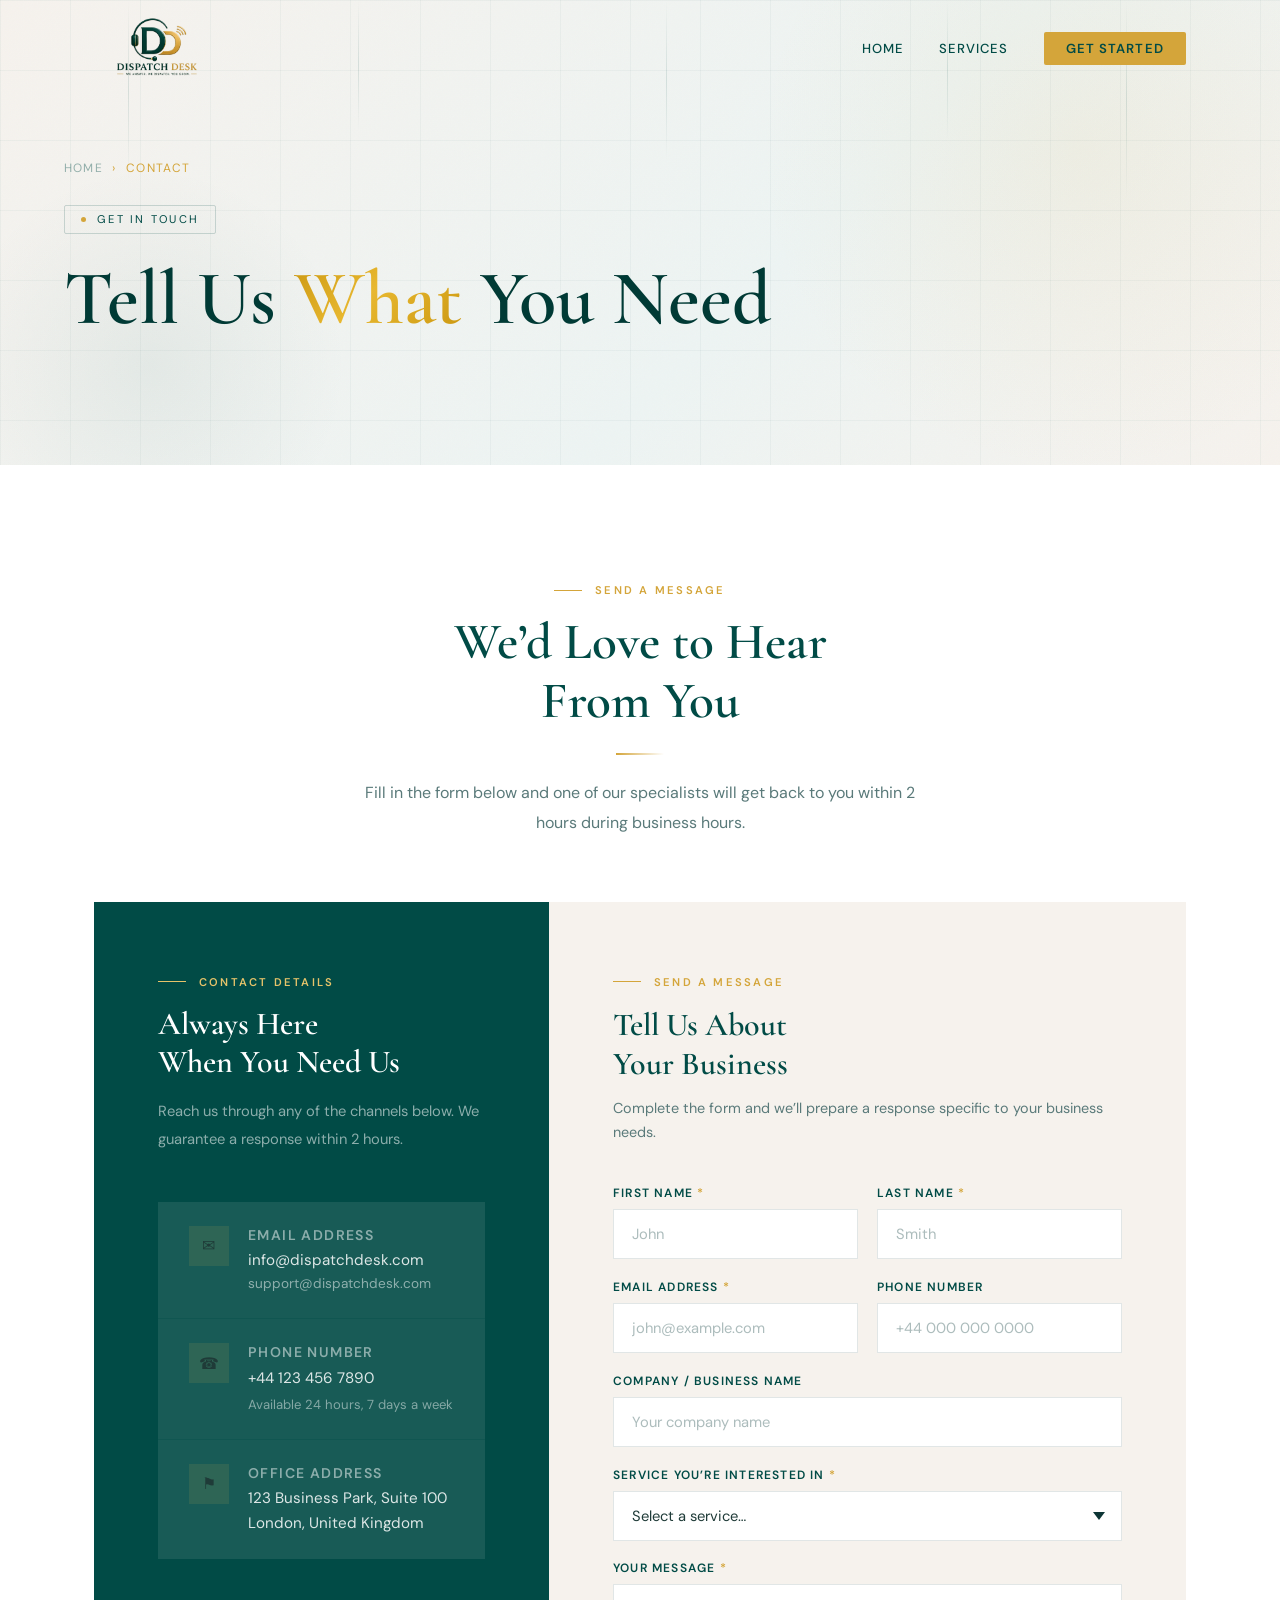
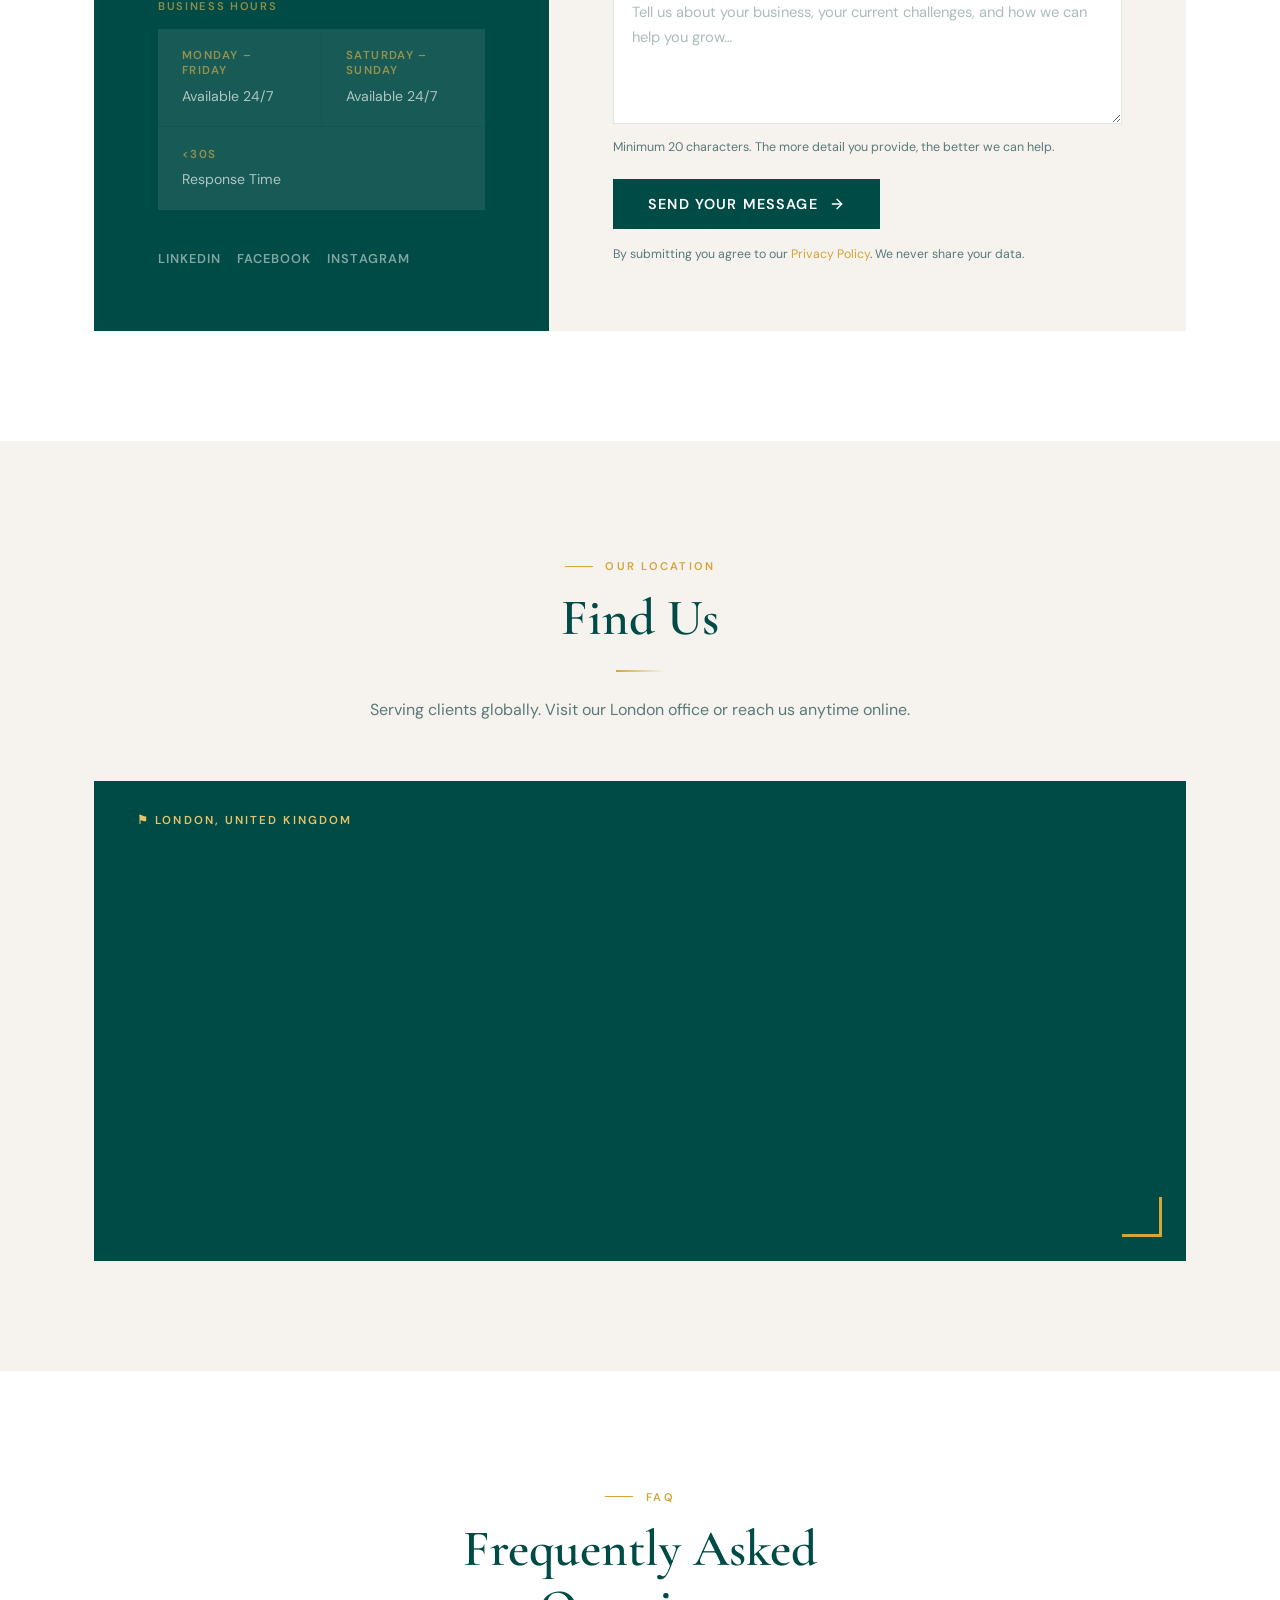
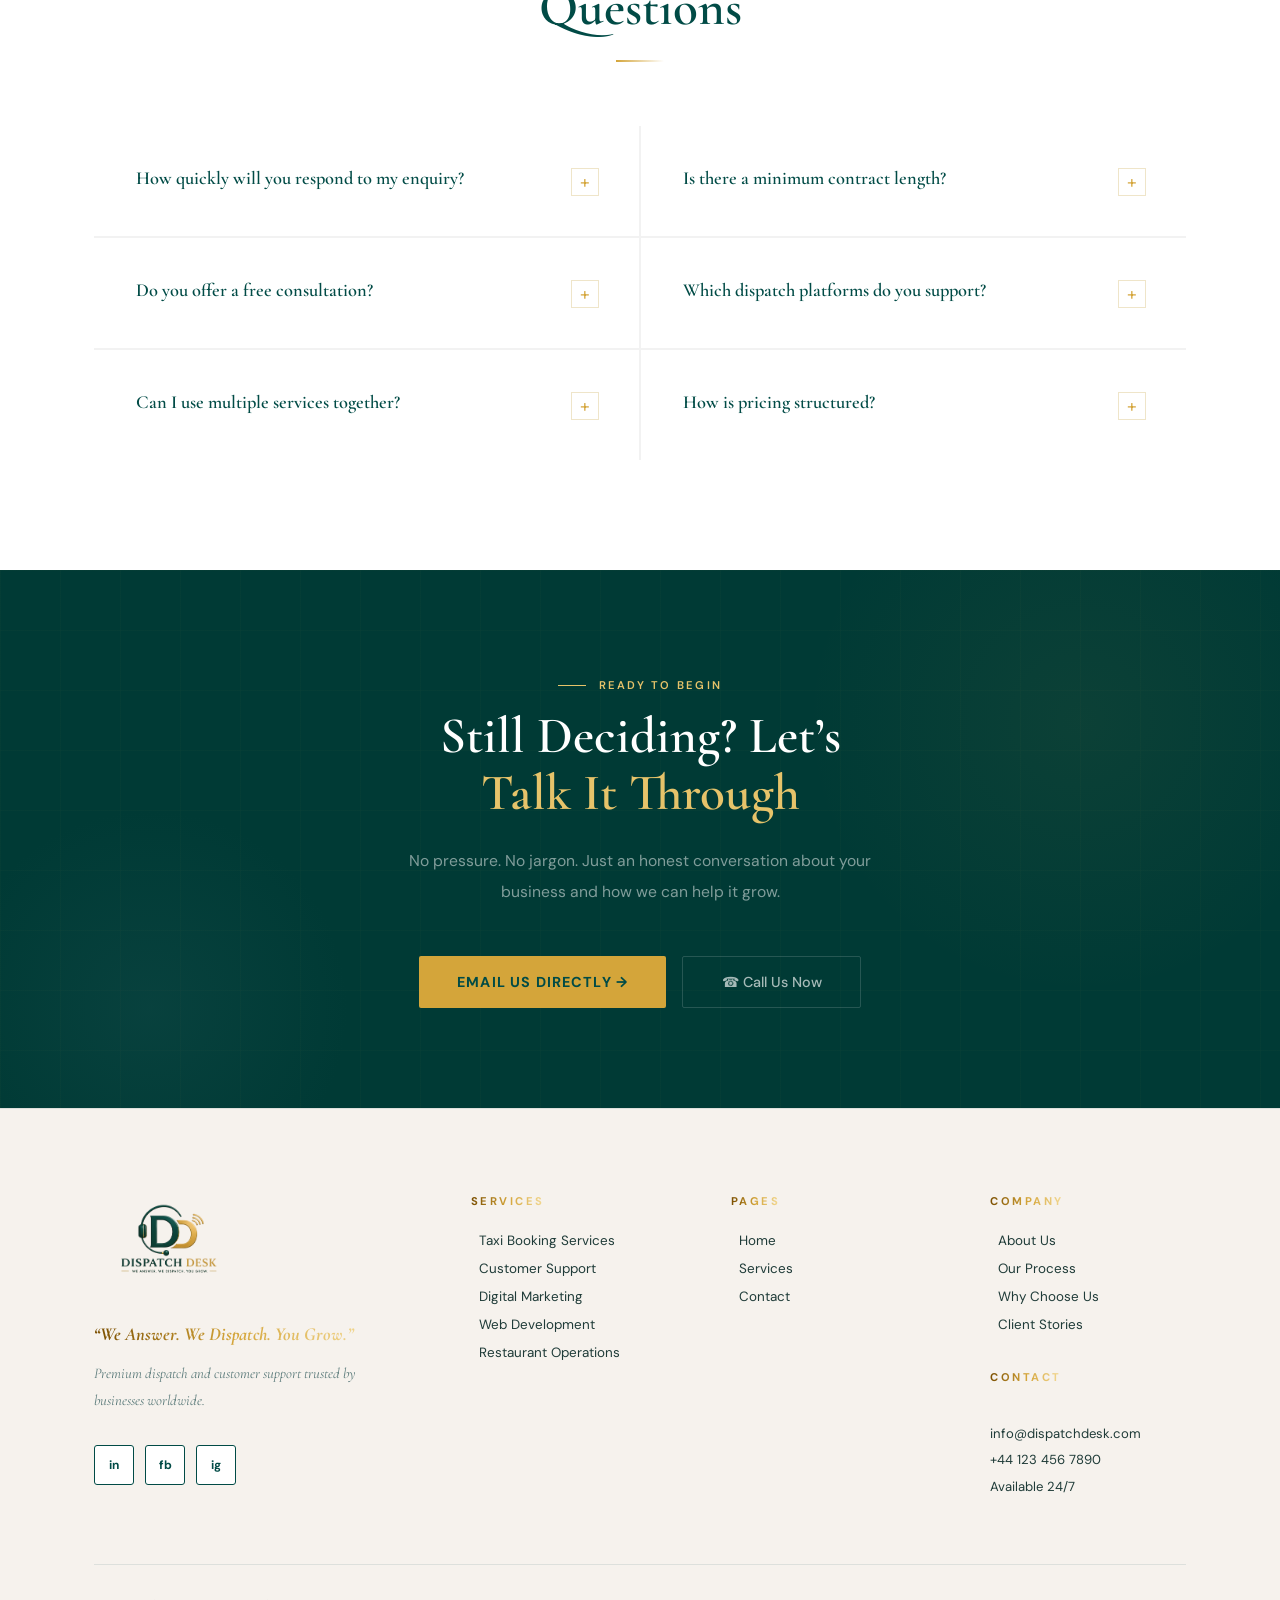
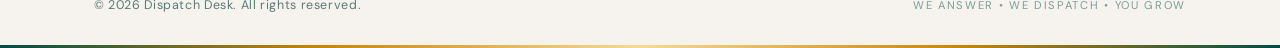
<file: contact/index.html>
<!DOCTYPE html>
<html lang="en">
<head>
<meta charset="UTF-8">
<meta name="viewport" content="width=device-width, initial-scale=1.0">
<link rel="icon" type="image/png" href="../logo.png">
<link rel="apple-touch-icon" href="../logo.png">
<title>Contact Us — Dispatch Desk</title>
<link href="https://fonts.googleapis.com/css2?family=Cormorant+Garamond:ital,wght@0,400;0,500;0,600;0,700;1,400;1,600&family=DM+Sans:wght@300;400;500;600&display=swap" rel="stylesheet">
<style>
*,*::before,*::after{margin:0;padding:0;box-sizing:border-box}
:root{
  --teal:#014B46;
  --teal-2:#065E57;
  --teal-3:#0A6B63;
  --gold:#D4A53A;
  --gold-2:#E6C36A;
  --gold-3:#F4DB97;
  --gold-pale:rgba(212,165,58,.12);
  --cream:#F6F2ED;
  --white:#ffffff;
  --dark:#003A35;
  --text:#1F3B38;
  --muted:#5a7a7a;
}
html{scroll-behavior:smooth;overflow-x:hidden}
body{font-family:'DM Sans',sans-serif;background:var(--cream);color:var(--text);overflow-x:hidden}
::-webkit-scrollbar{width:5px}
::-webkit-scrollbar-track{background:var(--dark)}
::-webkit-scrollbar-thumb{background:var(--gold);border-radius:3px}

/* ========== NAV ========== */
.nav{position:fixed;top:0;width:100%;z-index:9999;transition:all .4s ease}
.nav.scrolled{background:rgba(246,242,237,.97);backdrop-filter:blur(24px);box-shadow:0 2px 16px rgba(0,0,0,.08)}
.nav.scrolled .nav-links a{color:var(--teal)}
.nav.scrolled .nav-links a:hover{color:var(--gold)}
.nav-inner{max-width:1220px;margin:0 auto;padding:0 5%;display:flex;align-items:center;justify-content:space-between;height:94px}
.nav-logo{display:inline-flex;align-items:center}
.nav-logo img{height:84px;object-fit:contain;transition:transform .3s;filter:none}
.nav-logo:hover img{transform:scale(1.04)}
.nav-links{display:flex;align-items:center;gap:2.2rem;list-style:none}
.nav-links a{color:var(--teal);text-decoration:none;font-size:.82rem;font-weight:500;letter-spacing:.08em;text-transform:uppercase;transition:color .3s;position:relative;padding:4px 0}
.nav-links a::after{content:'';position:absolute;bottom:0;left:0;width:0;height:1px;background:var(--gold-2);transition:width .35s ease}
.nav-links a:hover{color:var(--gold-2)}
.nav-links a:hover::after,.nav-links a.active::after{width:100%}
.nav-links a.active{color:var(--gold-2)}
.nav-cta-btn{background:var(--gold)!important;color:var(--teal)!important;padding:.5rem 1.4rem!important;font-weight:600!important;border-radius:2px;transition:background .3s,transform .3s!important}
.nav-cta-btn::after{display:none!important}
.nav-cta-btn:hover{background:var(--gold-2)!important;transform:translateY(-2px)!important}
.nav-hamburger{display:none;flex-direction:column;gap:5px;cursor:pointer;padding:8px;z-index:10001}
.nav-hamburger span{display:block;width:26px;height:2px;background:var(--gold);border-radius:2px;transition:all .4s cubic-bezier(.23,1,.32,1)}
.nav-hamburger.open span:nth-child(1){transform:translateY(7px) rotate(45deg)}
.nav-hamburger.open span:nth-child(2){opacity:0;transform:scaleX(0)}
.nav-hamburger.open span:nth-child(3){transform:translateY(-7px) rotate(-45deg)}
.mobile-menu{position:fixed;inset:0;background:var(--teal);z-index:9998;display:flex;flex-direction:column;align-items:center;justify-content:center;transform:translateX(100%);transition:transform .55s cubic-bezier(.77,0,.175,1);pointer-events:none}
.mobile-menu.open{transform:translateX(0);pointer-events:all}
.mobile-menu-logo{position:absolute;top:1.5rem;left:5%;opacity:.1}
.mobile-menu-logo img{height:60px;}
.mobile-menu-links{list-style:none;text-align:center;width:100%}
.mobile-menu-links li{border-bottom:1px solid rgba(255,255,255,.06);overflow:hidden}
.mobile-menu-links a{display:block;padding:1.4rem 2rem;font-family:'Cormorant Garamond',serif;font-size:2.2rem;font-weight:600;color:rgba(255,255,255,.7);text-decoration:none;letter-spacing:.05em;transition:all .35s;position:relative}
.mobile-menu-links a::before{content:'';position:absolute;left:0;top:0;bottom:0;width:3px;background:var(--gold);transform:scaleY(0);transition:transform .3s}
.mobile-menu-links a:hover{color:var(--gold-2);padding-left:3rem}
.mobile-menu-links a:hover::before{transform:scaleY(1)}
.mobile-menu-links li{transform:translateX(60px);opacity:0;transition:transform .5s ease,opacity .5s ease}
.mobile-menu.open li:nth-child(1){transform:none;opacity:1;transition-delay:.1s}
.mobile-menu.open li:nth-child(2){transform:none;opacity:1;transition-delay:.15s}
.mobile-menu.open li:nth-child(3){transform:none;opacity:1;transition-delay:.2s}
.mobile-menu.open li:nth-child(4){transform:none;opacity:1;transition-delay:.25s}
.mobile-menu.open li:nth-child(5){transform:none;opacity:1;transition-delay:.3s}
.mobile-menu-bottom{position:absolute;bottom:3rem;text-align:center}
.mobile-menu-bottom a{display:inline-block;background:var(--gold);color:var(--teal);padding:.9rem 2.5rem;font-weight:700;font-size:.95rem;letter-spacing:.08em;text-transform:uppercase;text-decoration:none;border-radius:2px;margin-bottom:1.2rem}
.mobile-menu-tagline{font-size:.78rem;letter-spacing:.2em;text-transform:uppercase;color:rgba(255,255,255,.25)}

/* ========== HERO ========== */
.page-hero{padding:160px 5% 100px;background:linear-gradient(135deg,var(--cream) 0%,#edf4f3 60%,var(--cream) 100%);position:relative;overflow:hidden}
.hero-noise{position:absolute;inset:0;opacity:.025;background-image:url("data:image/svg+xml,%3Csvg viewBox='0 0 256 256' xmlns='http://www.w3.org/2000/svg'%3E%3Cfilter id='n'%3E%3CfeTurbulence type='fractalNoise' baseFrequency='0.9' numOctaves='4' stitchTiles='stitch'/%3E%3C/filter%3E%3Crect width='100%25' height='100%25' filter='url(%23n)'/%3E%3C/svg%3E");background-size:200px;pointer-events:none}
.hero-grid{position:absolute;inset:0;background-image:linear-gradient(rgba(1,75,70,.04) 1px,transparent 1px),linear-gradient(90deg,rgba(1,75,70,.04) 1px,transparent 1px);background-size:70px 70px;pointer-events:none}
.hero-glow{position:absolute;width:700px;height:700px;border-radius:50%;background:radial-gradient(circle,rgba(212,165,58,.08) 0%,transparent 65%);top:-200px;right:-150px;pointer-events:none;animation:glowPulse 8s ease-in-out infinite alternate}
.hero-glow-2{position:absolute;width:400px;height:400px;border-radius:50%;background:radial-gradient(circle,rgba(1,75,70,.06) 0%,transparent 70%);bottom:-100px;left:-50px;pointer-events:none}
@keyframes glowPulse{0%{transform:scale(1)}100%{transform:scale(1.15)}}
.hero-lines{position:absolute;inset:0;overflow:hidden;pointer-events:none}
.hero-lines span{position:absolute;width:1px;background:linear-gradient(to bottom,transparent,rgba(1,75,70,.12),transparent);animation:lineRise 10s linear infinite}
.hero-lines span:nth-child(1){left:10%;height:180px;animation-duration:9s}
.hero-lines span:nth-child(2){left:28%;height:130px;animation-duration:12s;animation-delay:2s}
.hero-lines span:nth-child(3){left:52%;height:160px;animation-duration:8s;animation-delay:4s}
.hero-lines span:nth-child(4){left:74%;height:140px;animation-duration:11s;animation-delay:1s}
.hero-lines span:nth-child(5){left:88%;height:200px;animation-duration:10s;animation-delay:3s}
@keyframes lineRise{0%{top:110%;opacity:0}10%{opacity:1}90%{opacity:1}100%{top:-20%;opacity:0}}
.hero-inner{max-width:1220px;margin:0 auto;position:relative;z-index:1}
.breadcrumb{display:flex;align-items:center;gap:.6rem;font-size:.75rem;letter-spacing:.1em;text-transform:uppercase;color:rgba(1,75,70,.4);margin-bottom:1.8rem;opacity:0;animation:aUp .7s ease .2s forwards}
.breadcrumb a{color:rgba(1,75,70,.4);text-decoration:none;transition:color .3s}
.breadcrumb a:hover{color:var(--gold)}
.breadcrumb span{color:var(--gold)}
.hero-tag{display:inline-flex;align-items:center;gap:.7rem;border:1px solid rgba(1,75,70,.18);padding:.4rem 1rem;border-radius:2px;font-size:.7rem;letter-spacing:.2em;text-transform:uppercase;color:var(--teal);margin-bottom:1.5rem;opacity:0;animation:aUp .7s ease .3s forwards}
.hero-tag-dot{width:5px;height:5px;border-radius:50%;background:var(--gold);animation:blink 2s ease infinite}
@keyframes blink{0%,100%{opacity:1}50%{opacity:.2}}
.page-hero h1{font-family:'Cormorant Garamond',serif;font-size:clamp(3rem,6vw,5rem);font-weight:600;color:var(--dark);line-height:1.08;margin-bottom:1.5rem;opacity:0;animation:aUp .9s ease .4s forwards}
.page-hero h1 .gold{background:linear-gradient(135deg,#C9950E 0%,#E8B830 45%,#C9950E 100%);-webkit-background-clip:text;-webkit-text-fill-color:transparent;background-clip:text}
.page-hero p{font-size:1.05rem;color:var(--text);line-height:2;max-width:580px;opacity:0;animation:aUp .9s ease .6s forwards}
.hero-contact-pills{display:flex;gap:1rem;flex-wrap:wrap;margin-top:2.5rem;opacity:0;animation:aUp .9s ease .8s forwards}
.contact-pill{display:inline-flex;align-items:center;gap:.6rem;background:rgba(1,75,70,.06);border:1px solid rgba(1,75,70,.15);padding:.55rem 1.2rem;font-size:.8rem;color:var(--teal);border-radius:2px;text-decoration:none;transition:all .3s}
.contact-pill:hover{background:var(--gold);border-color:var(--gold);color:var(--teal);font-weight:600}
.contact-pill-icon{font-size:1rem}
@keyframes aUp{from{opacity:0;transform:translateY(24px)}to{opacity:1;transform:translateY(0)}}

/* ========== REVEAL ========== */
[data-reveal]{opacity:0;transition:opacity .85s ease,transform .85s ease}
[data-reveal="up"]{transform:translateY(50px)}
[data-reveal="left"]{transform:translateX(-50px)}
[data-reveal="right"]{transform:translateX(50px)}
[data-reveal="scale"]{transform:scale(.94)}
[data-reveal].is-visible{opacity:1;transform:none}

/* ========== SECTION UTILS ========== */
.sec{padding:110px 0}
.sec-inner{max-width:1220px;margin:0 auto;padding:0 5%}
.tag{display:inline-flex;align-items:center;gap:.8rem;font-size:.7rem;letter-spacing:.2em;text-transform:uppercase;color:var(--gold);font-weight:600;margin-bottom:1rem}
.tag::before{content:'';display:inline-block;width:28px;height:1px;background:var(--gold);flex-shrink:0}
.h2{font-family:'Cormorant Garamond',serif;font-size:clamp(2.2rem,4vw,3.2rem);font-weight:600;color:var(--teal);line-height:1.15;margin-bottom:1.2rem}
.h2-white{color:var(--white)}
.lead{font-size:1rem;color:var(--muted);line-height:1.9;max-width:560px}
.divider{width:48px;height:2px;background:linear-gradient(to right,var(--gold),transparent);margin:1.4rem 0}

/* ========== CONTACT MAIN SECTION ========== */
.contact-sec{background:var(--white)}
.contact-grid{display:grid;grid-template-columns:1fr 1.4fr;gap:0;margin-top:4rem;background:rgba(0,0,0,.04)}
.contact-info{background:var(--teal);padding:4rem;display:flex;flex-direction:column;gap:0}
.contact-info-top{margin-bottom:3rem}
.contact-info-top .tag{color:var(--gold-2)}
.contact-info-top .tag::before{background:var(--gold-2)}
.contact-info-top h3{font-family:'Cormorant Garamond',serif;font-size:2rem;font-weight:600;color:var(--white);line-height:1.2;margin-bottom:1rem}
.contact-info-top p{font-size:.92rem;color:rgba(255,255,255,.55);line-height:1.9}
.contact-items{display:flex;flex-direction:column;gap:1px;background:rgba(255,255,255,.06);margin-bottom:2.5rem}
.contact-item{background:rgba(255,255,255,.03);padding:1.5rem 1.8rem;display:flex;align-items:flex-start;gap:1.2rem;transition:background .3s;border-left:2px solid transparent}
.contact-item:hover{background:rgba(255,255,255,.07);border-left-color:var(--gold)}
.contact-item-icon{width:40px;height:40px;min-width:40px;background:rgba(201,168,76,.12);display:flex;align-items:center;justify-content:center;font-size:1rem;flex-shrink:0;transition:background .3s}
.contact-item:hover .contact-item-icon{background:var(--gold)}
.contact-item-body h4{font-size:.88rem;font-weight:600;color:rgba(255,255,255,.5);text-transform:uppercase;letter-spacing:.1em;margin-bottom:.3rem}
.contact-item-body a,.contact-item-body p{font-size:.95rem;color:rgba(255,255,255,.85);text-decoration:none;display:block;line-height:1.6;transition:color .3s}
.contact-item-body a:hover{color:var(--gold-2)}
.hours-grid{display:grid;grid-template-columns:1fr 1fr;gap:1px;background:rgba(255,255,255,.06)}
.hours-cell{background:rgba(255,255,255,.03);padding:1.2rem 1.5rem}
.hours-cell h5{font-size:.72rem;letter-spacing:.12em;text-transform:uppercase;color:rgba(201,168,76,.7);font-weight:600;margin-bottom:.4rem}
.hours-cell p{font-size:.88rem;color:rgba(255,255,255,.65);line-height:1.6}
.social-row{display:flex;gap:.6rem;margin-top:2.5rem}
.social-btn{width:38px;height:38px;border:1px solid rgba(255,255,255,.12);display:flex;align-items:center;justify-content:center;color:rgba(255,255,255,.4);font-size:.72rem;font-weight:700;text-decoration:none;transition:all .3s;border-radius:2px}
.social-btn:hover{border-color:var(--gold);color:var(--gold);background:rgba(201,168,76,.08)}

/* ========== FORM ========== */
.contact-form-wrap{background:var(--cream);padding:4rem}
.form-header{margin-bottom:2.5rem}
.form-header .tag{color:var(--gold)}
.form-header h3{font-family:'Cormorant Garamond',serif;font-size:2rem;font-weight:600;color:var(--teal);margin-bottom:.8rem}
.form-header p{font-size:.9rem;color:var(--muted);line-height:1.7}
.form-grid{display:grid;grid-template-columns:1fr 1fr;gap:1.2rem}
.form-group{display:flex;flex-direction:column;gap:.5rem}
.form-group.full{grid-column:1/-1}
.form-group label{font-size:.75rem;font-weight:600;letter-spacing:.1em;text-transform:uppercase;color:var(--teal)}
.form-group input,.form-group textarea,.form-group select{width:100%;background:var(--white);border:1px solid rgba(13,53,53,.12);padding:.9rem 1.1rem;font-family:'DM Sans',sans-serif;font-size:.92rem;color:var(--text);outline:none;transition:all .35s;border-radius:0;appearance:none;-webkit-appearance:none}
.form-group select{background-image:url("data:image/svg+xml,%3Csvg xmlns='http://www.w3.org/2000/svg' width='12' height='8' viewBox='0 0 12 8'%3E%3Cpath fill='%230d3535' d='M6 8L0 0h12z'/%3E%3C/svg%3E");background-repeat:no-repeat;background-position:right 1rem center;padding-right:2.5rem;cursor:pointer}
.form-group input:focus,.form-group textarea:focus,.form-group select:focus{border-color:var(--gold);box-shadow:0 0 0 3px rgba(201,168,76,.1)}
.form-group input::placeholder,.form-group textarea::placeholder{color:rgba(90,122,122,.5)}
.form-group textarea{min-height:140px;resize:vertical;line-height:1.7}
.form-note{font-size:.78rem;color:var(--muted);margin-top:.4rem}
.form-submit-row{display:flex;align-items:center;justify-content:space-between;flex-wrap:wrap;gap:1rem;margin-top:1.5rem}
.btn-submit{display:inline-flex;align-items:center;gap:.7rem;background:var(--teal);color:var(--white);padding:1rem 2.2rem;font-weight:600;font-size:.9rem;letter-spacing:.08em;text-transform:uppercase;border:none;cursor:pointer;transition:all .35s;position:relative;overflow:hidden;font-family:'DM Sans',sans-serif}
.btn-submit::before{content:'';position:absolute;inset:0;background:var(--gold);transform:translateX(-100%);transition:transform .4s ease;z-index:0}
.btn-submit:hover{color:var(--teal)}
.btn-submit:hover::before{transform:translateX(0)}
.btn-submit span,.btn-submit svg{position:relative;z-index:1;transition:transform .35s}
.btn-submit:hover .btn-arrow{transform:translateX(5px)}
.form-privacy{font-size:.77rem;color:var(--muted);line-height:1.6}
.form-privacy a{color:var(--gold);text-decoration:none}
.form-privacy a:hover{text-decoration:underline}

/* Success state */
.form-success{display:none;text-align:center;padding:3rem 2rem}
.form-success-icon{font-size:3rem;margin-bottom:1.2rem;display:block}
.form-success h4{font-family:'Cormorant Garamond',serif;font-size:1.8rem;color:var(--teal);margin-bottom:.8rem;font-weight:600}
.form-success p{font-size:.92rem;color:var(--muted);line-height:1.8}

/* ========== MAP SECTION ========== */
.map-sec{background:var(--cream);padding:110px 0}
.map-inner{max-width:1220px;margin:0 auto;padding:0 5%}
.map-header{text-align:center;max-width:600px;margin:0 auto 3.5rem;data-reveal:up}
.map-container{position:relative;height:480px;background:var(--teal);overflow:hidden}
.map-container iframe{width:100%;height:100%;border:none;filter:grayscale(30%) contrast(1.1)}
.map-overlay-tag{position:absolute;top:1.5rem;left:1.5rem;background:var(--teal);color:var(--gold-2);padding:.5rem 1.2rem;font-size:.72rem;letter-spacing:.18em;text-transform:uppercase;font-weight:600;z-index:1;font-family:'DM Sans',sans-serif}
.map-corner{position:absolute;bottom:1.5rem;right:1.5rem;width:40px;height:40px;border-bottom:3px solid var(--gold);border-right:3px solid var(--gold);z-index:1;pointer-events:none}

/* ========== FAQ ========== */
.faq-sec{background:var(--white)}
.faq-grid{display:grid;grid-template-columns:1fr 1fr;gap:2px;background:rgba(0,0,0,.05);margin-top:4rem}
.faq-item{background:var(--white);padding:2.5rem;transition:background .3s;border-left:2px solid transparent;cursor:pointer}
.faq-item:hover,.faq-item.open{background:var(--cream);border-left-color:var(--gold)}
.faq-q{display:flex;align-items:flex-start;justify-content:space-between;gap:1rem}
.faq-q h4{font-family:'Cormorant Garamond',serif;font-size:1.15rem;font-weight:600;color:var(--teal);line-height:1.4}
.faq-toggle{width:28px;height:28px;min-width:28px;border:1px solid rgba(201,168,76,.3);display:flex;align-items:center;justify-content:center;font-size:1.1rem;color:var(--gold);transition:all .35s;flex-shrink:0;margin-top:2px}
.faq-item.open .faq-toggle{background:var(--gold);color:var(--teal);transform:rotate(45deg)}
.faq-a{max-height:0;overflow:hidden;transition:max-height .4s ease,opacity .4s ease,margin .4s ease;opacity:0;margin-top:0}
.faq-item.open .faq-a{max-height:200px;opacity:1;margin-top:1.2rem}
.faq-a p{font-size:.9rem;color:var(--muted);line-height:1.85}

/* ========== CTA STRIP ========== */
.cta-strip{background:var(--dark);padding:100px 0;position:relative;overflow:hidden}
.cta-strip-bg{position:absolute;width:600px;height:600px;border-radius:50%;background:radial-gradient(circle,rgba(201,168,76,.06) 0%,transparent 65%);top:-150px;right:-100px;pointer-events:none}
.cta-strip-bg-2{position:absolute;width:400px;height:400px;border-radius:50%;background:radial-gradient(circle,rgba(26,82,82,.3) 0%,transparent 70%);bottom:-100px;left:-50px;pointer-events:none}
.cta-strip-grid{position:absolute;inset:0;background-image:linear-gradient(rgba(201,168,76,.025) 1px,transparent 1px),linear-gradient(90deg,rgba(201,168,76,.025) 1px,transparent 1px);background-size:60px 60px;pointer-events:none}
.cta-strip-inner{max-width:1220px;margin:0 auto;padding:0 5%;text-align:center;position:relative;z-index:1}
.cta-strip-inner .tag::before{background:var(--gold-2)}
.cta-strip-inner .tag{color:var(--gold-2);justify-content:center}
.cta-strip-inner h2{font-family:'Cormorant Garamond',serif;font-size:clamp(2.4rem,4vw,3.6rem);font-weight:600;color:var(--white);line-height:1.1;margin-bottom:1.5rem}
.cta-strip-inner h2 em{font-style:normal;color:var(--gold-2)}
.cta-strip-inner p{font-size:.98rem;color:rgba(255,255,255,.5);line-height:2;max-width:520px;margin:0 auto 3rem}
.cta-actions{display:flex;gap:1rem;justify-content:center;flex-wrap:wrap}
.btn-gold{display:inline-flex;align-items:center;gap:.7rem;background:var(--gold);color:var(--teal);padding:1rem 2.4rem;font-weight:700;font-size:.9rem;letter-spacing:.08em;text-transform:uppercase;border-radius:2px;text-decoration:none;transition:all .3s}
.btn-gold:hover{background:var(--gold-2);transform:translateY(-3px);box-shadow:0 15px 40px rgba(201,168,76,.2)}
.btn-outline-w{display:inline-flex;align-items:center;gap:.7rem;background:transparent;color:rgba(255,255,255,.65);padding:1rem 2.4rem;font-weight:500;font-size:.9rem;border:1px solid rgba(255,255,255,.15);border-radius:2px;text-decoration:none;transition:all .3s}
.btn-outline-w:hover{border-color:var(--gold-2);color:var(--gold-2);transform:translateY(-3px)}

/* ========== FOOTER ========== */
@keyframes gold-slide{0%{background-position:200% center}100%{background-position:-200% center}}
.footer{background:var(--cream);border-top:1px solid rgba(1,75,70,.1);padding:80px 0 0}
.footer-inner{max-width:1220px;margin:0 auto;padding:0 5%}
.footer-top{display:grid;grid-template-columns:1.6fr 1fr 1fr 1fr;gap:4rem;padding-bottom:4rem;border-bottom:1px solid rgba(1,75,70,.1)}
.footer-logo-wrap{display:inline-block;margin-bottom:1.5rem}
.footer-logo{height:100px;object-fit:contain;opacity:.95;display:block}
.footer-tagline{font-family:'Cormorant Garamond',serif;font-size:.92rem;font-style:italic;color:var(--muted);line-height:1.8;max-width:280px;margin-bottom:2rem}
.footer-socials{display:flex;gap:.7rem}
.social-link{width:40px;height:40px;border:1.5px solid var(--teal);display:flex;align-items:center;justify-content:center;color:var(--teal);font-size:.75rem;font-weight:700;text-decoration:none;transition:all .3s;border-radius:3px;background:#fff}
.social-link:hover{border-color:var(--gold);color:#fff;background:linear-gradient(135deg,#C9850A,#E8B830);box-shadow:0 4px 16px rgba(212,165,58,.35);transform:translateY(-2px)}
.footer-top h5{font-size:.7rem;letter-spacing:.22em;text-transform:uppercase;font-weight:700;margin-bottom:1.5rem;background:linear-gradient(90deg,#7A4E00,#D4A53A,#F4DB97,#D4A53A,#7A4E00);background-size:200% 100%;-webkit-background-clip:text;-webkit-text-fill-color:transparent;background-clip:text;animation:gold-slide 4s linear infinite;display:inline-block}
.footer-links{list-style:none;display:flex;flex-direction:column;gap:.7rem}
.footer-links a{font-size:.84rem;color:var(--text);text-decoration:none;transition:all .3s;display:flex;align-items:center;gap:.5rem}
.footer-links a::before{content:'';width:0;height:1px;background:var(--gold);transition:width .3s;flex-shrink:0}
.footer-links a:hover{color:var(--teal);padding-left:.3rem}.footer-links a:hover::before{width:12px}
.footer-bottom{padding:2rem 0;display:flex;align-items:center;justify-content:space-between;flex-wrap:wrap;gap:1rem}
.footer-copy{font-size:.78rem;color:var(--muted);letter-spacing:.05em}
.footer-badge{font-size:.7rem;letter-spacing:.15em;text-transform:uppercase;color:rgba(1,75,70,.5)}
.footer-bar{height:3px;background:linear-gradient(to right,var(--teal),#C9850A,#F4DB97,#C9850A,var(--teal))}

/* ========== RESPONSIVE ========== */
@media(max-width:1024px){
  .contact-grid,.faq-grid{grid-template-columns:1fr}
  .footer-top{grid-template-columns:1fr 1fr;gap:3rem}
}
@media(max-width:768px){
  .nav-links{display:none}
  .nav-hamburger{display:flex}
  .page-hero{padding:130px 5% 70px}
  .page-hero h1{font-size:2.8rem}
  .contact-info,.contact-form-wrap{padding:2.5rem}
  .form-grid{grid-template-columns:1fr}
  .form-group.full{grid-column:1}
  .map-container{height:320px}
  .footer-top{grid-template-columns:1fr;gap:2.5rem}
  .footer-bottom{flex-direction:column;text-align:center}
  .faq-grid{grid-template-columns:1fr}
}
@media(max-width:520px){
  .page-hero h1{font-size:2.2rem}
  .cta-strip-inner h2{font-size:2.2rem}
  .cta-actions{flex-direction:column;align-items:center}
  .hours-grid{grid-template-columns:1fr}
  .hero-contact-pills{flex-direction:column;gap:.7rem}
}
</style>
</head>
<body>

<!-- MOBILE MENU -->
<div class="mobile-menu" id="mobileMenu">
  <div class="mobile-menu-logo"><img src="../logo.png" alt=""></div>
  <ul class="mobile-menu-links">
    <li><a href="../" onclick="closeMenu()">Home</a></li>
    <li><a href="../services/" onclick="closeMenu()">Services</a></li>
  </ul>
  <div class="mobile-menu-bottom">
    <a href="#contact-form" onclick="closeMenu()">Get Started &rarr;</a>
    <div class="mobile-menu-tagline">We Answer &bull; We Dispatch &bull; You Grow</div>
  </div>
</div>

<!-- NAV -->
<nav class="nav scrolled" id="mainNav">
  <div class="nav-inner">
    <a class="nav-logo" href="../"><img src="../logo.png" alt="Dispatch Desk"></a>
    <ul class="nav-links">
      <li><a href="../">Home</a></li>
      <li><a href="../services/">Services</a></li>
      <li><a href="#contact-form" class="nav-cta-btn">Get Started</a></li>
    </ul>
    <div class="nav-hamburger" id="hamburger" onclick="toggleMenu()">
      <span></span><span></span><span></span>
    </div>
  </div>
</nav>

<!-- PAGE HERO -->
<section class="page-hero">
  <div class="hero-noise"></div>
  <div class="hero-grid"></div>
  <div class="hero-glow"></div>
  <div class="hero-glow-2"></div>
  <div class="hero-lines"><span></span><span></span><span></span><span></span><span></span></div>
  <div class="hero-inner">
    <div class="breadcrumb">
      <a href="../">Home</a><span>&rsaquo;</span><span>Contact</span>
    </div>
    <div class="hero-tag"><span class="hero-tag-dot"></span>Get In Touch</div>
    <h1>Tell Us <span class="gold">What</span> You Need</h1>
  </div>
</section>

<!-- CONTACT MAIN -->
<section class="sec contact-sec" id="contact-form">
  <div class="sec-inner">
    <div style="text-align:center;max-width:620px;margin:0 auto" data-reveal="up">
      <span class="tag" style="justify-content:center">Send a Message</span>
      <h2 class="h2">We&rsquo;d Love to Hear<br>From You</h2>
      <div class="divider" style="margin:1.4rem auto"></div>
      <p class="lead" style="margin:0 auto">Fill in the form below and one of our specialists will get back to you within 2 hours during business hours.</p>
    </div>
    <div class="contact-grid" data-reveal="up">

      <!-- LEFT: INFO PANEL -->
      <div class="contact-info">
        <div class="contact-info-top">
          <span class="tag">Contact Details</span>
          <h3>Always Here<br>When You Need Us</h3>
          <p>Reach us through any of the channels below. We guarantee a response within 2 hours.</p>
        </div>
        <div class="contact-items">
          <div class="contact-item">
            <div class="contact-item-icon">&#9993;</div>
            <div class="contact-item-body">
              <h4>Email Address</h4>
              <a href="mailto:info@dispatchdesk.com">info@dispatchdesk.com</a>
              <a href="mailto:support@dispatchdesk.com" style="opacity:.6;font-size:.85rem">support@dispatchdesk.com</a>
            </div>
          </div>
          <div class="contact-item">
            <div class="contact-item-icon">&#9742;</div>
            <div class="contact-item-body">
              <h4>Phone Number</h4>
              <a href="tel:+441234567890">+44 123 456 7890</a>
              <p style="font-size:.82rem;opacity:.55;margin-top:.2rem">Available 24 hours, 7 days a week</p>
            </div>
          </div>
          <div class="contact-item">
            <div class="contact-item-icon">&#9873;</div>
            <div class="contact-item-body">
              <h4>Office Address</h4>
              <p>123 Business Park, Suite 100<br>London, United Kingdom</p>
            </div>
          </div>
        </div>
        <div>
          <h5 style="font-size:.7rem;letter-spacing:.15em;text-transform:uppercase;color:rgba(201,168,76,.7);font-weight:600;margin-bottom:1rem">Business Hours</h5>
          <div class="hours-grid">
            <div class="hours-cell"><h5>Monday – Friday</h5><p>Available 24/7</p></div>
            <div class="hours-cell"><h5>Saturday – Sunday</h5><p>Available 24/7</p></div>
            <div class="hours-cell" style="grid-column:1/-1"><h5>&lt;30s</h5><p>Response Time</p></div>
          </div>
        </div>
        <div style="display:flex;gap:1rem;margin-top:2.5rem;flex-wrap:wrap">
          <a href="https://www.linkedin.com/company/126883983" target="_blank" rel="noopener" style="font-size:.8rem;font-weight:600;letter-spacing:.08em;text-transform:uppercase;color:rgba(255,255,255,.5);text-decoration:none;transition:color .3s" onmouseover="this.style.color='#E6C36A'" onmouseout="this.style.color='rgba(255,255,255,.5)'">LinkedIn</a>
          <a href="https://www.facebook.com/profile.php?id=61590507331587" target="_blank" rel="noopener" style="font-size:.8rem;font-weight:600;letter-spacing:.08em;text-transform:uppercase;color:rgba(255,255,255,.5);text-decoration:none;transition:color .3s" onmouseover="this.style.color='#E6C36A'" onmouseout="this.style.color='rgba(255,255,255,.5)'">Facebook</a>
          <a href="https://www.instagram.com/ddesk260/" target="_blank" rel="noopener" style="font-size:.8rem;font-weight:600;letter-spacing:.08em;text-transform:uppercase;color:rgba(255,255,255,.5);text-decoration:none;transition:color .3s" onmouseover="this.style.color='#E6C36A'" onmouseout="this.style.color='rgba(255,255,255,.5)'">Instagram</a>
        </div>
      </div>

      <!-- RIGHT: FORM PANEL -->
      <div class="contact-form-wrap" id="formWrap">
        <div class="form-header">
          <span class="tag">Send a Message</span>
          <h3>Tell Us About<br>Your Business</h3>
          <p>Complete the form and we&rsquo;ll prepare a response specific to your business needs.</p>
        </div>
        <form id="contactForm" novalidate>
          <div class="form-grid">
            <div class="form-group">
              <label for="fname">First Name <span style="color:var(--gold)">*</span></label>
              <input type="text" id="fname" name="fname" placeholder="John" required>
            </div>
            <div class="form-group">
              <label for="lname">Last Name <span style="color:var(--gold)">*</span></label>
              <input type="text" id="lname" name="lname" placeholder="Smith" required>
            </div>
            <div class="form-group">
              <label for="email">Email Address <span style="color:var(--gold)">*</span></label>
              <input type="email" id="email" name="email" placeholder="john@example.com" required>
            </div>
            <div class="form-group">
              <label for="phone">Phone Number</label>
              <input type="tel" id="phone" name="phone" placeholder="+44 000 000 0000">
            </div>
            <div class="form-group full">
              <label for="company">Company / Business Name</label>
              <input type="text" id="company" name="company" placeholder="Your company name">
            </div>
            <div class="form-group full">
              <label for="service">Service You&rsquo;re Interested In <span style="color:var(--gold)">*</span></label>
              <select id="service" name="service" required>
                <option value="" disabled selected>Select a service&hellip;</option>
                <option value="taxi">Taxi Booking Services</option>
                <option value="support">Customer Support</option>
                <option value="marketing">Digital Marketing</option>
                <option value="webdev">Web Development</option>
                <option value="restaurant">Restaurant Operations</option>
                <option value="multiple">Multiple Services</option>
                <option value="other">Other / Not Sure</option>
              </select>
            </div>
            <div class="form-group full">
              <label for="message">Your Message <span style="color:var(--gold)">*</span></label>
              <textarea id="message" name="message" placeholder="Tell us about your business, your current challenges, and how we can help you grow&hellip;" required></textarea>
              <span class="form-note">Minimum 20 characters. The more detail you provide, the better we can help.</span>
            </div>
          </div>
          <div class="form-submit-row">
            <button type="submit" class="btn-submit" id="submitBtn">
              <span>Send Your Message</span>
              <svg class="btn-arrow" width="16" height="16" viewBox="0 0 24 24" fill="none" stroke="currentColor" stroke-width="2" stroke-linecap="round" stroke-linejoin="round"><line x1="5" y1="12" x2="19" y2="12"/><polyline points="12 5 19 12 12 19"/></svg>
            </button>
            <p class="form-privacy">By submitting you agree to our <a href="../privacy/">Privacy Policy</a>. We never share your data.</p>
          </div>
        </form>
        <div class="form-success" id="formSuccess">
          <span class="form-success-icon">&#9670;</span>
          <h4>Message Received!</h4>
          <p>Thank you for reaching out. A member of our team will review your message and get back to you within 2 hours. We look forward to speaking with you.</p>
        </div>
      </div>

    </div>
  </div>
</section>

<!-- MAP -->
<section class="map-sec" id="map">
  <div class="map-inner">
    <div class="map-header" data-reveal="up">
      <span class="tag" style="justify-content:center">Our Location</span>
      <h2 class="h2" style="text-align:center">Find Us</h2>
      <div class="divider" style="margin:1.4rem auto"></div>
      <p class="lead" style="text-align:center;margin:0 auto">Serving clients globally. Visit our London office or reach us anytime online.</p>
    </div>
    <div class="map-container" data-reveal="scale">
      <iframe
        src="https://www.google.com/maps/embed?pb=!1m18!1m12!1m3!1d158858.47340193!2d-0.24168!3d51.52855!2m3!1f0!2f0!3f0!3m2!1i1024!2i768!4f13.1!3m3!1m2!1s0x47d8a00baf21de75%3A0x52963a5addd52a99!2sLondon%2C%20UK!5e0!3m2!1sen!2s!4v1700000000000!5m2!1sen!2s"
        allowfullscreen="" loading="lazy" referrerpolicy="no-referrer-when-downgrade">
      </iframe>
      <div class="map-overlay-tag">&#9873; London, United Kingdom</div>
      <div class="map-corner"></div>
    </div>
  </div>
</section>

<!-- FAQ -->
<section class="sec faq-sec" id="faq">
  <div class="sec-inner">
    <div style="text-align:center;max-width:600px;margin:0 auto" data-reveal="up">
      <span class="tag" style="justify-content:center">FAQ</span>
      <h2 class="h2">Frequently Asked<br>Questions</h2>
      <div class="divider" style="margin:1.4rem auto"></div>
    </div>
    <div class="faq-grid">
      <div class="faq-item" data-reveal="up" onclick="toggleFaq(this)">
        <div class="faq-q"><h4>How quickly will you respond to my enquiry?</h4><div class="faq-toggle">+</div></div>
        <div class="faq-a"><p>We guarantee a response within 2 hours during business hours. For urgent matters, we recommend calling us directly on +44 123 456 7890 where our team is available 24/7.</p></div>
      </div>
      <div class="faq-item" data-reveal="up" onclick="toggleFaq(this)">
        <div class="faq-q"><h4>Is there a minimum contract length?</h4><div class="faq-toggle">+</div></div>
        <div class="faq-a"><p>No. We offer flexible arrangements tailored to your business. We believe our service quality speaks for itself, so we don&rsquo;t lock clients into long-term contracts.</p></div>
      </div>
      <div class="faq-item" data-reveal="up" onclick="toggleFaq(this)">
        <div class="faq-q"><h4>Do you offer a free consultation?</h4><div class="faq-toggle">+</div></div>
        <div class="faq-a"><p>Absolutely. Every new client starts with a free, no-obligation consultation where we assess your needs and recommend the services that will make the biggest difference.</p></div>
      </div>
      <div class="faq-item" data-reveal="up" onclick="toggleFaq(this)">
        <div class="faq-q"><h4>Which dispatch platforms do you support?</h4><div class="faq-toggle">+</div></div>
        <div class="faq-a"><p>We are certified across Autocab, iCabbi, Cab 9, Cordic, Cab Treasure and Data Master, the six leading platforms in the industry. If you use a different system, contact us to discuss.</p></div>
      </div>
      <div class="faq-item" data-reveal="up" onclick="toggleFaq(this)">
        <div class="faq-q"><h4>Can I use multiple services together?</h4><div class="faq-toggle">+</div></div>
        <div class="faq-a"><p>Yes, and many of our clients do. We offer bundled packages for businesses that need dispatch management alongside customer support, digital marketing or web development.</p></div>
      </div>
      <div class="faq-item" data-reveal="up" onclick="toggleFaq(this)">
        <div class="faq-q"><h4>How is pricing structured?</h4><div class="faq-toggle">+</div></div>
        <div class="faq-a"><p>Pricing is based on your volume and requirements. We don&rsquo;t believe in one-size-fits-all pricing. Contact us and we&rsquo;ll prepare a custom proposal within 24 hours.</p></div>
      </div>
    </div>
  </div>
</section>

<!-- CTA STRIP -->
<section class="cta-strip">
  <div class="cta-strip-bg"></div>
  <div class="cta-strip-bg-2"></div>
  <div class="cta-strip-grid"></div>
  <div class="cta-strip-inner">
    <div data-reveal="up">
      <span class="tag">Ready to Begin</span>
      <h2>Still Deciding? Let&rsquo;s<br><em>Talk It Through</em></h2>
      <p>No pressure. No jargon. Just an honest conversation about your business and how we can help it grow.</p>
      <div class="cta-actions">
        <a href="mailto:info@dispatchdesk.com" class="btn-gold">Email Us Directly &rarr;</a>
        <a href="tel:+441234567890" class="btn-outline-w">&#9742; Call Us Now</a>
      </div>
    </div>
  </div>
</section>

<!-- FOOTER -->
<footer class="footer">
  <div class="footer-inner">
    <div class="footer-top">
      <div data-reveal="up">
        <span class="footer-logo-wrap"><img src="../logo.png" alt="Dispatch Desk" class="footer-logo"></span>
        <p class="footer-tagline"><span style="font-family:'Cormorant Garamond',serif;font-size:1.15rem;font-style:italic;font-weight:700;background:linear-gradient(90deg,#7A4E00,#D4A53A,#F4DB97,#D4A53A,#7A4E00);background-size:200% 100%;-webkit-background-clip:text;-webkit-text-fill-color:transparent;background-clip:text;animation:gold-slide 4s linear infinite;display:block;margin-bottom:.6rem">&ldquo;We Answer. We Dispatch. You Grow.&rdquo;</span>Premium dispatch and customer support trusted by businesses worldwide.</p>
        <div class="footer-socials"><a href="https://www.linkedin.com/company/126883983" target="_blank" rel="noopener" class="social-link">in</a><a href="https://www.facebook.com/profile.php?id=61590507331587" target="_blank" rel="noopener" class="social-link">fb</a><a href="https://www.instagram.com/ddesk260/" target="_blank" rel="noopener" class="social-link">ig</a></div>
      </div>
      <div data-reveal="up">
        <h5>Services</h5>
        <ul class="footer-links">
          <li><a href="../services/#taxi-booking">Taxi Booking Services</a></li>
          <li><a href="../services/#customer-support">Customer Support</a></li>
          <li><a href="../services/#digital-marketing">Digital Marketing</a></li>
          <li><a href="../services/#web-development">Web Development</a></li>
          <li><a href="../services/#restaurant-operations">Restaurant Operations</a></li>
        </ul>
      </div>
      <div data-reveal="up">
        <h5>Pages</h5>
        <ul class="footer-links">
          <li><a href="../">Home</a></li>
          <li><a href="../services/">Services</a></li>
          <li><a href="./">Contact</a></li>
        </ul>
      </div>
      <div data-reveal="up">
        <h5>Company</h5>
        <ul class="footer-links">
          <li><a href="../#about">About Us</a></li>
          <li><a href="../#process">Our Process</a></li>
          <li><a href="../#why-us">Why Choose Us</a></li>
          <li><a href="../#testimonials">Client Stories</a></li>
        </ul>
        <div style="margin-top:2rem">
          <h5>Contact</h5>
          <p style="font-size:.82rem;color:var(--text);line-height:2;margin-top:.8rem">info@dispatchdesk.com<br>+44 123 456 7890<br>Available 24/7</p>
        </div>
      </div>
    </div>
    <div class="footer-bottom">
      <span class="footer-copy">&copy; 2026 Dispatch Desk. All rights reserved.</span>
      <span class="footer-badge">We Answer &bull; We Dispatch &bull; You Grow</span>
    </div>
  </div>
  <div class="footer-bar"></div>
</footer>

<script>
(function(){
  /* NAV */
  var nav=document.getElementById('mainNav');
  window.addEventListener('scroll',function(){
    if(window.scrollY>50) nav.classList.add('scrolled');
    else nav.classList.remove('scrolled');
  },{passive:true});

  /* HAMBURGER */
  var hamburger=document.getElementById('hamburger');
  var mobileMenu=document.getElementById('mobileMenu');
  var menuOpen=false;
  window.toggleMenu=function(){
    menuOpen=!menuOpen;
    hamburger.classList.toggle('open',menuOpen);
    mobileMenu.classList.toggle('open',menuOpen);
    document.body.style.overflow=menuOpen?'hidden':'';
  };
  window.closeMenu=function(){
    menuOpen=false;
    hamburger.classList.remove('open');
    mobileMenu.classList.remove('open');
    document.body.style.overflow='';
  };

  /* SCROLL REVEAL */
  var reveals=document.querySelectorAll('[data-reveal]');
  var io=new IntersectionObserver(function(entries){
    entries.forEach(function(e){
      if(e.isIntersecting){
        var siblings=Array.from(e.target.parentElement.querySelectorAll('[data-reveal]'));
        var idx=siblings.indexOf(e.target);
        setTimeout(function(){ e.target.classList.add('is-visible'); },idx*100);
        io.unobserve(e.target);
      }
    });
  },{threshold:0.1,rootMargin:'0px 0px -40px 0px'});
  reveals.forEach(function(el){ io.observe(el); });

  /* SMOOTH SCROLL */
  document.querySelectorAll('a[href^="#"]').forEach(function(a){
    a.addEventListener('click',function(e){
      var href=a.getAttribute('href');
      if(href==='#') return;
      e.preventDefault();
      var target=document.querySelector(href);
      if(target){
        var top=target.getBoundingClientRect().top+window.scrollY-70;
        window.scrollTo({top:top,behavior:'smooth'});
      }
    });
  });

  /* FAQ TOGGLE */
  window.toggleFaq=function(item){
    var isOpen=item.classList.contains('open');
    document.querySelectorAll('.faq-item.open').forEach(function(el){ el.classList.remove('open'); });
    if(!isOpen) item.classList.add('open');
  };

  /* FORM SUBMIT */
  var form=document.getElementById('contactForm');
  var success=document.getElementById('formSuccess');
  var btn=document.getElementById('submitBtn');
  if(form){
    form.addEventListener('submit',function(e){
      e.preventDefault();
      var valid=true;
      form.querySelectorAll('[required]').forEach(function(field){
        if(!field.value.trim()){ valid=false; field.style.borderColor='#e05555'; }
        else { field.style.borderColor=''; }
      });
      if(!valid) return;
      btn.disabled=true;
      btn.querySelector('span').textContent='Sending\u2026';
      setTimeout(function(){
        form.style.display='none';
        success.style.display='block';
      },1200);
    });
    form.querySelectorAll('input,textarea,select').forEach(function(field){
      field.addEventListener('focus',function(){ this.style.borderColor=''; });
    });
  }
})();
</script>
</body>
</html>
</file>
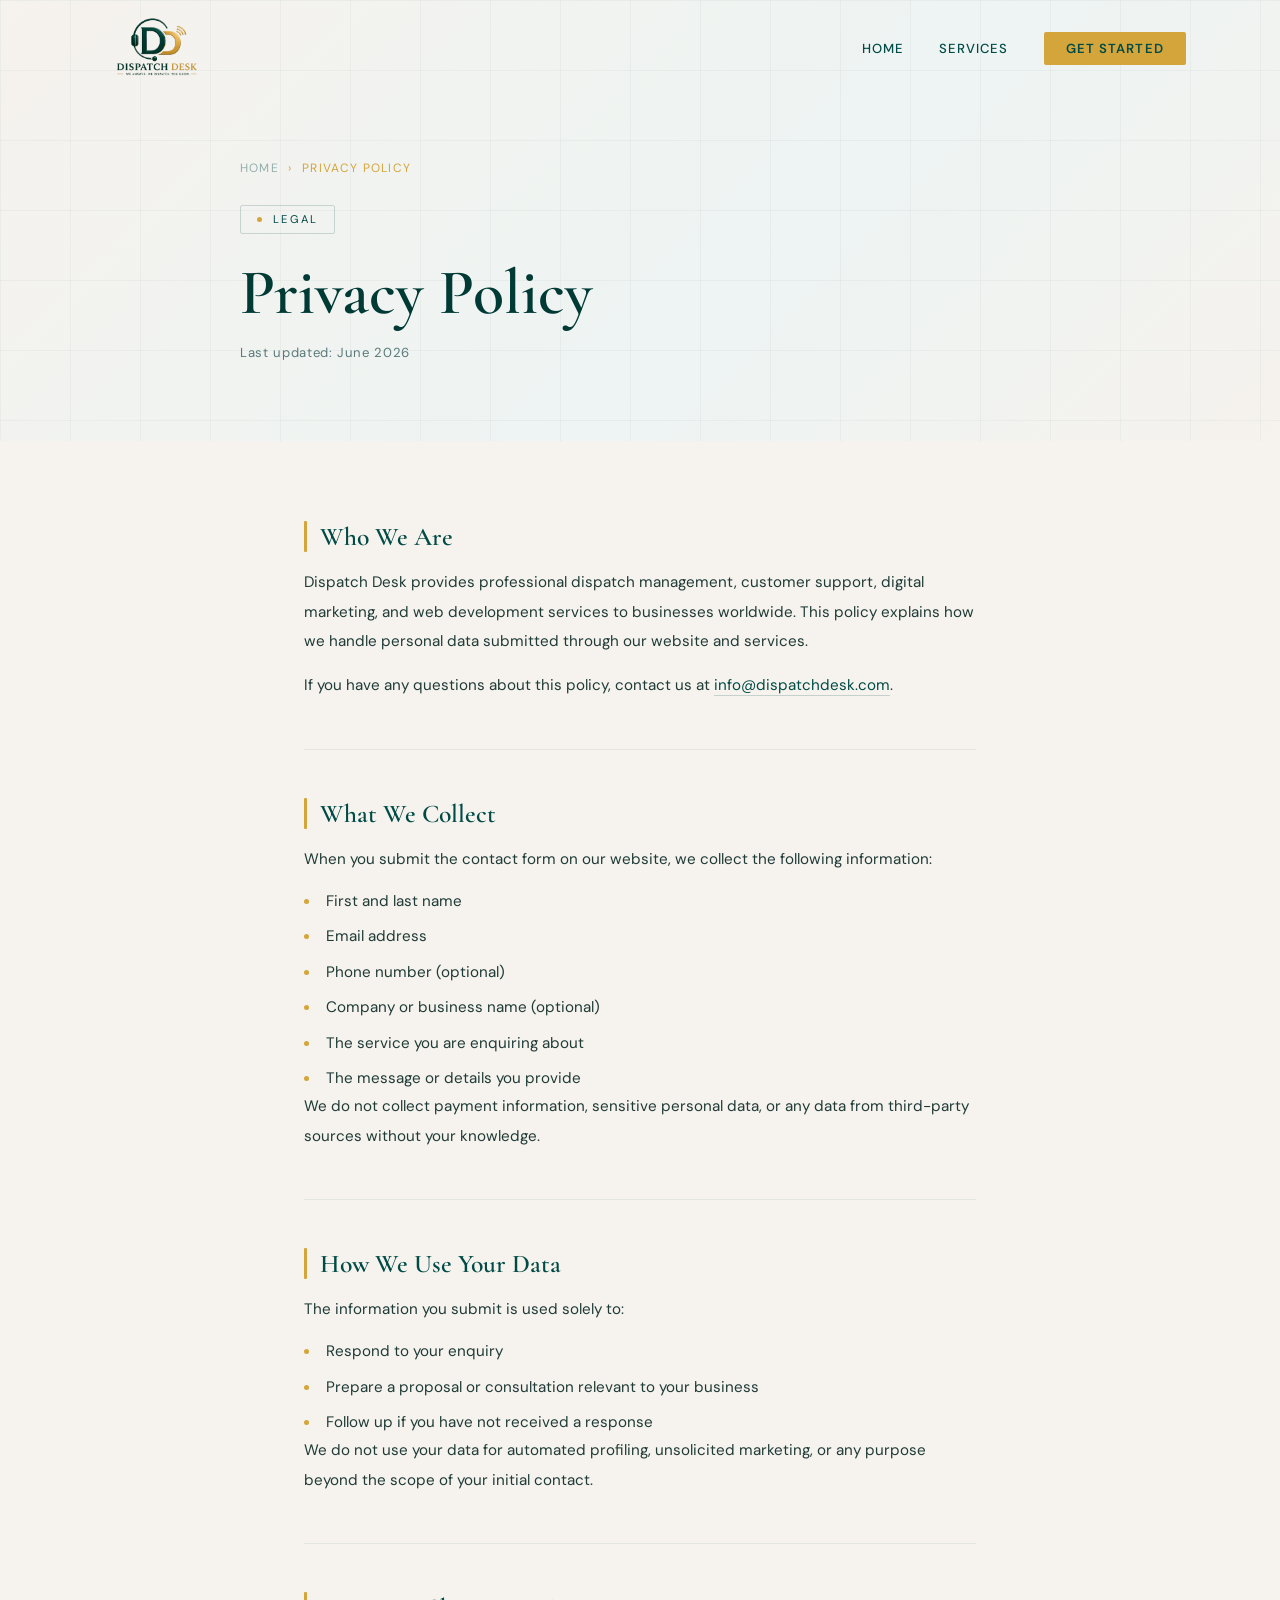
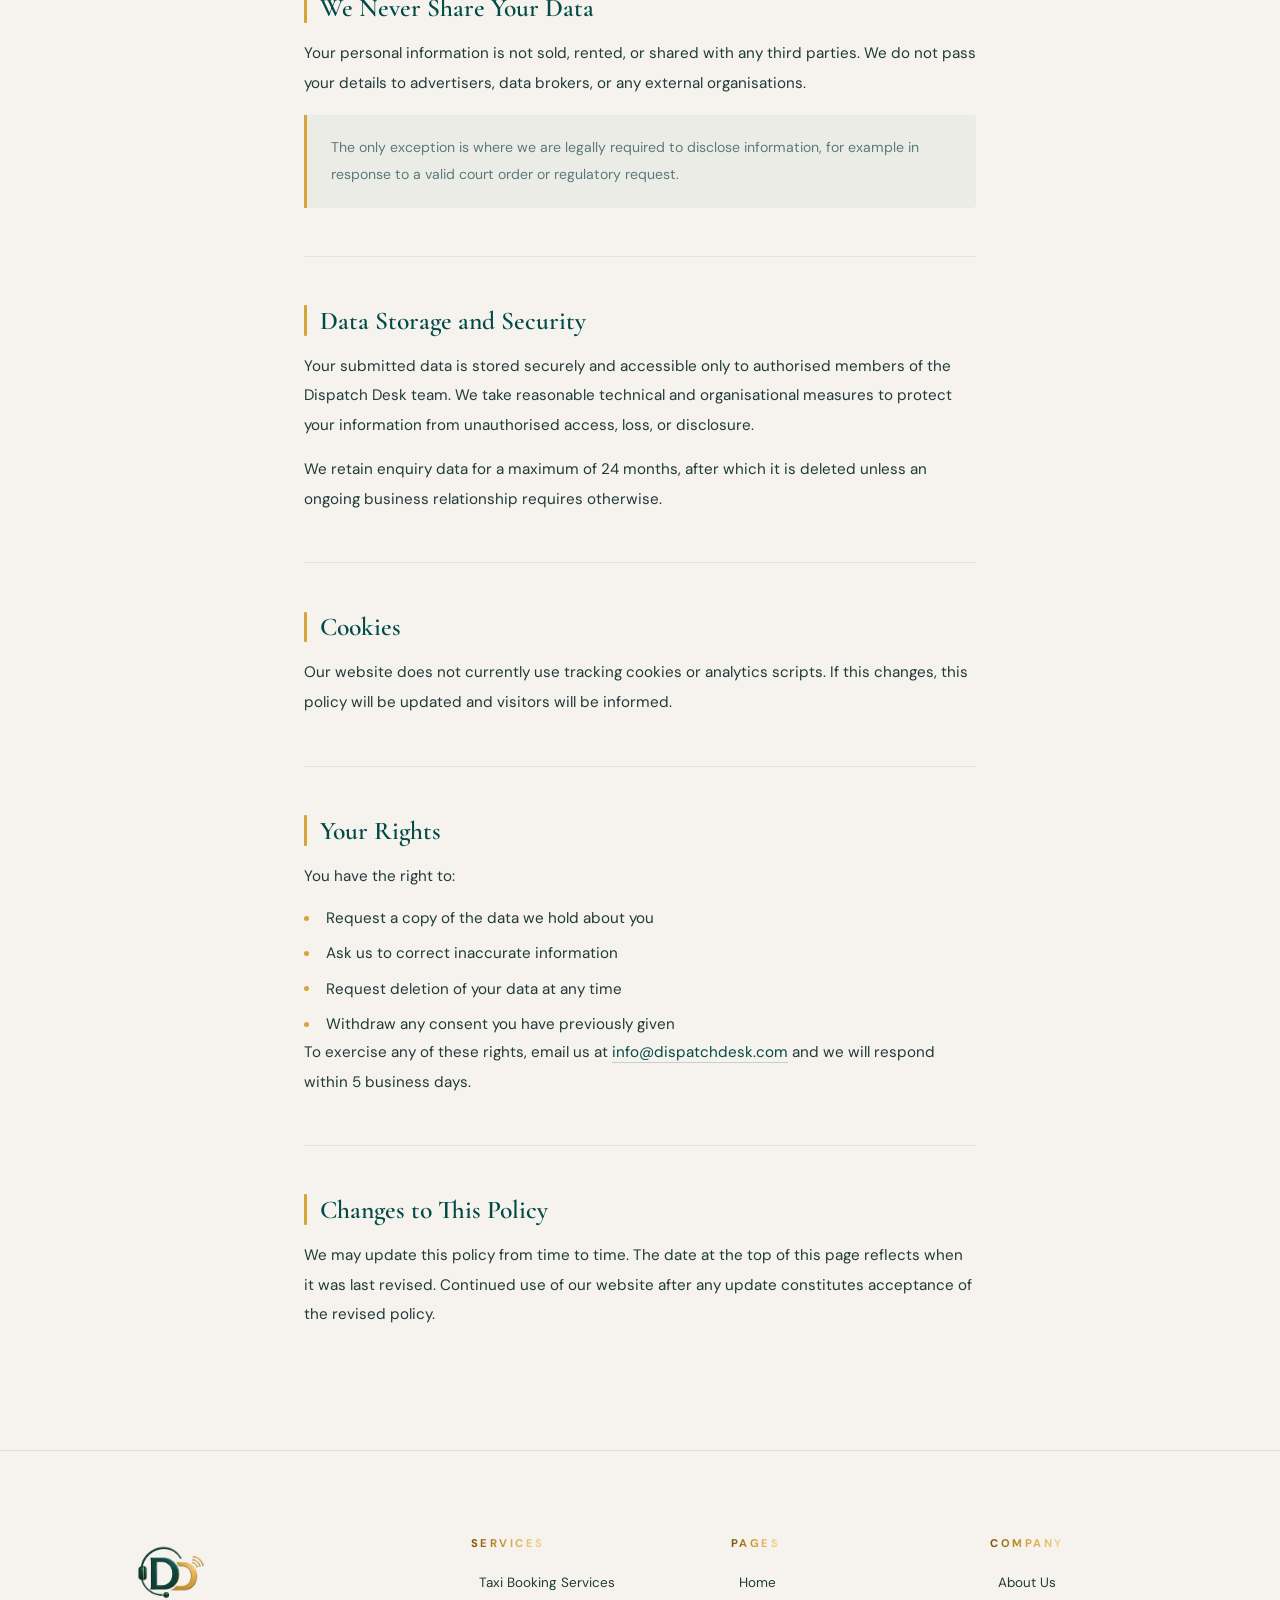
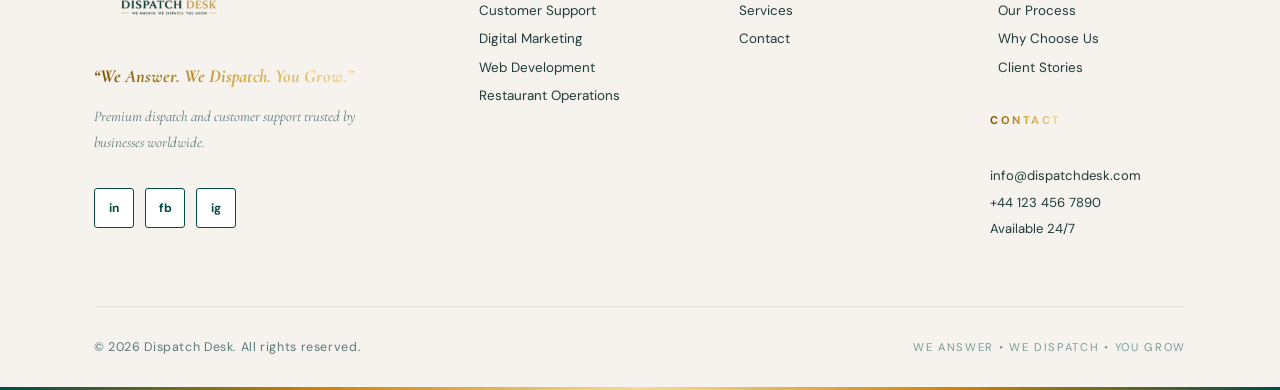
<file: privacy/index.html>
<!DOCTYPE html>
<html lang="en">
<head>
<meta charset="UTF-8">
<meta name="viewport" content="width=device-width, initial-scale=1.0">
<link rel="icon" type="image/png" href="../logo.png">
<link rel="apple-touch-icon" href="../logo.png">
<title>Privacy Policy — Dispatch Desk</title>
<link href="https://fonts.googleapis.com/css2?family=Cormorant+Garamond:ital,wght@0,400;0,500;0,600;0,700;1,400;1,600&family=DM+Sans:wght@300;400;500;600&display=swap" rel="stylesheet">
<style>
*,*::before,*::after{margin:0;padding:0;box-sizing:border-box}
:root{
  --teal:#014B46;--teal-2:#065E57;--gold:#D4A53A;--gold-2:#E6C36A;--gold-3:#F4DB97;
  --cream:#F6F2ED;--dark:#003A35;--text:#1F3B38;--muted:#5a7a7a;
}
html{scroll-behavior:smooth;overflow-x:hidden}
body{font-family:'DM Sans',sans-serif;background:var(--cream);color:var(--text);overflow-x:hidden}
::-webkit-scrollbar{width:5px}
::-webkit-scrollbar-track{background:var(--dark)}
::-webkit-scrollbar-thumb{background:var(--gold);border-radius:3px}

/* NAV */
.nav{position:fixed;top:0;width:100%;z-index:9999;transition:all .4s ease}
.nav.scrolled{background:rgba(246,242,237,.97);backdrop-filter:blur(24px);box-shadow:0 2px 16px rgba(0,0,0,.08)}
.nav-inner{max-width:1220px;margin:0 auto;padding:0 5%;display:flex;align-items:center;justify-content:space-between;height:94px}
.nav-logo{display:inline-flex;align-items:center}
.nav-logo img{height:84px;object-fit:contain;transition:transform .3s}
.nav-logo:hover img{transform:scale(1.04)}
.nav-links{display:flex;align-items:center;gap:2.2rem;list-style:none}
.nav-links a{color:var(--teal);text-decoration:none;font-size:.82rem;font-weight:500;letter-spacing:.08em;text-transform:uppercase;transition:color .3s;position:relative;padding:4px 0}
.nav-links a::after{content:'';position:absolute;bottom:0;left:0;width:0;height:1px;background:var(--gold-2);transition:width .35s ease}
.nav-links a:hover{color:var(--gold-2)}
.nav-links a:hover::after{width:100%}
.nav-cta-btn{background:var(--gold)!important;color:var(--teal)!important;padding:.5rem 1.4rem!important;font-weight:600!important;border-radius:2px;transition:background .3s,transform .3s!important}
.nav-cta-btn::after{display:none!important}
.nav-cta-btn:hover{background:var(--gold-2)!important;transform:translateY(-2px)!important}
.nav-hamburger{display:none;flex-direction:column;gap:5px;cursor:pointer;padding:8px;z-index:10001}
.nav-hamburger span{display:block;width:26px;height:2px;background:var(--gold);border-radius:2px;transition:all .4s cubic-bezier(.23,1,.32,1)}
.nav-hamburger.open span:nth-child(1){transform:translateY(7px) rotate(45deg)}
.nav-hamburger.open span:nth-child(2){opacity:0;transform:scaleX(0)}
.nav-hamburger.open span:nth-child(3){transform:translateY(-7px) rotate(-45deg)}
.mobile-menu{position:fixed;inset:0;background:var(--teal);z-index:9998;display:flex;flex-direction:column;align-items:center;justify-content:center;transform:translateX(100%);transition:transform .55s cubic-bezier(.77,0,.175,1);pointer-events:none}
.mobile-menu.open{transform:translateX(0);pointer-events:all}
.mobile-menu-logo{position:absolute;top:1.5rem;left:5%;opacity:.1}
.mobile-menu-logo img{height:60px}
.mobile-menu-links{list-style:none;text-align:center;width:100%}
.mobile-menu-links li{border-bottom:1px solid rgba(255,255,255,.06);overflow:hidden}
.mobile-menu-links a{display:block;padding:1.4rem 2rem;font-family:'Cormorant Garamond',serif;font-size:2.2rem;font-weight:600;color:rgba(255,255,255,.7);text-decoration:none;letter-spacing:.05em;transition:all .35s;position:relative}
.mobile-menu-links a::before{content:'';position:absolute;left:0;top:0;bottom:0;width:3px;background:var(--gold);transform:scaleY(0);transition:transform .3s}
.mobile-menu-links a:hover{color:var(--gold-2);padding-left:3rem}
.mobile-menu-links a:hover::before{transform:scaleY(1)}
.mobile-menu-links li{transform:translateX(60px);opacity:0;transition:transform .5s ease,opacity .5s ease}
.mobile-menu.open li:nth-child(1){transform:none;opacity:1;transition-delay:.1s}
.mobile-menu.open li:nth-child(2){transform:none;opacity:1;transition-delay:.15s}
.mobile-menu.open li:nth-child(3){transform:none;opacity:1;transition-delay:.2s}
.mobile-menu-bottom{position:absolute;bottom:3rem;text-align:center}
.mobile-menu-bottom a{display:inline-block;background:var(--gold);color:var(--teal);padding:.9rem 2.5rem;font-weight:700;font-size:.95rem;letter-spacing:.08em;text-transform:uppercase;text-decoration:none;border-radius:2px;margin-bottom:1.2rem}
.mobile-menu-tagline{font-size:.78rem;letter-spacing:.2em;text-transform:uppercase;color:rgba(255,255,255,.25)}

/* HERO */
.page-hero{padding:160px 5% 80px;background:linear-gradient(135deg,var(--cream) 0%,#edf4f3 60%,var(--cream) 100%);position:relative;overflow:hidden}
.hero-grid{position:absolute;inset:0;background-image:linear-gradient(rgba(1,75,70,.04) 1px,transparent 1px),linear-gradient(90deg,rgba(1,75,70,.04) 1px,transparent 1px);background-size:70px 70px;pointer-events:none}
.hero-inner{max-width:800px;margin:0 auto;position:relative;z-index:1}
.breadcrumb{display:flex;align-items:center;gap:.6rem;font-size:.75rem;letter-spacing:.1em;text-transform:uppercase;color:rgba(1,75,70,.4);margin-bottom:1.8rem}
.breadcrumb a{color:rgba(1,75,70,.4);text-decoration:none;transition:color .3s}
.breadcrumb a:hover{color:var(--gold)}
.breadcrumb span{color:var(--gold)}
.hero-tag{display:inline-flex;align-items:center;gap:.7rem;border:1px solid rgba(1,75,70,.18);padding:.4rem 1rem;border-radius:2px;font-size:.7rem;letter-spacing:.2em;text-transform:uppercase;color:var(--teal);margin-bottom:1.5rem}
.hero-tag-dot{width:5px;height:5px;border-radius:50%;background:var(--gold)}
.page-hero h1{font-family:'Cormorant Garamond',serif;font-size:clamp(2.8rem,5vw,4rem);font-weight:600;color:var(--dark);line-height:1.1;margin-bottom:1rem}
.page-hero .meta{font-size:.82rem;color:var(--muted);letter-spacing:.05em}

/* CONTENT */
.policy-sec{padding:80px 0 120px}
.policy-inner{max-width:800px;margin:0 auto;padding:0 5%}
.policy-block{margin-bottom:3rem;padding-bottom:3rem;border-bottom:1px solid rgba(1,75,70,.08)}
.policy-block:last-child{border-bottom:none;margin-bottom:0;padding-bottom:0}
.policy-block h2{font-family:'Cormorant Garamond',serif;font-size:1.6rem;font-weight:600;color:var(--teal);margin-bottom:1rem;display:flex;align-items:center;gap:.8rem}
.policy-block h2::before{content:'';display:inline-block;width:3px;height:1.2em;background:var(--gold);flex-shrink:0;border-radius:1px}
.policy-block p{font-size:.95rem;color:var(--text);line-height:1.95;margin-bottom:.9rem}
.policy-block p:last-child{margin-bottom:0}
.policy-block ul{list-style:none;display:flex;flex-direction:column;gap:.6rem;margin-top:.5rem}
.policy-block ul li{font-size:.95rem;color:var(--text);line-height:1.7;padding-left:1.4rem;position:relative}
.policy-block ul li::before{content:'';position:absolute;left:0;top:.65em;width:5px;height:5px;border-radius:50%;background:var(--gold)}
.policy-block a{color:var(--teal);text-decoration:none;border-bottom:1px solid rgba(1,75,70,.2);transition:border-color .3s,color .3s}
.policy-block a:hover{color:var(--gold);border-color:var(--gold)}
.policy-note{background:rgba(1,75,70,.04);border-left:3px solid var(--gold);padding:1.2rem 1.5rem;border-radius:0 4px 4px 0;margin-top:1rem}
.policy-note p{margin:0;font-size:.88rem;color:var(--muted)}

/* FOOTER */
@keyframes gold-slide{0%{background-position:200% center}100%{background-position:-200% center}}
.footer{background:var(--cream);border-top:1px solid rgba(1,75,70,.1);padding:80px 0 0}
.footer-inner{max-width:1220px;margin:0 auto;padding:0 5%}
.footer-top{display:grid;grid-template-columns:1.6fr 1fr 1fr 1fr;gap:4rem;padding-bottom:4rem;border-bottom:1px solid rgba(1,75,70,.1)}
.footer-logo-wrap{display:inline-block;margin-bottom:1.5rem}
.footer-logo{height:100px;object-fit:contain;opacity:.95;display:block}
.footer-tagline{font-family:'Cormorant Garamond',serif;font-size:.92rem;font-style:italic;color:var(--muted);line-height:1.8;max-width:280px;margin-bottom:2rem}
.footer-socials{display:flex;gap:.7rem}
.social-link{width:40px;height:40px;border:1.5px solid var(--teal);display:flex;align-items:center;justify-content:center;color:var(--teal);font-size:.75rem;font-weight:700;text-decoration:none;transition:all .3s;border-radius:3px;background:#fff}
.social-link:hover{border-color:var(--gold);color:#fff;background:linear-gradient(135deg,#C9850A,#E8B830);box-shadow:0 4px 16px rgba(212,165,58,.35);transform:translateY(-2px)}
.footer-top h5{font-size:.7rem;letter-spacing:.22em;text-transform:uppercase;font-weight:700;margin-bottom:1.5rem;background:linear-gradient(90deg,#7A4E00,#D4A53A,#F4DB97,#D4A53A,#7A4E00);background-size:200% 100%;-webkit-background-clip:text;-webkit-text-fill-color:transparent;background-clip:text;animation:gold-slide 4s linear infinite;display:inline-block}
.footer-links{list-style:none;display:flex;flex-direction:column;gap:.7rem}
.footer-links a{font-size:.84rem;color:var(--text);text-decoration:none;transition:all .3s;display:flex;align-items:center;gap:.5rem}
.footer-links a::before{content:'';width:0;height:1px;background:var(--gold);transition:width .3s;flex-shrink:0}
.footer-links a:hover{color:var(--teal);padding-left:.3rem}.footer-links a:hover::before{width:12px}
.footer-bottom{padding:2rem 0;display:flex;align-items:center;justify-content:space-between;flex-wrap:wrap;gap:1rem}
.footer-copy{font-size:.78rem;color:var(--muted);letter-spacing:.05em}
.footer-badge{font-size:.7rem;letter-spacing:.15em;text-transform:uppercase;color:rgba(1,75,70,.5)}
.footer-bar{height:3px;background:linear-gradient(to right,var(--teal),#C9850A,#F4DB97,#C9850A,var(--teal))}

@media(max-width:1024px){.footer-top{grid-template-columns:1fr 1fr;gap:3rem}}
@media(max-width:768px){.nav-links{display:none}.nav-hamburger{display:flex}.page-hero{padding:130px 5% 60px}.footer-top{grid-template-columns:1fr;gap:2.5rem}.footer-bottom{flex-direction:column;text-align:center}}
</style>
</head>
<body>

<!-- MOBILE MENU -->
<div class="mobile-menu" id="mobileMenu">
  <div class="mobile-menu-logo"><img src="../logo.png" alt=""></div>
  <ul class="mobile-menu-links">
    <li><a href="../" onclick="closeMenu()">Home</a></li>
    <li><a href="../services/" onclick="closeMenu()">Services</a></li>
    <li><a href="../contact/" onclick="closeMenu()">Contact</a></li>
  </ul>
  <div class="mobile-menu-bottom">
    <a href="../contact/" onclick="closeMenu()">Get Started &rarr;</a>
    <div class="mobile-menu-tagline">We Answer &bull; We Dispatch &bull; You Grow</div>
  </div>
</div>

<!-- NAV -->
<nav class="nav scrolled" id="mainNav">
  <div class="nav-inner">
    <a class="nav-logo" href="../"><img src="../logo.png" alt="Dispatch Desk"></a>
    <ul class="nav-links">
      <li><a href="../">Home</a></li>
      <li><a href="../services/">Services</a></li>
      <li><a href="../contact/" class="nav-cta-btn">Get Started</a></li>
    </ul>
    <div class="nav-hamburger" id="hamburger" onclick="toggleMenu()">
      <span></span><span></span><span></span>
    </div>
  </div>
</nav>

<!-- HERO -->
<section class="page-hero">
  <div class="hero-grid"></div>
  <div class="hero-inner">
    <div class="breadcrumb">
      <a href="../">Home</a><span>&rsaquo;</span><span>Privacy Policy</span>
    </div>
    <div class="hero-tag"><span class="hero-tag-dot"></span>Legal</div>
    <h1>Privacy Policy</h1>
    <p class="meta">Last updated: June 2026</p>
  </div>
</section>

<!-- POLICY CONTENT -->
<section class="policy-sec">
  <div class="policy-inner">

    <div class="policy-block">
      <h2>Who We Are</h2>
      <p>Dispatch Desk provides professional dispatch management, customer support, digital marketing, and web development services to businesses worldwide. This policy explains how we handle personal data submitted through our website and services.</p>
      <p>If you have any questions about this policy, contact us at <a href="mailto:info@dispatchdesk.com">info@dispatchdesk.com</a>.</p>
    </div>

    <div class="policy-block">
      <h2>What We Collect</h2>
      <p>When you submit the contact form on our website, we collect the following information:</p>
      <ul>
        <li>First and last name</li>
        <li>Email address</li>
        <li>Phone number (optional)</li>
        <li>Company or business name (optional)</li>
        <li>The service you are enquiring about</li>
        <li>The message or details you provide</li>
      </ul>
      <p>We do not collect payment information, sensitive personal data, or any data from third-party sources without your knowledge.</p>
    </div>

    <div class="policy-block">
      <h2>How We Use Your Data</h2>
      <p>The information you submit is used solely to:</p>
      <ul>
        <li>Respond to your enquiry</li>
        <li>Prepare a proposal or consultation relevant to your business</li>
        <li>Follow up if you have not received a response</li>
      </ul>
      <p>We do not use your data for automated profiling, unsolicited marketing, or any purpose beyond the scope of your initial contact.</p>
    </div>

    <div class="policy-block">
      <h2>We Never Share Your Data</h2>
      <p>Your personal information is not sold, rented, or shared with any third parties. We do not pass your details to advertisers, data brokers, or any external organisations.</p>
      <div class="policy-note">
        <p>The only exception is where we are legally required to disclose information, for example in response to a valid court order or regulatory request.</p>
      </div>
    </div>

    <div class="policy-block">
      <h2>Data Storage and Security</h2>
      <p>Your submitted data is stored securely and accessible only to authorised members of the Dispatch Desk team. We take reasonable technical and organisational measures to protect your information from unauthorised access, loss, or disclosure.</p>
      <p>We retain enquiry data for a maximum of 24 months, after which it is deleted unless an ongoing business relationship requires otherwise.</p>
    </div>

    <div class="policy-block">
      <h2>Cookies</h2>
      <p>Our website does not currently use tracking cookies or analytics scripts. If this changes, this policy will be updated and visitors will be informed.</p>
    </div>

    <div class="policy-block">
      <h2>Your Rights</h2>
      <p>You have the right to:</p>
      <ul>
        <li>Request a copy of the data we hold about you</li>
        <li>Ask us to correct inaccurate information</li>
        <li>Request deletion of your data at any time</li>
        <li>Withdraw any consent you have previously given</li>
      </ul>
      <p>To exercise any of these rights, email us at <a href="mailto:info@dispatchdesk.com">info@dispatchdesk.com</a> and we will respond within 5 business days.</p>
    </div>

    <div class="policy-block">
      <h2>Changes to This Policy</h2>
      <p>We may update this policy from time to time. The date at the top of this page reflects when it was last revised. Continued use of our website after any update constitutes acceptance of the revised policy.</p>
    </div>

  </div>
</section>

<!-- FOOTER -->
<footer class="footer">
  <div class="footer-inner">
    <div class="footer-top">
      <div>
        <span class="footer-logo-wrap"><img src="../logo.png" alt="Dispatch Desk" class="footer-logo"></span>
        <p class="footer-tagline"><span style="font-family:'Cormorant Garamond',serif;font-size:1.15rem;font-style:italic;font-weight:700;background:linear-gradient(90deg,#7A4E00,#D4A53A,#F4DB97,#D4A53A,#7A4E00);background-size:200% 100%;-webkit-background-clip:text;-webkit-text-fill-color:transparent;background-clip:text;animation:gold-slide 4s linear infinite;display:block;margin-bottom:.6rem">&ldquo;We Answer. We Dispatch. You Grow.&rdquo;</span>Premium dispatch and customer support trusted by businesses worldwide.</p>
        <div class="footer-socials"><a href="https://www.linkedin.com/company/126883983" target="_blank" rel="noopener" class="social-link">in</a><a href="https://www.facebook.com/profile.php?id=61590507331587" target="_blank" rel="noopener" class="social-link">fb</a><a href="https://www.instagram.com/ddesk260/" target="_blank" rel="noopener" class="social-link">ig</a></div>
      </div>
      <div>
        <h5>Services</h5>
        <ul class="footer-links">
          <li><a href="../services/#taxi-booking">Taxi Booking Services</a></li>
          <li><a href="../services/#customer-support">Customer Support</a></li>
          <li><a href="../services/#digital-marketing">Digital Marketing</a></li>
          <li><a href="../services/#web-development">Web Development</a></li>
          <li><a href="../services/#restaurant-operations">Restaurant Operations</a></li>
        </ul>
      </div>
      <div>
        <h5>Pages</h5>
        <ul class="footer-links">
          <li><a href="../">Home</a></li>
          <li><a href="../services/">Services</a></li>
          <li><a href="../contact/">Contact</a></li>
        </ul>
      </div>
      <div>
        <h5>Company</h5>
        <ul class="footer-links">
          <li><a href="../#about">About Us</a></li>
          <li><a href="../#process">Our Process</a></li>
          <li><a href="../#why-us">Why Choose Us</a></li>
          <li><a href="../#testimonials">Client Stories</a></li>
        </ul>
        <div style="margin-top:2rem">
          <h5>Contact</h5>
          <p style="font-size:.82rem;color:var(--text);line-height:2;margin-top:.8rem">info@dispatchdesk.com<br>+44 123 456 7890<br>Available 24/7</p>
        </div>
      </div>
    </div>
    <div class="footer-bottom">
      <span class="footer-copy">&copy; 2026 Dispatch Desk. All rights reserved.</span>
      <span class="footer-badge">We Answer &bull; We Dispatch &bull; You Grow</span>
    </div>
  </div>
  <div class="footer-bar"></div>
</footer>

<script>
(function(){
  var nav=document.getElementById('mainNav');
  window.addEventListener('scroll',function(){
    if(window.scrollY>50) nav.classList.add('scrolled');
    else nav.classList.remove('scrolled');
  },{passive:true});
  var hamburger=document.getElementById('hamburger');
  var mobileMenu=document.getElementById('mobileMenu');
  var menuOpen=false;
  window.toggleMenu=function(){
    menuOpen=!menuOpen;
    hamburger.classList.toggle('open',menuOpen);
    mobileMenu.classList.toggle('open',menuOpen);
    document.body.style.overflow=menuOpen?'hidden':'';
  };
  window.closeMenu=function(){
    menuOpen=false;
    hamburger.classList.remove('open');
    mobileMenu.classList.remove('open');
    document.body.style.overflow='';
  };
})();
</script>
</body>
</html>
</file>
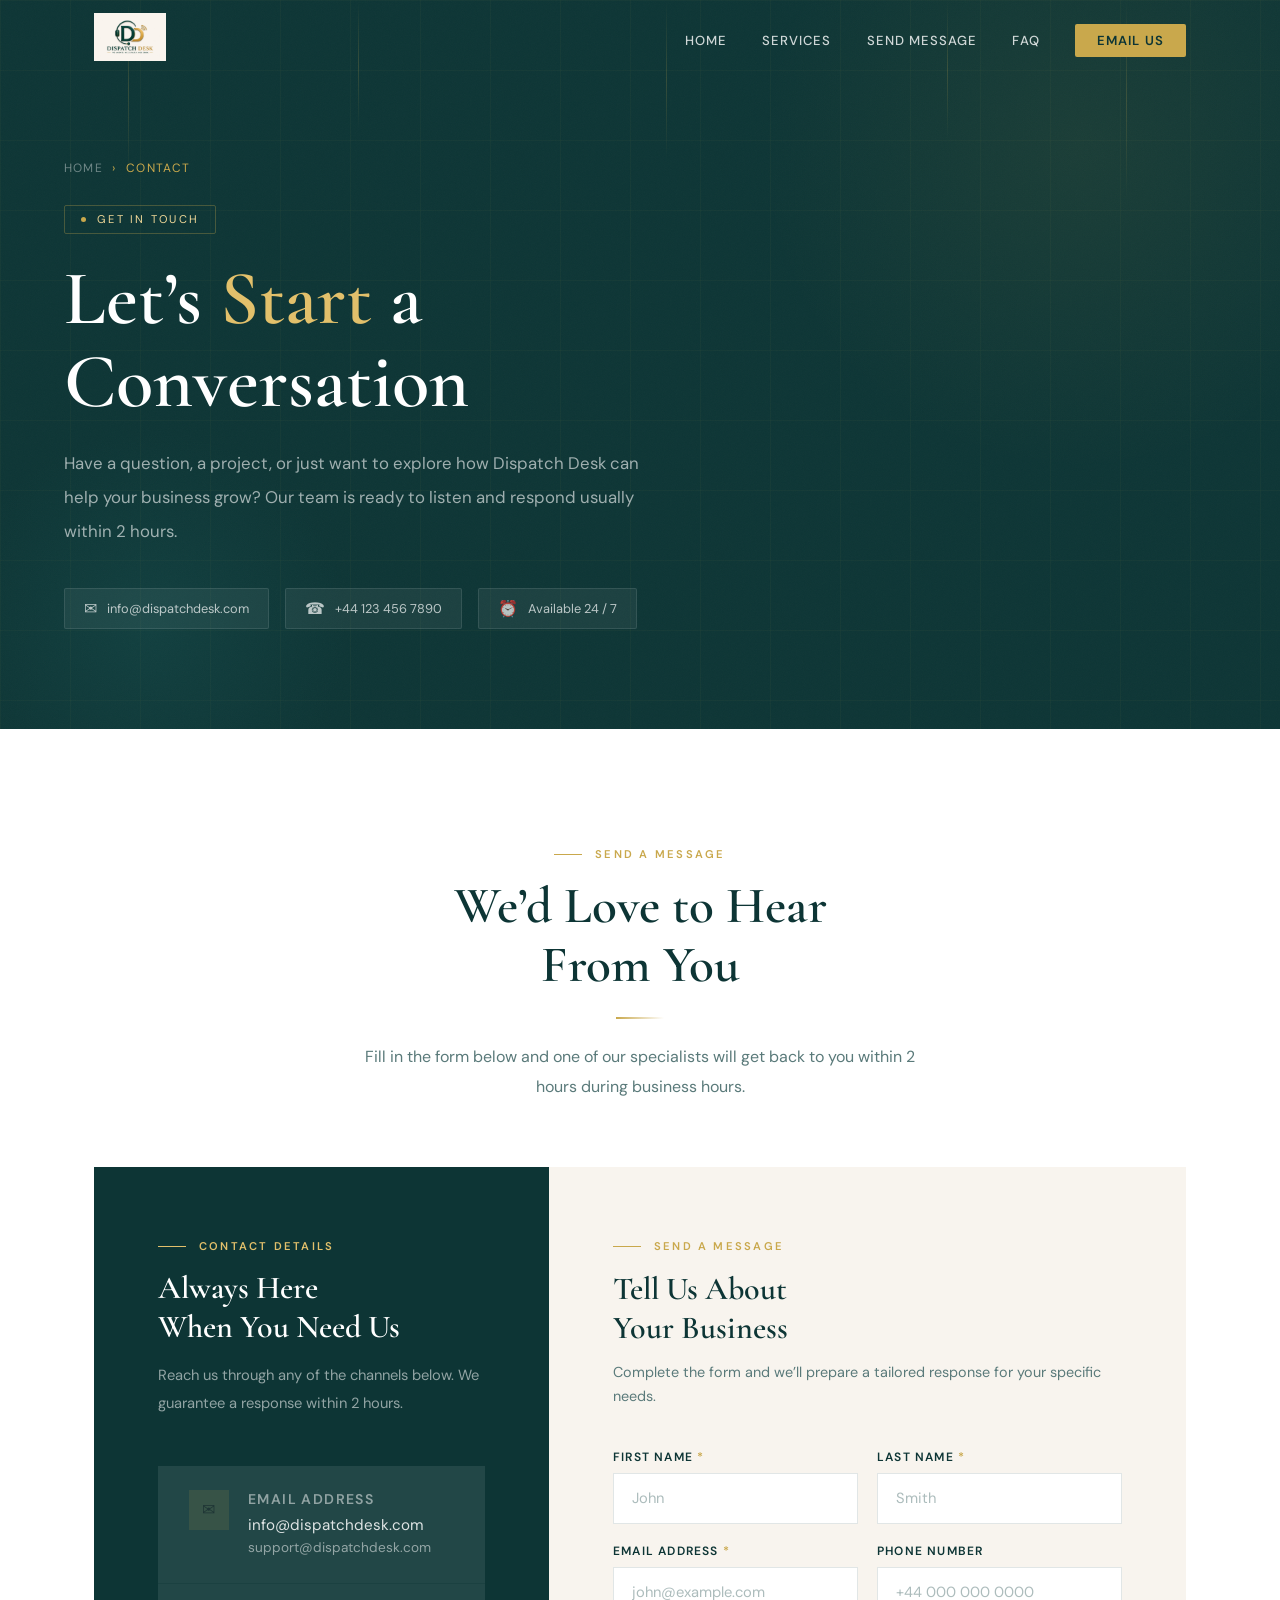
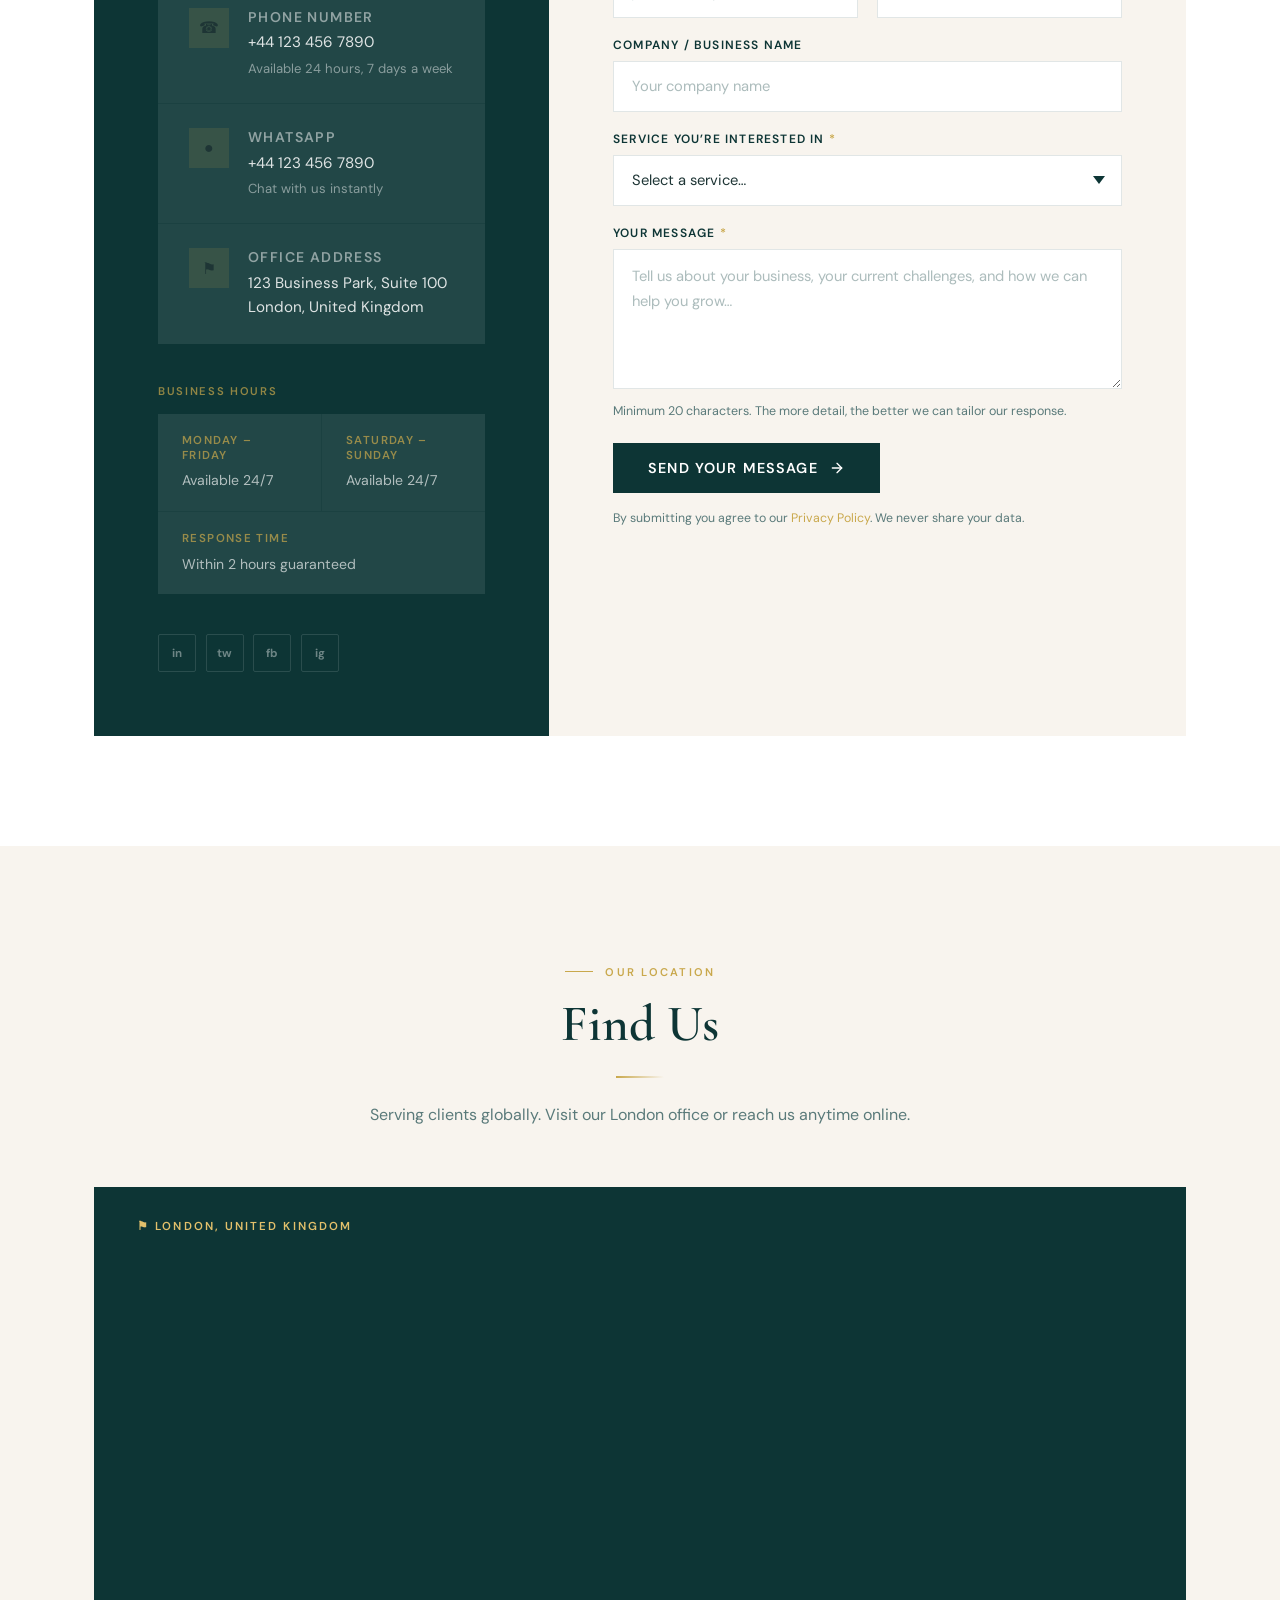
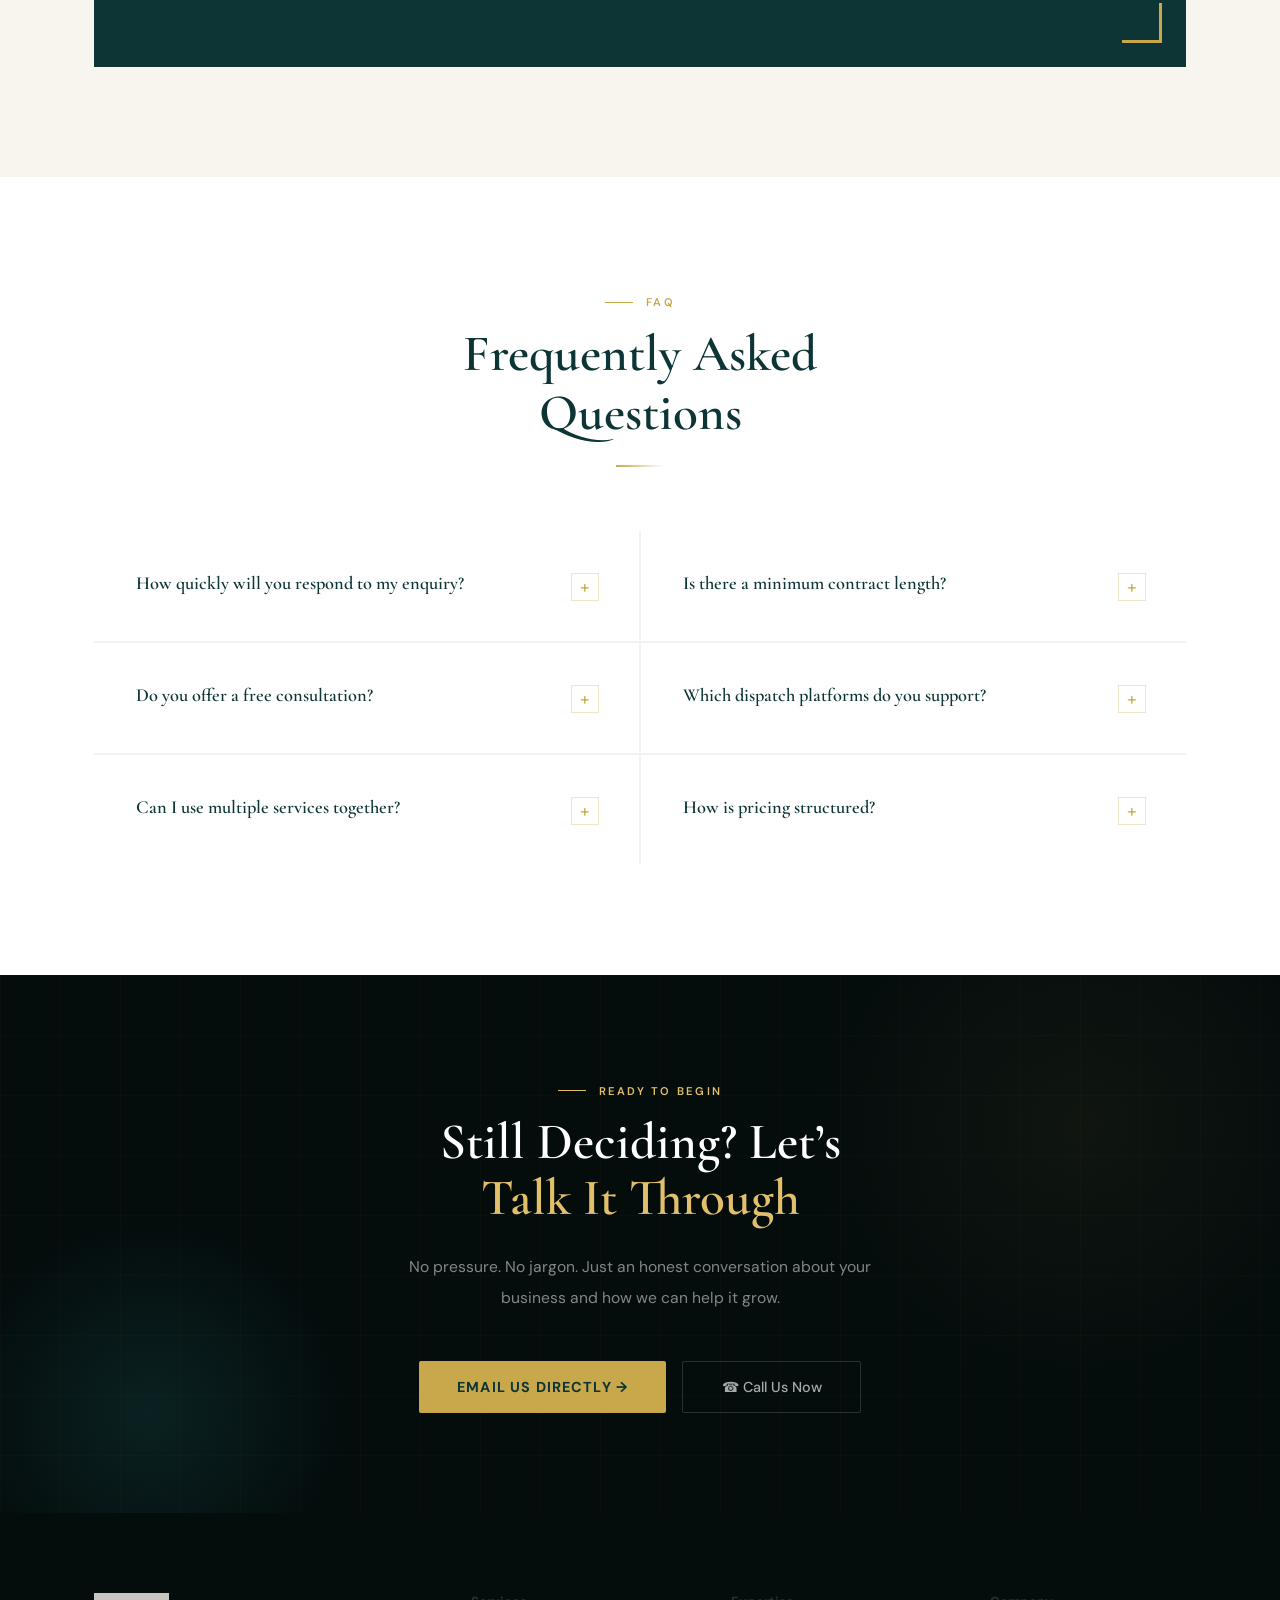
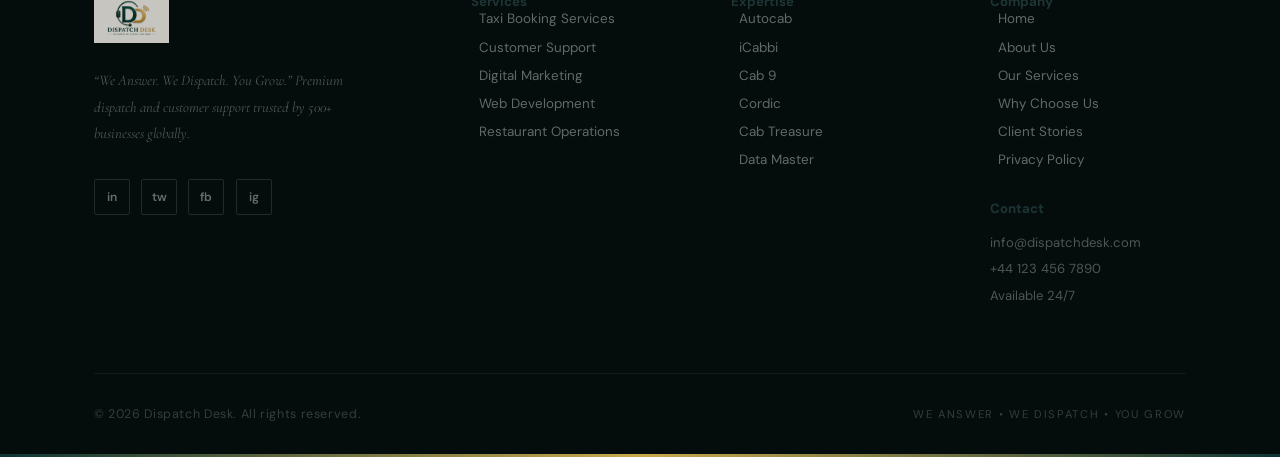
<file: contact.html>
<!DOCTYPE html>
<html lang="en">
<head>
<meta charset="UTF-8">
<meta name="viewport" content="width=device-width, initial-scale=1.0">
<title>Contact Us  Dispatch Desk</title>
<link href="https://fonts.googleapis.com/css2?family=Cormorant+Garamond:ital,wght@0,400;0,500;0,600;0,700;1,400;1,600&family=DM+Sans:wght@300;400;500;600&display=swap" rel="stylesheet">
<style>
*,*::before,*::after{margin:0;padding:0;box-sizing:border-box}
:root{
  --teal:#0d3535;
  --teal-2:#1a5252;
  --teal-3:#246060;
  --gold:#c9a84c;
  --gold-2:#e2c06b;
  --gold-3:#f0d898;
  --gold-pale:rgba(201,168,76,.12);
  --cream:#f8f4ee;
  --white:#ffffff;
  --dark:#040c0c;
  --text:#1e3535;
  --muted:#5a7a7a;
}
html{scroll-behavior:smooth}
body{font-family:'DM Sans',sans-serif;background:var(--cream);color:var(--text);overflow-x:hidden}
::-webkit-scrollbar{width:5px}
::-webkit-scrollbar-track{background:var(--dark)}
::-webkit-scrollbar-thumb{background:var(--gold);border-radius:3px}

/* ========== NAV ========== */
.nav{position:fixed;top:0;width:100%;z-index:9999;transition:all .4s ease}
.nav.scrolled{background:rgba(10,30,30,.97);backdrop-filter:blur(24px);box-shadow:0 1px 0 rgba(201,168,76,.15)}
.nav-inner{max-width:1220px;margin:0 auto;padding:0 5%;display:flex;align-items:center;justify-content:space-between;height:78px}
.nav-logo img{height:48px;object-fit:contain;transition:transform .3s}
.nav-logo:hover img{transform:scale(1.04)}
.nav-links{display:flex;align-items:center;gap:2.2rem;list-style:none}
.nav-links a{color:rgba(255,255,255,.8);text-decoration:none;font-size:.82rem;font-weight:500;letter-spacing:.08em;text-transform:uppercase;transition:color .3s;position:relative;padding:4px 0}
.nav-links a::after{content:'';position:absolute;bottom:0;left:0;width:0;height:1px;background:var(--gold-2);transition:width .35s ease}
.nav-links a:hover{color:var(--gold-2)}
.nav-links a:hover::after,.nav-links a.active::after{width:100%}
.nav-links a.active{color:var(--gold-2)}
.nav-cta-btn{background:var(--gold)!important;color:var(--teal)!important;padding:.5rem 1.4rem!important;font-weight:600!important;border-radius:2px;transition:background .3s,transform .3s!important}
.nav-cta-btn::after{display:none!important}
.nav-cta-btn:hover{background:var(--gold-2)!important;transform:translateY(-2px)!important}
.nav-hamburger{display:none;flex-direction:column;gap:5px;cursor:pointer;padding:8px;z-index:10001}
.nav-hamburger span{display:block;width:26px;height:2px;background:var(--white);border-radius:2px;transition:all .4s cubic-bezier(.23,1,.32,1)}
.nav-hamburger.open span:nth-child(1){transform:translateY(7px) rotate(45deg)}
.nav-hamburger.open span:nth-child(2){opacity:0;transform:scaleX(0)}
.nav-hamburger.open span:nth-child(3){transform:translateY(-7px) rotate(-45deg)}
.mobile-menu{position:fixed;inset:0;background:var(--teal);z-index:9998;display:flex;flex-direction:column;align-items:center;justify-content:center;transform:translateX(100%);transition:transform .55s cubic-bezier(.77,0,.175,1);pointer-events:none}
.mobile-menu.open{transform:translateX(0);pointer-events:all}
.mobile-menu-logo{position:absolute;top:1.5rem;left:5%;opacity:.1}
.mobile-menu-logo img{height:60px;}
.mobile-menu-links{list-style:none;text-align:center;width:100%}
.mobile-menu-links li{border-bottom:1px solid rgba(255,255,255,.06);overflow:hidden}
.mobile-menu-links a{display:block;padding:1.4rem 2rem;font-family:'Cormorant Garamond',serif;font-size:2.2rem;font-weight:600;color:rgba(255,255,255,.7);text-decoration:none;letter-spacing:.05em;transition:all .35s;position:relative}
.mobile-menu-links a::before{content:'';position:absolute;left:0;top:0;bottom:0;width:3px;background:var(--gold);transform:scaleY(0);transition:transform .3s}
.mobile-menu-links a:hover{color:var(--gold-2);padding-left:3rem}
.mobile-menu-links a:hover::before{transform:scaleY(1)}
.mobile-menu-links li{transform:translateX(60px);opacity:0;transition:transform .5s ease,opacity .5s ease}
.mobile-menu.open li:nth-child(1){transform:none;opacity:1;transition-delay:.1s}
.mobile-menu.open li:nth-child(2){transform:none;opacity:1;transition-delay:.15s}
.mobile-menu.open li:nth-child(3){transform:none;opacity:1;transition-delay:.2s}
.mobile-menu.open li:nth-child(4){transform:none;opacity:1;transition-delay:.25s}
.mobile-menu.open li:nth-child(5){transform:none;opacity:1;transition-delay:.3s}
.mobile-menu-bottom{position:absolute;bottom:3rem;text-align:center}
.mobile-menu-bottom a{display:inline-block;background:var(--gold);color:var(--teal);padding:.9rem 2.5rem;font-weight:700;font-size:.95rem;letter-spacing:.08em;text-transform:uppercase;text-decoration:none;border-radius:2px;margin-bottom:1.2rem}
.mobile-menu-tagline{font-size:.78rem;letter-spacing:.2em;text-transform:uppercase;color:rgba(255,255,255,.25)}

/* ========== HERO ========== */
.page-hero{padding:160px 5% 100px;background:var(--teal);position:relative;overflow:hidden}
.hero-noise{position:absolute;inset:0;opacity:.03;background-image:url("data:image/svg+xml,%3Csvg viewBox='0 0 256 256' xmlns='http://www.w3.org/2000/svg'%3E%3Cfilter id='n'%3E%3CfeTurbulence type='fractalNoise' baseFrequency='0.9' numOctaves='4' stitchTiles='stitch'/%3E%3C/filter%3E%3Crect width='100%25' height='100%25' filter='url(%23n)'/%3E%3C/svg%3E");background-size:200px;pointer-events:none}
.hero-grid{position:absolute;inset:0;background-image:linear-gradient(rgba(201,168,76,.04) 1px,transparent 1px),linear-gradient(90deg,rgba(201,168,76,.04) 1px,transparent 1px);background-size:70px 70px;pointer-events:none}
.hero-glow{position:absolute;width:700px;height:700px;border-radius:50%;background:radial-gradient(circle,rgba(201,168,76,.07) 0%,transparent 65%);top:-200px;right:-150px;pointer-events:none;animation:glowPulse 8s ease-in-out infinite alternate}
.hero-glow-2{position:absolute;width:400px;height:400px;border-radius:50%;background:radial-gradient(circle,rgba(42,122,122,.15) 0%,transparent 70%);bottom:-100px;left:-50px;pointer-events:none}
@keyframes glowPulse{0%{transform:scale(1)}100%{transform:scale(1.15)}}
.hero-lines{position:absolute;inset:0;overflow:hidden;pointer-events:none}
.hero-lines span{position:absolute;width:1px;background:linear-gradient(to bottom,transparent,rgba(201,168,76,.2),transparent);animation:lineRise 10s linear infinite}
.hero-lines span:nth-child(1){left:10%;height:180px;animation-duration:9s}
.hero-lines span:nth-child(2){left:28%;height:130px;animation-duration:12s;animation-delay:2s}
.hero-lines span:nth-child(3){left:52%;height:160px;animation-duration:8s;animation-delay:4s}
.hero-lines span:nth-child(4){left:74%;height:140px;animation-duration:11s;animation-delay:1s}
.hero-lines span:nth-child(5){left:88%;height:200px;animation-duration:10s;animation-delay:3s}
@keyframes lineRise{0%{top:110%;opacity:0}10%{opacity:1}90%{opacity:1}100%{top:-20%;opacity:0}}
.hero-inner{max-width:1220px;margin:0 auto;position:relative;z-index:1}
.breadcrumb{display:flex;align-items:center;gap:.6rem;font-size:.75rem;letter-spacing:.1em;text-transform:uppercase;color:rgba(255,255,255,.4);margin-bottom:1.8rem;opacity:0;animation:aUp .7s ease .2s forwards}
.breadcrumb a{color:rgba(255,255,255,.4);text-decoration:none;transition:color .3s}
.breadcrumb a:hover{color:var(--gold)}
.breadcrumb span{color:var(--gold)}
.hero-tag{display:inline-flex;align-items:center;gap:.7rem;border:1px solid rgba(201,168,76,.3);padding:.4rem 1rem;border-radius:2px;font-size:.7rem;letter-spacing:.2em;text-transform:uppercase;color:var(--gold-3);margin-bottom:1.5rem;opacity:0;animation:aUp .7s ease .3s forwards}
.hero-tag-dot{width:5px;height:5px;border-radius:50%;background:var(--gold);animation:blink 2s ease infinite}
@keyframes blink{0%,100%{opacity:1}50%{opacity:.2}}
.page-hero h1{font-family:'Cormorant Garamond',serif;font-size:clamp(3rem,6vw,5rem);font-weight:600;color:var(--white);line-height:1.08;margin-bottom:1.5rem;opacity:0;animation:aUp .9s ease .4s forwards}
.page-hero h1 .gold{color:var(--gold-2)}
.page-hero p{font-size:1.05rem;color:rgba(255,255,255,.6);line-height:2;max-width:580px;opacity:0;animation:aUp .9s ease .6s forwards}
.hero-contact-pills{display:flex;gap:1rem;flex-wrap:wrap;margin-top:2.5rem;opacity:0;animation:aUp .9s ease .8s forwards}
.contact-pill{display:inline-flex;align-items:center;gap:.6rem;background:rgba(255,255,255,.06);border:1px solid rgba(255,255,255,.1);padding:.55rem 1.2rem;font-size:.8rem;color:rgba(255,255,255,.7);border-radius:2px;text-decoration:none;transition:all .3s}
.contact-pill:hover{background:var(--gold);border-color:var(--gold);color:var(--teal);font-weight:600}
.contact-pill-icon{font-size:1rem}
@keyframes aUp{from{opacity:0;transform:translateY(24px)}to{opacity:1;transform:translateY(0)}}

/* ========== REVEAL ========== */
[data-reveal]{opacity:0;transition:opacity .85s ease,transform .85s ease}
[data-reveal="up"]{transform:translateY(50px)}
[data-reveal="left"]{transform:translateX(-50px)}
[data-reveal="right"]{transform:translateX(50px)}
[data-reveal="scale"]{transform:scale(.94)}
[data-reveal].is-visible{opacity:1;transform:none}

/* ========== SECTION UTILS ========== */
.sec{padding:110px 0}
.sec-inner{max-width:1220px;margin:0 auto;padding:0 5%}
.tag{display:inline-flex;align-items:center;gap:.8rem;font-size:.7rem;letter-spacing:.2em;text-transform:uppercase;color:var(--gold);font-weight:600;margin-bottom:1rem}
.tag::before{content:'';display:inline-block;width:28px;height:1px;background:var(--gold);flex-shrink:0}
.h2{font-family:'Cormorant Garamond',serif;font-size:clamp(2.2rem,4vw,3.2rem);font-weight:600;color:var(--teal);line-height:1.15;margin-bottom:1.2rem}
.h2-white{color:var(--white)}
.lead{font-size:1rem;color:var(--muted);line-height:1.9;max-width:560px}
.divider{width:48px;height:2px;background:linear-gradient(to right,var(--gold),transparent);margin:1.4rem 0}

/* ========== CONTACT MAIN SECTION ========== */
.contact-sec{background:var(--white)}
.contact-grid{display:grid;grid-template-columns:1fr 1.4fr;gap:0;margin-top:4rem;background:rgba(0,0,0,.04)}
.contact-info{background:var(--teal);padding:4rem;display:flex;flex-direction:column;gap:0}
.contact-info-top{margin-bottom:3rem}
.contact-info-top .tag{color:var(--gold-2)}
.contact-info-top .tag::before{background:var(--gold-2)}
.contact-info-top h3{font-family:'Cormorant Garamond',serif;font-size:2rem;font-weight:600;color:var(--white);line-height:1.2;margin-bottom:1rem}
.contact-info-top p{font-size:.92rem;color:rgba(255,255,255,.55);line-height:1.9}
.contact-items{display:flex;flex-direction:column;gap:1px;background:rgba(255,255,255,.06);margin-bottom:2.5rem}
.contact-item{background:rgba(255,255,255,.03);padding:1.5rem 1.8rem;display:flex;align-items:flex-start;gap:1.2rem;transition:background .3s;border-left:2px solid transparent}
.contact-item:hover{background:rgba(255,255,255,.07);border-left-color:var(--gold)}
.contact-item-icon{width:40px;height:40px;min-width:40px;background:rgba(201,168,76,.12);display:flex;align-items:center;justify-content:center;font-size:1rem;flex-shrink:0;transition:background .3s}
.contact-item:hover .contact-item-icon{background:var(--gold)}
.contact-item-body h4{font-size:.88rem;font-weight:600;color:rgba(255,255,255,.5);text-transform:uppercase;letter-spacing:.1em;margin-bottom:.3rem}
.contact-item-body a,.contact-item-body p{font-size:.95rem;color:rgba(255,255,255,.85);text-decoration:none;display:block;line-height:1.6;transition:color .3s}
.contact-item-body a:hover{color:var(--gold-2)}
.hours-grid{display:grid;grid-template-columns:1fr 1fr;gap:1px;background:rgba(255,255,255,.06)}
.hours-cell{background:rgba(255,255,255,.03);padding:1.2rem 1.5rem}
.hours-cell h5{font-size:.72rem;letter-spacing:.12em;text-transform:uppercase;color:rgba(201,168,76,.7);font-weight:600;margin-bottom:.4rem}
.hours-cell p{font-size:.88rem;color:rgba(255,255,255,.65);line-height:1.6}
.social-row{display:flex;gap:.6rem;margin-top:2.5rem}
.social-btn{width:38px;height:38px;border:1px solid rgba(255,255,255,.12);display:flex;align-items:center;justify-content:center;color:rgba(255,255,255,.4);font-size:.72rem;font-weight:700;text-decoration:none;transition:all .3s;border-radius:2px}
.social-btn:hover{border-color:var(--gold);color:var(--gold);background:rgba(201,168,76,.08)}

/* ========== FORM ========== */
.contact-form-wrap{background:var(--cream);padding:4rem}
.form-header{margin-bottom:2.5rem}
.form-header .tag{color:var(--gold)}
.form-header h3{font-family:'Cormorant Garamond',serif;font-size:2rem;font-weight:600;color:var(--teal);margin-bottom:.8rem}
.form-header p{font-size:.9rem;color:var(--muted);line-height:1.7}
.form-grid{display:grid;grid-template-columns:1fr 1fr;gap:1.2rem}
.form-group{display:flex;flex-direction:column;gap:.5rem}
.form-group.full{grid-column:1/-1}
.form-group label{font-size:.75rem;font-weight:600;letter-spacing:.1em;text-transform:uppercase;color:var(--teal)}
.form-group input,.form-group textarea,.form-group select{width:100%;background:var(--white);border:1px solid rgba(13,53,53,.12);padding:.9rem 1.1rem;font-family:'DM Sans',sans-serif;font-size:.92rem;color:var(--text);outline:none;transition:all .35s;border-radius:0;appearance:none;-webkit-appearance:none}
.form-group select{background-image:url("data:image/svg+xml,%3Csvg xmlns='http://www.w3.org/2000/svg' width='12' height='8' viewBox='0 0 12 8'%3E%3Cpath fill='%230d3535' d='M6 8L0 0h12z'/%3E%3C/svg%3E");background-repeat:no-repeat;background-position:right 1rem center;padding-right:2.5rem;cursor:pointer}
.form-group input:focus,.form-group textarea:focus,.form-group select:focus{border-color:var(--gold);box-shadow:0 0 0 3px rgba(201,168,76,.1)}
.form-group input::placeholder,.form-group textarea::placeholder{color:rgba(90,122,122,.5)}
.form-group textarea{min-height:140px;resize:vertical;line-height:1.7}
.form-note{font-size:.78rem;color:var(--muted);margin-top:.4rem}
.form-submit-row{display:flex;align-items:center;justify-content:space-between;flex-wrap:wrap;gap:1rem;margin-top:1.5rem}
.btn-submit{display:inline-flex;align-items:center;gap:.7rem;background:var(--teal);color:var(--white);padding:1rem 2.2rem;font-weight:600;font-size:.9rem;letter-spacing:.08em;text-transform:uppercase;border:none;cursor:pointer;transition:all .35s;position:relative;overflow:hidden;font-family:'DM Sans',sans-serif}
.btn-submit::before{content:'';position:absolute;inset:0;background:var(--gold);transform:translateX(-100%);transition:transform .4s ease;z-index:0}
.btn-submit:hover{color:var(--teal)}
.btn-submit:hover::before{transform:translateX(0)}
.btn-submit span,.btn-submit svg{position:relative;z-index:1;transition:transform .35s}
.btn-submit:hover .btn-arrow{transform:translateX(5px)}
.form-privacy{font-size:.77rem;color:var(--muted);line-height:1.6}
.form-privacy a{color:var(--gold);text-decoration:none}
.form-privacy a:hover{text-decoration:underline}

/* Success state */
.form-success{display:none;text-align:center;padding:3rem 2rem}
.form-success-icon{font-size:3rem;margin-bottom:1.2rem;display:block}
.form-success h4{font-family:'Cormorant Garamond',serif;font-size:1.8rem;color:var(--teal);margin-bottom:.8rem;font-weight:600}
.form-success p{font-size:.92rem;color:var(--muted);line-height:1.8}

/* ========== MAP SECTION ========== */
.map-sec{background:var(--cream);padding:110px 0}
.map-inner{max-width:1220px;margin:0 auto;padding:0 5%}
.map-header{text-align:center;max-width:600px;margin:0 auto 3.5rem;data-reveal:up}
.map-container{position:relative;height:480px;background:var(--teal);overflow:hidden}
.map-container iframe{width:100%;height:100%;border:none;filter:grayscale(30%) contrast(1.1)}
.map-overlay-tag{position:absolute;top:1.5rem;left:1.5rem;background:var(--teal);color:var(--gold-2);padding:.5rem 1.2rem;font-size:.72rem;letter-spacing:.18em;text-transform:uppercase;font-weight:600;z-index:1;font-family:'DM Sans',sans-serif}
.map-corner{position:absolute;bottom:1.5rem;right:1.5rem;width:40px;height:40px;border-bottom:3px solid var(--gold);border-right:3px solid var(--gold);z-index:1;pointer-events:none}

/* ========== FAQ ========== */
.faq-sec{background:var(--white)}
.faq-grid{display:grid;grid-template-columns:1fr 1fr;gap:2px;background:rgba(0,0,0,.05);margin-top:4rem}
.faq-item{background:var(--white);padding:2.5rem;transition:background .3s;border-left:2px solid transparent;cursor:pointer}
.faq-item:hover,.faq-item.open{background:var(--cream);border-left-color:var(--gold)}
.faq-q{display:flex;align-items:flex-start;justify-content:space-between;gap:1rem}
.faq-q h4{font-family:'Cormorant Garamond',serif;font-size:1.15rem;font-weight:600;color:var(--teal);line-height:1.4}
.faq-toggle{width:28px;height:28px;min-width:28px;border:1px solid rgba(201,168,76,.3);display:flex;align-items:center;justify-content:center;font-size:1.1rem;color:var(--gold);transition:all .35s;flex-shrink:0;margin-top:2px}
.faq-item.open .faq-toggle{background:var(--gold);color:var(--teal);transform:rotate(45deg)}
.faq-a{max-height:0;overflow:hidden;transition:max-height .4s ease,opacity .4s ease,margin .4s ease;opacity:0;margin-top:0}
.faq-item.open .faq-a{max-height:200px;opacity:1;margin-top:1.2rem}
.faq-a p{font-size:.9rem;color:var(--muted);line-height:1.85}

/* ========== CTA STRIP ========== */
.cta-strip{background:var(--dark);padding:100px 0;position:relative;overflow:hidden}
.cta-strip-bg{position:absolute;width:600px;height:600px;border-radius:50%;background:radial-gradient(circle,rgba(201,168,76,.06) 0%,transparent 65%);top:-150px;right:-100px;pointer-events:none}
.cta-strip-bg-2{position:absolute;width:400px;height:400px;border-radius:50%;background:radial-gradient(circle,rgba(26,82,82,.3) 0%,transparent 70%);bottom:-100px;left:-50px;pointer-events:none}
.cta-strip-grid{position:absolute;inset:0;background-image:linear-gradient(rgba(201,168,76,.025) 1px,transparent 1px),linear-gradient(90deg,rgba(201,168,76,.025) 1px,transparent 1px);background-size:60px 60px;pointer-events:none}
.cta-strip-inner{max-width:1220px;margin:0 auto;padding:0 5%;text-align:center;position:relative;z-index:1}
.cta-strip-inner .tag::before{background:var(--gold-2)}
.cta-strip-inner .tag{color:var(--gold-2);justify-content:center}
.cta-strip-inner h2{font-family:'Cormorant Garamond',serif;font-size:clamp(2.4rem,4vw,3.6rem);font-weight:600;color:var(--white);line-height:1.1;margin-bottom:1.5rem}
.cta-strip-inner h2 em{font-style:normal;color:var(--gold-2)}
.cta-strip-inner p{font-size:.98rem;color:rgba(255,255,255,.5);line-height:2;max-width:520px;margin:0 auto 3rem}
.cta-actions{display:flex;gap:1rem;justify-content:center;flex-wrap:wrap}
.btn-gold{display:inline-flex;align-items:center;gap:.7rem;background:var(--gold);color:var(--teal);padding:1rem 2.4rem;font-weight:700;font-size:.9rem;letter-spacing:.08em;text-transform:uppercase;border-radius:2px;text-decoration:none;transition:all .3s}
.btn-gold:hover{background:var(--gold-2);transform:translateY(-3px);box-shadow:0 15px 40px rgba(201,168,76,.2)}
.btn-outline-w{display:inline-flex;align-items:center;gap:.7rem;background:transparent;color:rgba(255,255,255,.65);padding:1rem 2.4rem;font-weight:500;font-size:.9rem;border:1px solid rgba(255,255,255,.15);border-radius:2px;text-decoration:none;transition:all .3s}
.btn-outline-w:hover{border-color:var(--gold-2);color:var(--gold-2);transform:translateY(-3px)}

/* ========== FOOTER ========== */
.footer{background:#040c0c;padding:80px 0 0}
.footer-inner{max-width:1220px;margin:0 auto;padding:0 5%}
.footer-top{display:grid;grid-template-columns:1.6fr 1fr 1fr 1fr;gap:4rem;padding-bottom:4rem;border-bottom:1px solid rgba(255,255,255,.06)}
.footer-logo{height:50px;object-fit:contain;opacity:.8;margin-bottom:1.5rem;display:block}
.footer-tagline{font-family:'Cormorant Garamond',serif;font-size:.92rem;font-style:italic;color:rgba(255,255,255,.3);line-height:1.8;max-width:280px;margin-bottom:2rem}
.footer-socials{display:flex;gap:.7rem}
.social-link{width:36px;height:36px;border:1px solid rgba(255,255,255,.12);display:flex;align-items:center;justify-content:center;color:rgba(255,255,255,.4);font-size:.75rem;font-weight:600;text-decoration:none;transition:all .3s;border-radius:2px}
.social-link:hover{border-color:var(--gold);color:var(--gold);background:rgba(201,168,76,.08)}
.footer-col h5{font-size:.7rem;letter-spacing:.18em;text-transform:uppercase;color:var(--gold);font-weight:600;margin-bottom:1.5rem}
.footer-links{list-style:none;display:flex;flex-direction:column;gap:.7rem}
.footer-links a{font-size:.84rem;color:rgba(255,255,255,.38);text-decoration:none;transition:all .3s;display:flex;align-items:center;gap:.5rem}
.footer-links a::before{content:'';width:0;height:1px;background:var(--gold);transition:width .3s;flex-shrink:0}
.footer-links a:hover{color:rgba(255,255,255,.75);padding-left:.3rem}
.footer-links a:hover::before{width:12px}
.footer-bottom{padding:2rem 0;display:flex;align-items:center;justify-content:space-between;flex-wrap:wrap;gap:1rem}
.footer-copy{font-size:.78rem;color:rgba(255,255,255,.2);letter-spacing:.05em}
.footer-badge{font-size:.7rem;letter-spacing:.15em;text-transform:uppercase;color:rgba(255,255,255,.2)}
.footer-bar{height:3px;background:linear-gradient(to right,var(--teal),var(--gold),var(--teal))}

/* ========== RESPONSIVE ========== */
@media(max-width:1024px){
  .contact-grid,.faq-grid{grid-template-columns:1fr}
  .footer-top{grid-template-columns:1fr 1fr;gap:3rem}
}
@media(max-width:768px){
  .nav-links{display:none}
  .nav-hamburger{display:flex}
  .page-hero{padding:130px 5% 70px}
  .page-hero h1{font-size:2.8rem}
  .contact-info,.contact-form-wrap{padding:2.5rem}
  .form-grid{grid-template-columns:1fr}
  .form-group.full{grid-column:1}
  .map-container{height:320px}
  .footer-top{grid-template-columns:1fr;gap:2.5rem}
  .footer-bottom{flex-direction:column;text-align:center}
  .faq-grid{grid-template-columns:1fr}
}
@media(max-width:520px){
  .page-hero h1{font-size:2.2rem}
  .cta-strip-inner h2{font-size:2.2rem}
  .cta-actions{flex-direction:column;align-items:center}
  .hours-grid{grid-template-columns:1fr}
  .hero-contact-pills{flex-direction:column;gap:.7rem}
}
</style>
</head>
<body>

<!-- MOBILE MENU -->
<div class="mobile-menu" id="mobileMenu">
  <div class="mobile-menu-logo"><img src="logo.jpg" alt=""></div>
  <ul class="mobile-menu-links">
    <li><a href="index.html" onclick="closeMenu()">Home</a></li>
    <li><a href="services.html" onclick="closeMenu()">Services</a></li>
    <li><a href="#contact-form" onclick="closeMenu()">Send Message</a></li>
    <li><a href="#faq" onclick="closeMenu()">FAQ</a></li>
    <li><a href="#map" onclick="closeMenu()">Find Us</a></li>
  </ul>
  <div class="mobile-menu-bottom">
    <a href="mailto:info@dispatchdesk.com" onclick="closeMenu()">Email Us &rarr;</a>
    <div class="mobile-menu-tagline">We Answer &bull; We Dispatch &bull; You Grow</div>
  </div>
</div>

<!-- NAV -->
<nav class="nav scrolled" id="mainNav">
  <div class="nav-inner">
    <a class="nav-logo" href="index.html"><img src="logo.jpg" alt="Dispatch Desk"></a>
    <ul class="nav-links">
      <li><a href="index.html">Home</a></li>
      <li><a href="services.html">Services</a></li>
      <li><a href="#contact-form">Send Message</a></li>
      <li><a href="#faq">FAQ</a></li>
      <li><a href="mailto:info@dispatchdesk.com" class="nav-cta-btn">Email Us</a></li>
    </ul>
    <div class="nav-hamburger" id="hamburger" onclick="toggleMenu()">
      <span></span><span></span><span></span>
    </div>
  </div>
</nav>

<!-- PAGE HERO -->
<section class="page-hero">
  <div class="hero-noise"></div>
  <div class="hero-grid"></div>
  <div class="hero-glow"></div>
  <div class="hero-glow-2"></div>
  <div class="hero-lines"><span></span><span></span><span></span><span></span><span></span></div>
  <div class="hero-inner">
    <div class="breadcrumb">
      <a href="index.html">Home</a><span>&rsaquo;</span><span>Contact</span>
    </div>
    <div class="hero-tag"><span class="hero-tag-dot"></span>Get In Touch</div>
    <h1>Let&rsquo;s <span class="gold">Start</span> a<br>Conversation</h1>
    <p>Have a question, a project, or just want to explore how Dispatch Desk can help your business grow? Our team is ready to listen and respond  usually within 2 hours.</p>
    <div class="hero-contact-pills">
      <a href="mailto:info@dispatchdesk.com" class="contact-pill"><span class="contact-pill-icon">&#9993;</span> info@dispatchdesk.com</a>
      <a href="tel:+441234567890" class="contact-pill"><span class="contact-pill-icon">&#9742;</span> +44 123 456 7890</a>
      <div class="contact-pill"><span class="contact-pill-icon">&#9200;</span> Available 24 / 7</div>
    </div>
  </div>
</section>

<!-- CONTACT MAIN -->
<section class="sec contact-sec" id="contact-form">
  <div class="sec-inner">
    <div style="text-align:center;max-width:620px;margin:0 auto" data-reveal="up">
      <span class="tag" style="justify-content:center">Send a Message</span>
      <h2 class="h2">We&rsquo;d Love to Hear<br>From You</h2>
      <div class="divider" style="margin:1.4rem auto"></div>
      <p class="lead" style="margin:0 auto">Fill in the form below and one of our specialists will get back to you within 2 hours during business hours.</p>
    </div>
    <div class="contact-grid" data-reveal="up">

      <!-- LEFT: INFO PANEL -->
      <div class="contact-info">
        <div class="contact-info-top">
          <span class="tag">Contact Details</span>
          <h3>Always Here<br>When You Need Us</h3>
          <p>Reach us through any of the channels below. We guarantee a response within 2 hours.</p>
        </div>
        <div class="contact-items">
          <div class="contact-item">
            <div class="contact-item-icon">&#9993;</div>
            <div class="contact-item-body">
              <h4>Email Address</h4>
              <a href="mailto:info@dispatchdesk.com">info@dispatchdesk.com</a>
              <a href="mailto:support@dispatchdesk.com" style="opacity:.6;font-size:.85rem">support@dispatchdesk.com</a>
            </div>
          </div>
          <div class="contact-item">
            <div class="contact-item-icon">&#9742;</div>
            <div class="contact-item-body">
              <h4>Phone Number</h4>
              <a href="tel:+441234567890">+44 123 456 7890</a>
              <p style="font-size:.82rem;opacity:.55;margin-top:.2rem">Available 24 hours, 7 days a week</p>
            </div>
          </div>
          <div class="contact-item">
            <div class="contact-item-icon">&#9679;</div>
            <div class="contact-item-body">
              <h4>WhatsApp</h4>
              <a href="https://wa.me/441234567890">+44 123 456 7890</a>
              <p style="font-size:.82rem;opacity:.55;margin-top:.2rem">Chat with us instantly</p>
            </div>
          </div>
          <div class="contact-item">
            <div class="contact-item-icon">&#9873;</div>
            <div class="contact-item-body">
              <h4>Office Address</h4>
              <p>123 Business Park, Suite 100<br>London, United Kingdom</p>
            </div>
          </div>
        </div>
        <div>
          <h5 style="font-size:.7rem;letter-spacing:.15em;text-transform:uppercase;color:rgba(201,168,76,.7);font-weight:600;margin-bottom:1rem">Business Hours</h5>
          <div class="hours-grid">
            <div class="hours-cell"><h5>Monday – Friday</h5><p>Available 24/7</p></div>
            <div class="hours-cell"><h5>Saturday – Sunday</h5><p>Available 24/7</p></div>
            <div class="hours-cell" style="grid-column:1/-1"><h5>Response Time</h5><p>Within 2 hours guaranteed</p></div>
          </div>
        </div>
        <div class="social-row">
          <a href="#" class="social-btn">in</a>
          <a href="#" class="social-btn">tw</a>
          <a href="#" class="social-btn">fb</a>
          <a href="#" class="social-btn">ig</a>
        </div>
      </div>

      <!-- RIGHT: FORM PANEL -->
      <div class="contact-form-wrap" id="formWrap">
        <div class="form-header">
          <span class="tag">Send a Message</span>
          <h3>Tell Us About<br>Your Business</h3>
          <p>Complete the form and we&rsquo;ll prepare a tailored response for your specific needs.</p>
        </div>
        <form id="contactForm" novalidate>
          <div class="form-grid">
            <div class="form-group">
              <label for="fname">First Name <span style="color:var(--gold)">*</span></label>
              <input type="text" id="fname" name="fname" placeholder="John" required>
            </div>
            <div class="form-group">
              <label for="lname">Last Name <span style="color:var(--gold)">*</span></label>
              <input type="text" id="lname" name="lname" placeholder="Smith" required>
            </div>
            <div class="form-group">
              <label for="email">Email Address <span style="color:var(--gold)">*</span></label>
              <input type="email" id="email" name="email" placeholder="john@example.com" required>
            </div>
            <div class="form-group">
              <label for="phone">Phone Number</label>
              <input type="tel" id="phone" name="phone" placeholder="+44 000 000 0000">
            </div>
            <div class="form-group full">
              <label for="company">Company / Business Name</label>
              <input type="text" id="company" name="company" placeholder="Your company name">
            </div>
            <div class="form-group full">
              <label for="service">Service You&rsquo;re Interested In <span style="color:var(--gold)">*</span></label>
              <select id="service" name="service" required>
                <option value="" disabled selected>Select a service&hellip;</option>
                <option value="taxi">Taxi Booking Services</option>
                <option value="support">Customer Support</option>
                <option value="marketing">Digital Marketing</option>
                <option value="webdev">Web Development</option>
                <option value="restaurant">Restaurant Operations</option>
                <option value="multiple">Multiple Services</option>
                <option value="other">Other / Not Sure</option>
              </select>
            </div>
            <div class="form-group full">
              <label for="message">Your Message <span style="color:var(--gold)">*</span></label>
              <textarea id="message" name="message" placeholder="Tell us about your business, your current challenges, and how we can help you grow&hellip;" required></textarea>
              <span class="form-note">Minimum 20 characters. The more detail, the better we can tailor our response.</span>
            </div>
          </div>
          <div class="form-submit-row">
            <button type="submit" class="btn-submit" id="submitBtn">
              <span>Send Your Message</span>
              <svg class="btn-arrow" width="16" height="16" viewBox="0 0 24 24" fill="none" stroke="currentColor" stroke-width="2" stroke-linecap="round" stroke-linejoin="round"><line x1="5" y1="12" x2="19" y2="12"/><polyline points="12 5 19 12 12 19"/></svg>
            </button>
            <p class="form-privacy">By submitting you agree to our <a href="#">Privacy Policy</a>. We never share your data.</p>
          </div>
        </form>
        <div class="form-success" id="formSuccess">
          <span class="form-success-icon">&#9670;</span>
          <h4>Message Received!</h4>
          <p>Thank you for reaching out. A member of our team will review your message and get back to you within 2 hours. We look forward to speaking with you.</p>
        </div>
      </div>

    </div>
  </div>
</section>

<!-- MAP -->
<section class="map-sec" id="map">
  <div class="map-inner">
    <div class="map-header" data-reveal="up">
      <span class="tag" style="justify-content:center">Our Location</span>
      <h2 class="h2" style="text-align:center">Find Us</h2>
      <div class="divider" style="margin:1.4rem auto"></div>
      <p class="lead" style="text-align:center;margin:0 auto">Serving clients globally. Visit our London office or reach us anytime online.</p>
    </div>
    <div class="map-container" data-reveal="scale">
      <iframe
        src="https://www.google.com/maps/embed?pb=!1m18!1m12!1m3!1d158858.47340193!2d-0.24168!3d51.52855!2m3!1f0!2f0!3f0!3m2!1i1024!2i768!4f13.1!3m3!1m2!1s0x47d8a00baf21de75%3A0x52963a5addd52a99!2sLondon%2C%20UK!5e0!3m2!1sen!2s!4v1700000000000!5m2!1sen!2s"
        allowfullscreen="" loading="lazy" referrerpolicy="no-referrer-when-downgrade">
      </iframe>
      <div class="map-overlay-tag">&#9873; London, United Kingdom</div>
      <div class="map-corner"></div>
    </div>
  </div>
</section>

<!-- FAQ -->
<section class="sec faq-sec" id="faq">
  <div class="sec-inner">
    <div style="text-align:center;max-width:600px;margin:0 auto" data-reveal="up">
      <span class="tag" style="justify-content:center">FAQ</span>
      <h2 class="h2">Frequently Asked<br>Questions</h2>
      <div class="divider" style="margin:1.4rem auto"></div>
    </div>
    <div class="faq-grid">
      <div class="faq-item" data-reveal="up" onclick="toggleFaq(this)">
        <div class="faq-q"><h4>How quickly will you respond to my enquiry?</h4><div class="faq-toggle">+</div></div>
        <div class="faq-a"><p>We guarantee a response within 2 hours during business hours. For urgent matters, we recommend calling us directly on +44 123 456 7890 where our team is available 24/7.</p></div>
      </div>
      <div class="faq-item" data-reveal="up" onclick="toggleFaq(this)">
        <div class="faq-q"><h4>Is there a minimum contract length?</h4><div class="faq-toggle">+</div></div>
        <div class="faq-a"><p>No. We offer flexible arrangements tailored to your business. We believe our service quality speaks for itself, so we don&rsquo;t lock clients into long-term contracts.</p></div>
      </div>
      <div class="faq-item" data-reveal="up" onclick="toggleFaq(this)">
        <div class="faq-q"><h4>Do you offer a free consultation?</h4><div class="faq-toggle">+</div></div>
        <div class="faq-a"><p>Absolutely. Every new client starts with a free, no-obligation consultation where we assess your needs and recommend the services that will make the biggest difference.</p></div>
      </div>
      <div class="faq-item" data-reveal="up" onclick="toggleFaq(this)">
        <div class="faq-q"><h4>Which dispatch platforms do you support?</h4><div class="faq-toggle">+</div></div>
        <div class="faq-a"><p>We are certified across Autocab, iCabbi, Cab 9, Cordic, Cab Treasure and Data Master  the six leading platforms in the industry. If you use a different system, contact us to discuss.</p></div>
      </div>
      <div class="faq-item" data-reveal="up" onclick="toggleFaq(this)">
        <div class="faq-q"><h4>Can I use multiple services together?</h4><div class="faq-toggle">+</div></div>
        <div class="faq-a"><p>Yes  and many of our clients do. We offer bundled packages for businesses that need dispatch management alongside customer support, digital marketing or web development.</p></div>
      </div>
      <div class="faq-item" data-reveal="up" onclick="toggleFaq(this)">
        <div class="faq-q"><h4>How is pricing structured?</h4><div class="faq-toggle">+</div></div>
        <div class="faq-a"><p>Pricing is tailored to your volume and requirements. We don&rsquo;t believe in one-size-fits-all pricing. Contact us and we&rsquo;ll prepare a custom proposal within 24 hours.</p></div>
      </div>
    </div>
  </div>
</section>

<!-- CTA STRIP -->
<section class="cta-strip">
  <div class="cta-strip-bg"></div>
  <div class="cta-strip-bg-2"></div>
  <div class="cta-strip-grid"></div>
  <div class="cta-strip-inner">
    <div data-reveal="up">
      <span class="tag">Ready to Begin</span>
      <h2>Still Deciding? Let&rsquo;s<br><em>Talk It Through</em></h2>
      <p>No pressure. No jargon. Just an honest conversation about your business and how we can help it grow.</p>
      <div class="cta-actions">
        <a href="mailto:info@dispatchdesk.com" class="btn-gold">Email Us Directly &rarr;</a>
        <a href="tel:+441234567890" class="btn-outline-w">&#9742; Call Us Now</a>
      </div>
    </div>
  </div>
</section>

<!-- FOOTER -->
<footer class="footer">
  <div class="footer-inner">
    <div class="footer-top">
      <div data-reveal="up">
        <img src="logo.jpg" alt="Dispatch Desk" class="footer-logo">
        <p class="footer-tagline">&ldquo;We Answer. We Dispatch. You Grow.&rdquo; Premium dispatch and customer support trusted by 500+ businesses globally.</p>
        <div class="footer-socials">
          <a href="#" class="social-link">in</a>
          <a href="#" class="social-link">tw</a>
          <a href="#" class="social-link">fb</a>
          <a href="#" class="social-link">ig</a>
        </div>
      </div>
      <div data-reveal="up">
        <h5>Services</h5>
        <ul class="footer-links">
          <li><a href="services.html#taxi">Taxi Booking Services</a></li>
          <li><a href="services.html#support">Customer Support</a></li>
          <li><a href="services.html#marketing">Digital Marketing</a></li>
          <li><a href="services.html#webdev">Web Development</a></li>
          <li><a href="services.html#restaurant">Restaurant Operations</a></li>
        </ul>
      </div>
      <div data-reveal="up">
        <h5>Expertise</h5>
        <ul class="footer-links">
          <li><a href="#">Autocab</a></li>
          <li><a href="#">iCabbi</a></li>
          <li><a href="#">Cab 9</a></li>
          <li><a href="#">Cordic</a></li>
          <li><a href="#">Cab Treasure</a></li>
          <li><a href="#">Data Master</a></li>
        </ul>
      </div>
      <div data-reveal="up">
        <h5>Company</h5>
        <ul class="footer-links">
          <li><a href="index.html">Home</a></li>
          <li><a href="index.html#about">About Us</a></li>
          <li><a href="services.html">Our Services</a></li>
          <li><a href="index.html#why-us">Why Choose Us</a></li>
          <li><a href="index.html#testimonials">Client Stories</a></li>
          <li><a href="#">Privacy Policy</a></li>
        </ul>
        <div style="margin-top:2rem">
          <h5>Contact</h5>
          <p style="font-size:.82rem;color:rgba(255,255,255,.3);line-height:2;margin-top:.8rem">info@dispatchdesk.com<br>+44 123 456 7890<br>Available 24/7</p>
        </div>
      </div>
    </div>
    <div class="footer-bottom">
      <span class="footer-copy">&copy; 2026 Dispatch Desk. All rights reserved.</span>
      <span class="footer-badge">We Answer &bull; We Dispatch &bull; You Grow</span>
    </div>
  </div>
  <div class="footer-bar"></div>
</footer>

<script>
(function(){
  /* NAV */
  var nav=document.getElementById('mainNav');
  window.addEventListener('scroll',function(){
    if(window.scrollY>50) nav.classList.add('scrolled');
    else nav.classList.remove('scrolled');
  },{passive:true});

  /* HAMBURGER */
  var hamburger=document.getElementById('hamburger');
  var mobileMenu=document.getElementById('mobileMenu');
  var menuOpen=false;
  window.toggleMenu=function(){
    menuOpen=!menuOpen;
    hamburger.classList.toggle('open',menuOpen);
    mobileMenu.classList.toggle('open',menuOpen);
    document.body.style.overflow=menuOpen?'hidden':'';
  };
  window.closeMenu=function(){
    menuOpen=false;
    hamburger.classList.remove('open');
    mobileMenu.classList.remove('open');
    document.body.style.overflow='';
  };

  /* SCROLL REVEAL */
  var reveals=document.querySelectorAll('[data-reveal]');
  var io=new IntersectionObserver(function(entries){
    entries.forEach(function(e){
      if(e.isIntersecting){
        var siblings=Array.from(e.target.parentElement.querySelectorAll('[data-reveal]'));
        var idx=siblings.indexOf(e.target);
        setTimeout(function(){ e.target.classList.add('is-visible'); },idx*100);
        io.unobserve(e.target);
      }
    });
  },{threshold:0.1,rootMargin:'0px 0px -40px 0px'});
  reveals.forEach(function(el){ io.observe(el); });

  /* SMOOTH SCROLL */
  document.querySelectorAll('a[href^="#"]').forEach(function(a){
    a.addEventListener('click',function(e){
      var href=a.getAttribute('href');
      if(href==='#') return;
      e.preventDefault();
      var target=document.querySelector(href);
      if(target){
        var top=target.getBoundingClientRect().top+window.scrollY-70;
        window.scrollTo({top:top,behavior:'smooth'});
      }
    });
  });

  /* FAQ TOGGLE */
  window.toggleFaq=function(item){
    var isOpen=item.classList.contains('open');
    document.querySelectorAll('.faq-item.open').forEach(function(el){ el.classList.remove('open'); });
    if(!isOpen) item.classList.add('open');
  };

  /* FORM SUBMIT */
  var form=document.getElementById('contactForm');
  var success=document.getElementById('formSuccess');
  var btn=document.getElementById('submitBtn');
  if(form){
    form.addEventListener('submit',function(e){
      e.preventDefault();
      var valid=true;
      form.querySelectorAll('[required]').forEach(function(field){
        if(!field.value.trim()){ valid=false; field.style.borderColor='#e05555'; }
        else { field.style.borderColor=''; }
      });
      if(!valid) return;
      btn.disabled=true;
      btn.querySelector('span').textContent='Sending\u2026';
      setTimeout(function(){
        form.style.display='none';
        success.style.display='block';
      },1200);
    });
    form.querySelectorAll('input,textarea,select').forEach(function(field){
      field.addEventListener('focus',function(){ this.style.borderColor=''; });
    });
  }
})();
</script>
</body>
</html>
</file>
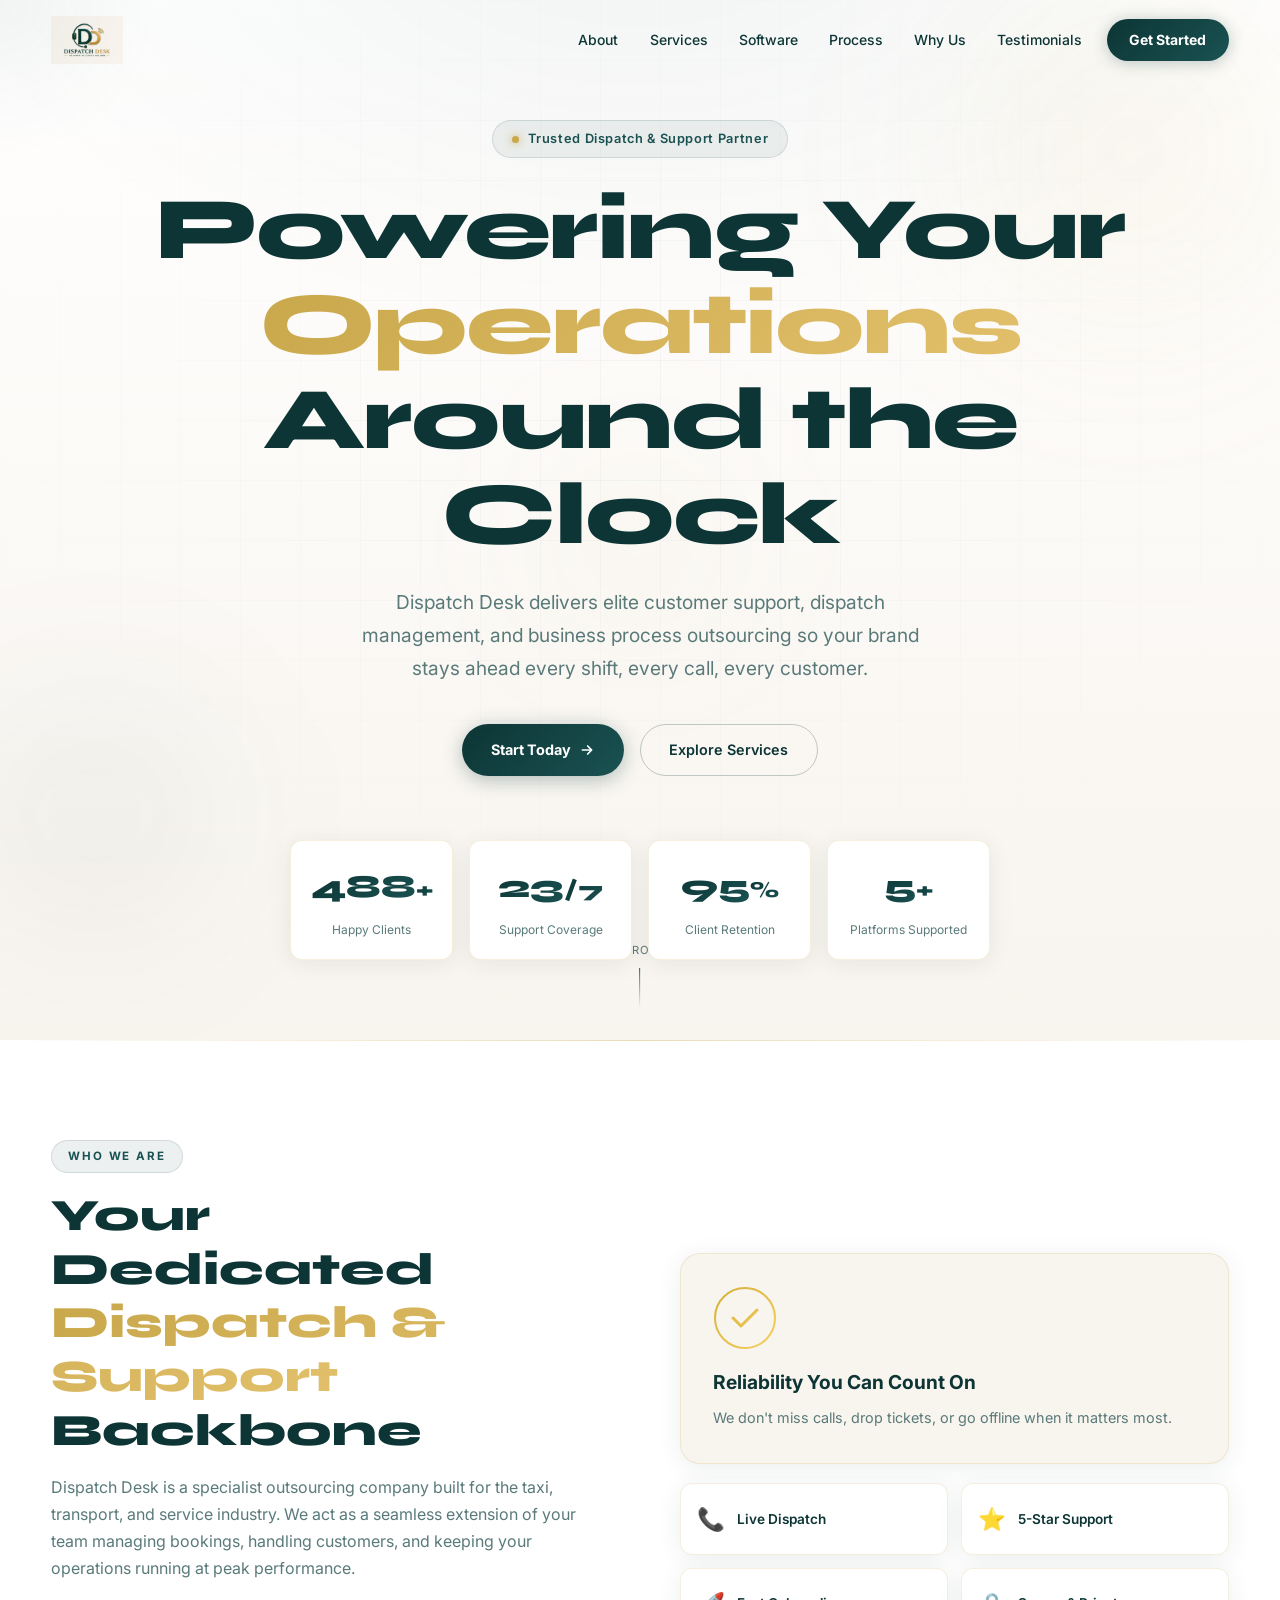
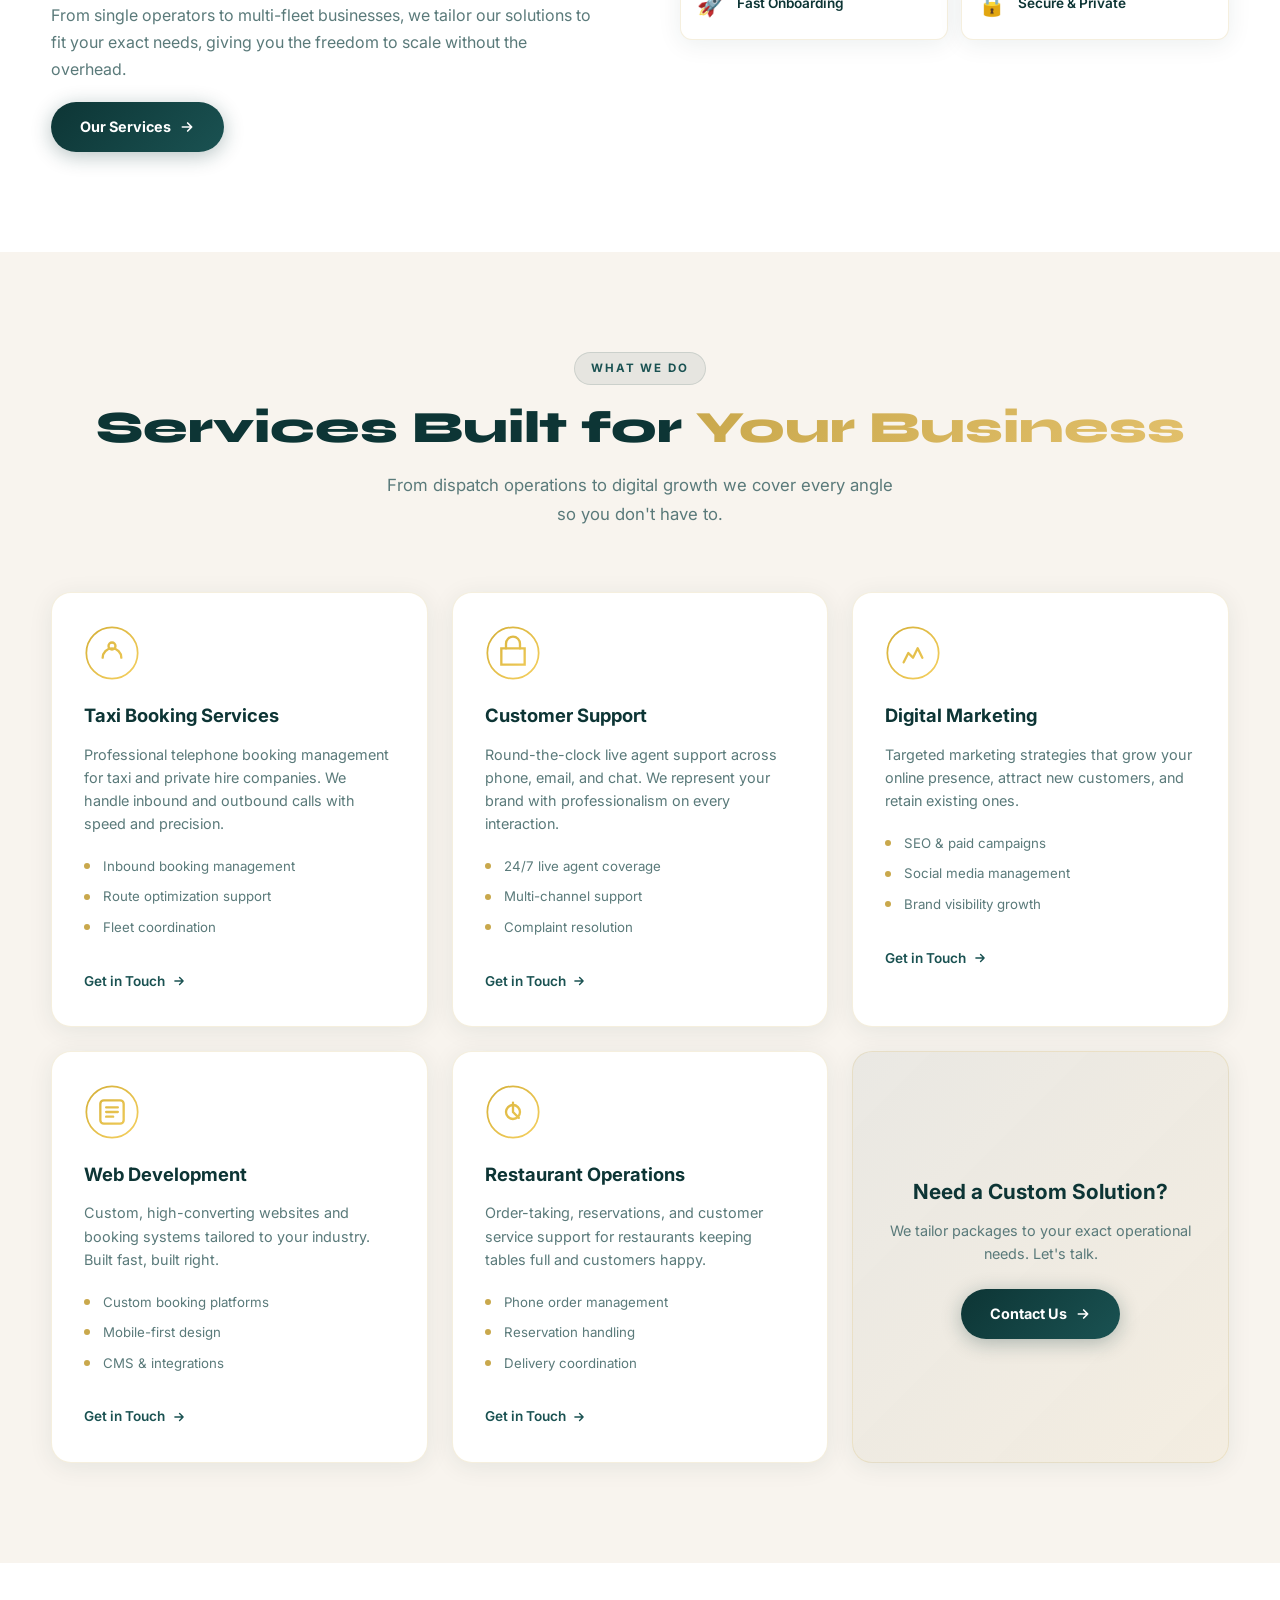
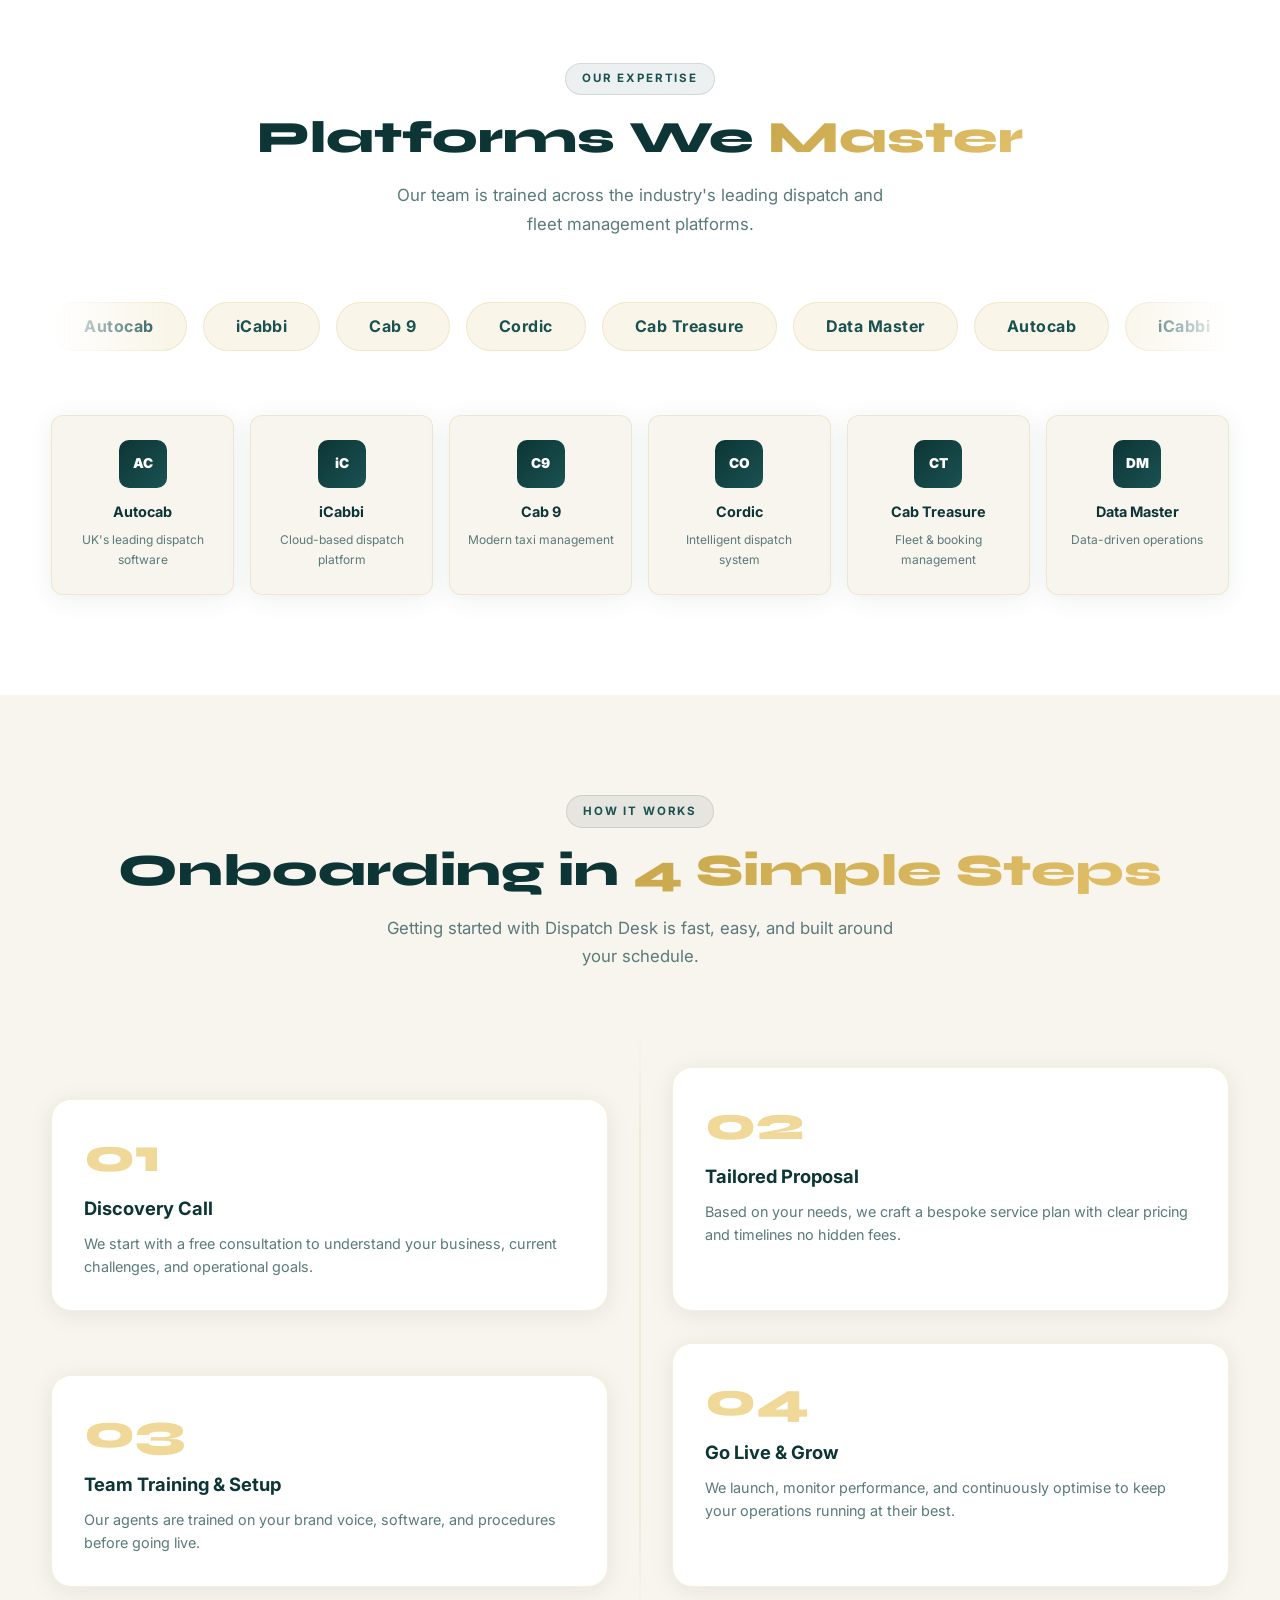
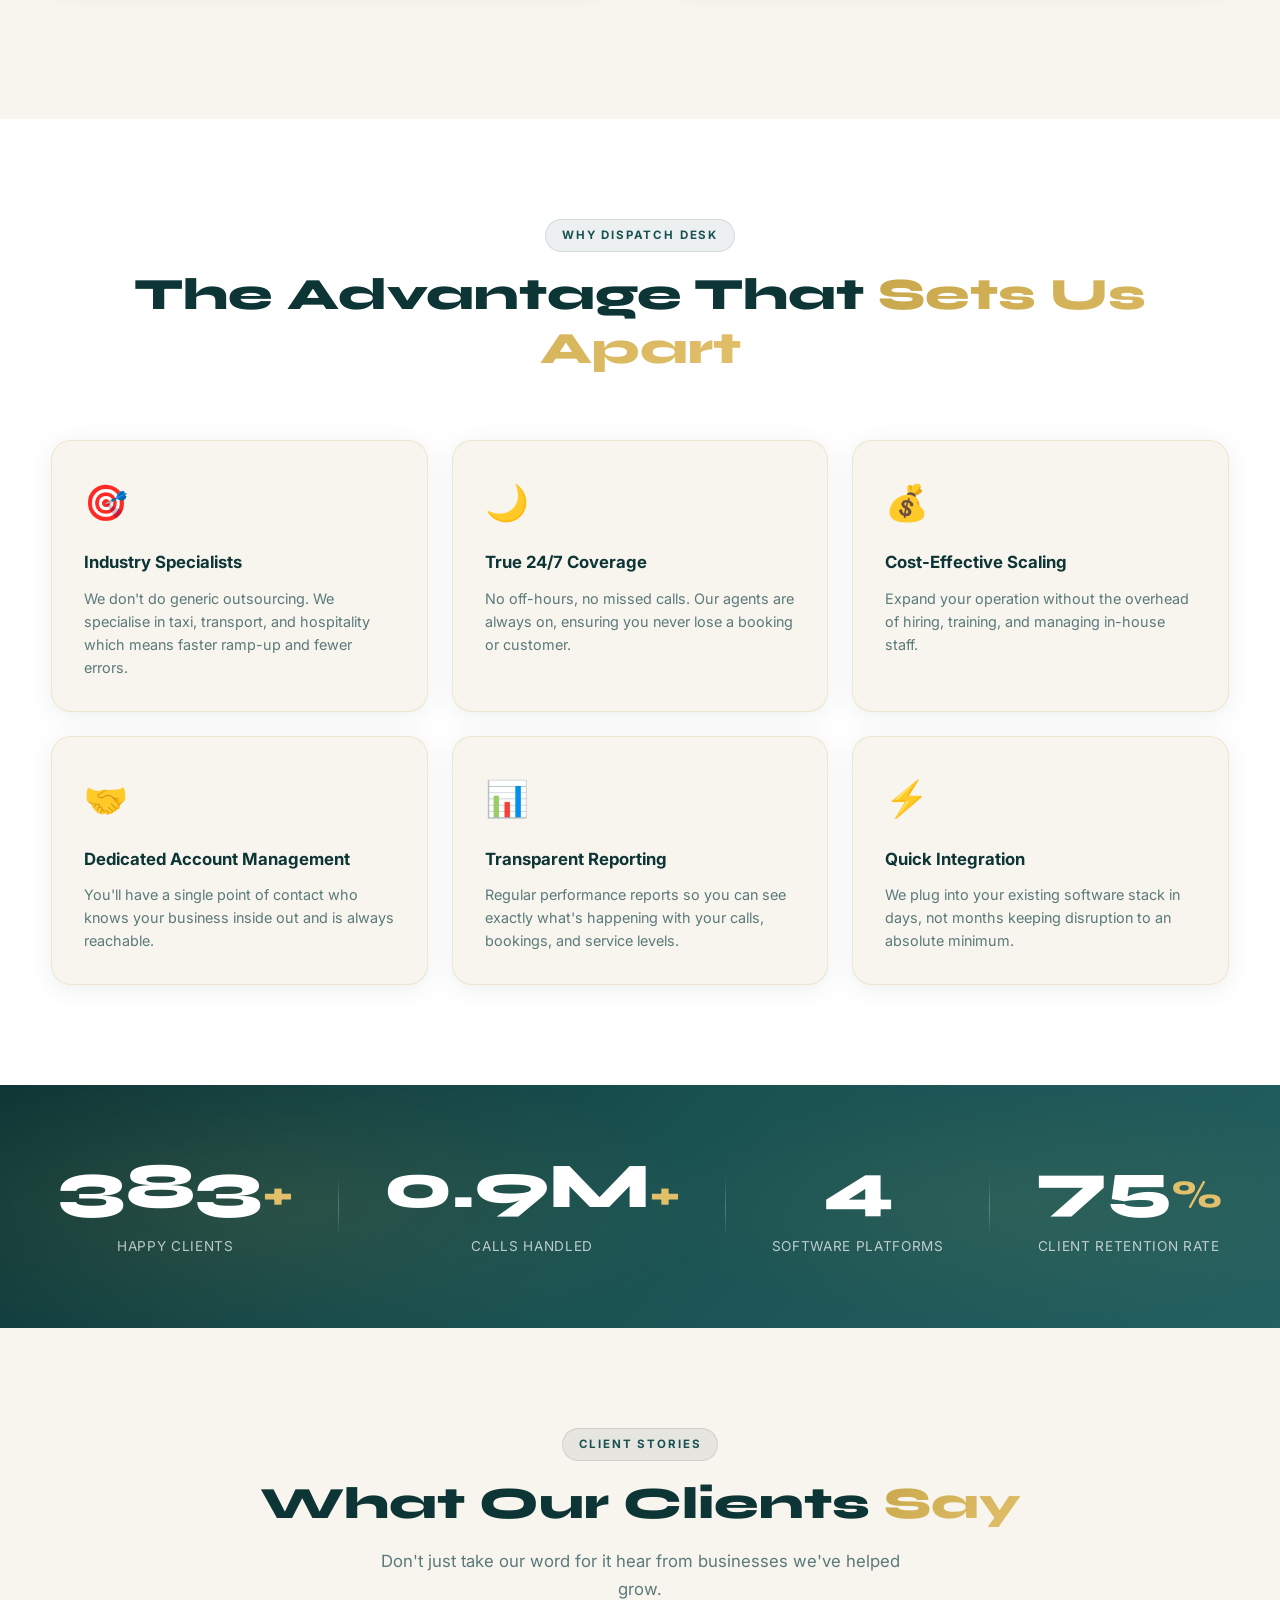
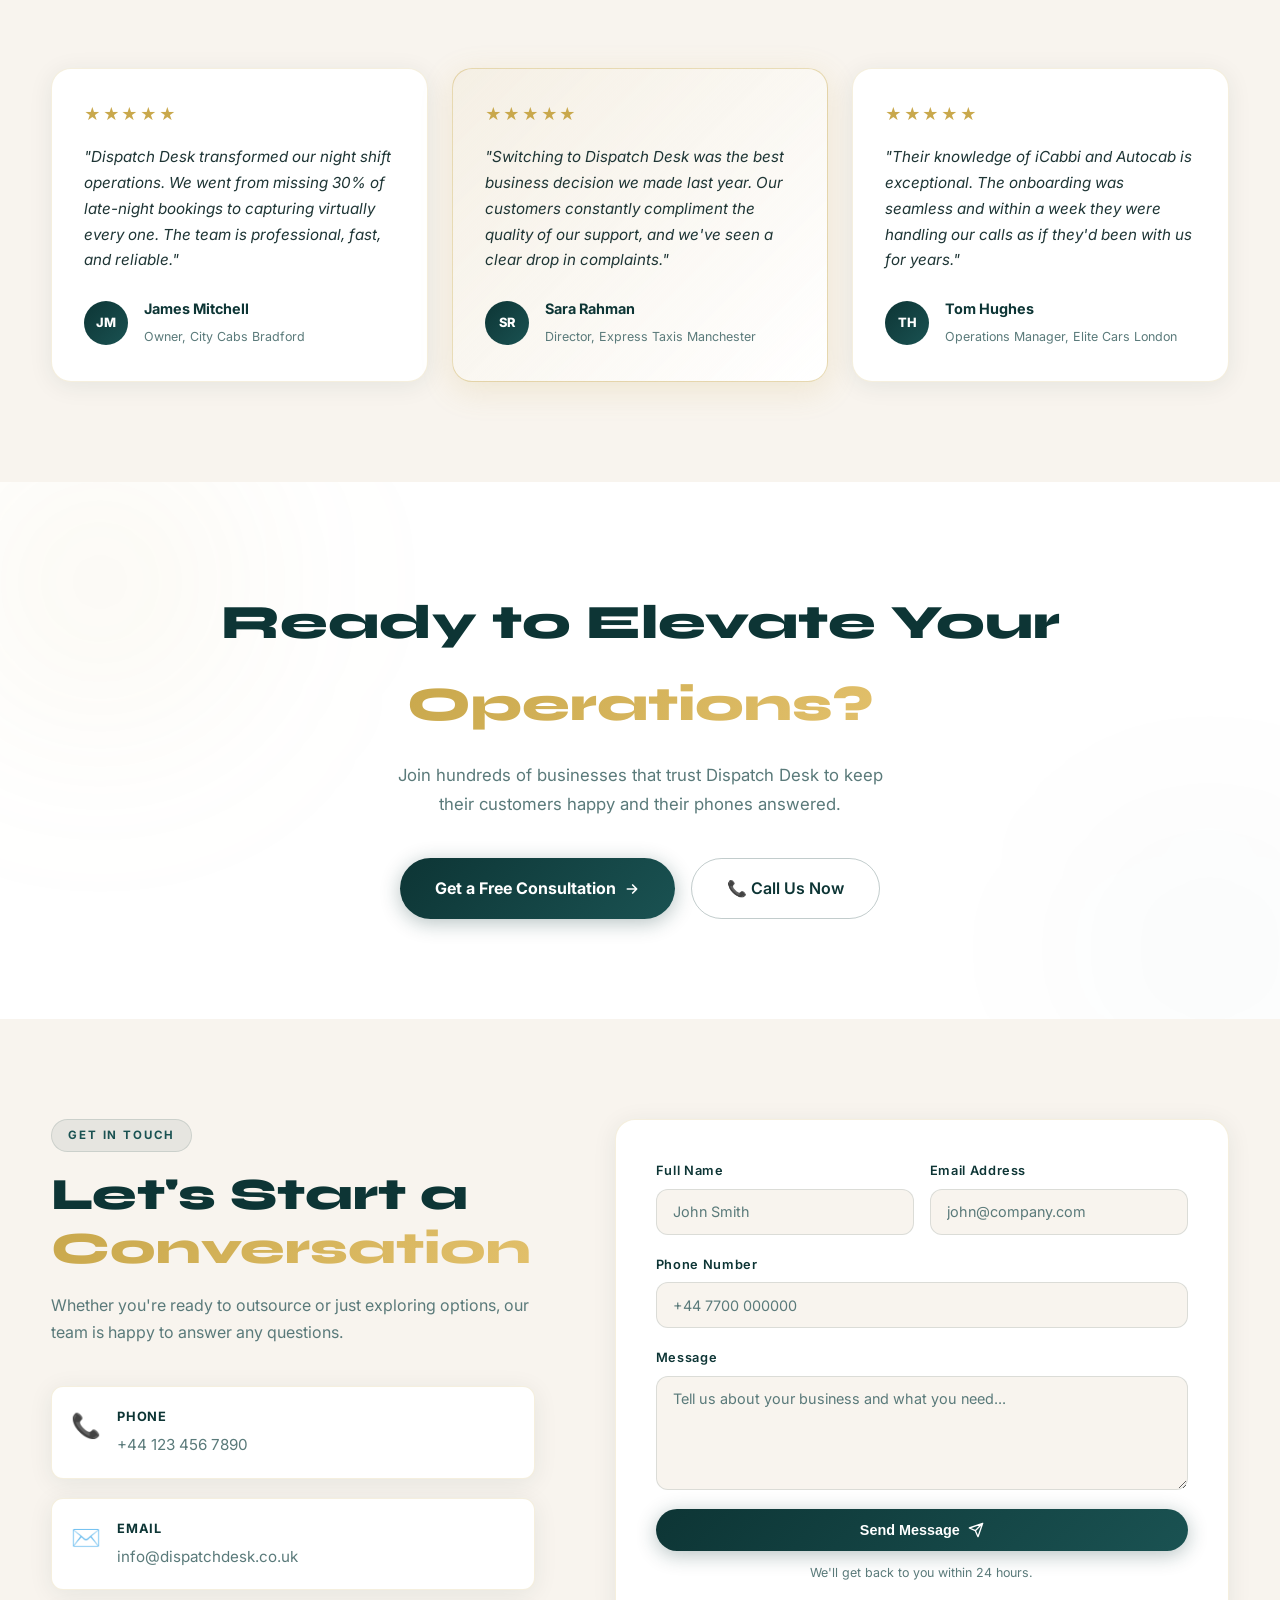
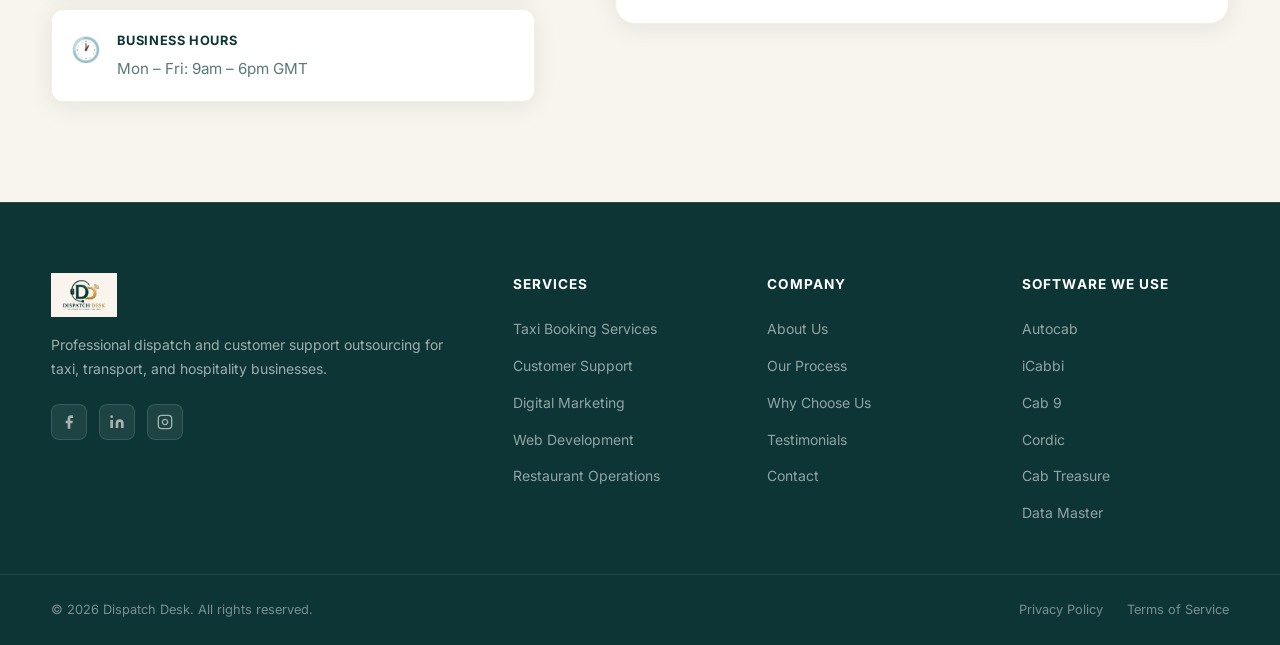
<file: index2.html>
<!DOCTYPE html>
<html lang="en">
<head>
  <meta charset="UTF-8" />
  <meta name="viewport" content="width=device-width, initial-scale=1.0" />
  <title>Dispatch Desk – Professional Dispatch & Customer Support</title>
  <link rel="preconnect" href="https://fonts.googleapis.com" />
  <link rel="preconnect" href="https://fonts.gstatic.com" crossorigin />
  <link href="https://fonts.googleapis.com/css2?family=Inter:wght@300;400;500;600;700;800;900&family=Syne:wght@700;800&display=swap" rel="stylesheet" />
  <link rel="stylesheet" href="style.css" />
</head>
<body>

  <!-- ═══════════════════════════ NAVBAR ═══════════════════════════ -->
  <header class="navbar" id="navbar">
    <div class="container nav-inner">
      <a href="#" class="logo-wrap">
        <img src="logo.jpg" alt="Dispatch Desk" class="logo-img" />
      </a>
      <nav class="nav-links" id="navLinks">
        <a href="#about">About</a>
        <a href="#services">Services</a>
        <a href="#software">Software</a>
        <a href="#process">Process</a>
        <a href="#why">Why Us</a>
        <a href="#testimonials">Testimonials</a>
        <a href="#contact" class="btn-nav">Get Started</a>
      </nav>
      <button class="hamburger" id="hamburger" aria-label="Menu">
        <span></span><span></span><span></span>
      </button>
    </div>
  </header>

  <!-- ═══════════════════════════ HERO ═══════════════════════════ -->
  <section class="hero" id="hero">
    <!-- Animated background grid -->
    <div class="hero-grid"></div>
    <!-- Floating orbs -->
    <div class="orb orb-1"></div>
    <div class="orb orb-2"></div>
    <div class="orb orb-3"></div>

    <div class="container hero-content">
      <div class="hero-badge reveal-up">
        <span class="badge-dot"></span>
        Trusted Dispatch & Support Partner
      </div>
      <h1 class="hero-title reveal-up delay-1">
        Powering Your <span class="gradient-text">Operations</span><br />
        Around the Clock
      </h1>
      <p class="hero-sub reveal-up delay-2">
        Dispatch Desk delivers elite customer support, dispatch management, and
        business process outsourcing so your brand stays ahead  every shift,
        every call, every customer.
      </p>
      <div class="hero-ctas reveal-up delay-3">
        <a href="#contact" class="btn-primary">Start Today <svg viewBox="0 0 24 24"><path d="M5 12h14M13 6l6 6-6 6"/></svg></a>
        <a href="#services" class="btn-ghost">Explore Services</a>
      </div>

      <!-- Floating stat cards -->
      <div class="hero-stats reveal-up delay-4">
        <div class="stat-card">
          <span class="stat-num" data-target="500">0</span><span class="stat-plus">+</span>
          <p>Happy Clients</p>
        </div>
        <div class="stat-card">
          <span class="stat-num" data-target="24">0</span><span class="stat-plus">/7</span>
          <p>Support Coverage</p>
        </div>
        <div class="stat-card">
          <span class="stat-num" data-target="98">0</span><span class="stat-plus">%</span>
          <p>Client Retention</p>
        </div>
        <div class="stat-card">
          <span class="stat-num" data-target="6">0</span><span class="stat-plus">+</span>
          <p>Platforms Supported</p>
        </div>
      </div>
    </div>

    <!-- Scroll indicator -->
    <div class="scroll-hint">
      <span>Scroll</span>
      <div class="scroll-line"></div>
    </div>
  </section>

  <!-- ═══════════════════════════ ABOUT STRIP ═══════════════════════════ -->
  <section class="about-strip" id="about">
    <div class="container about-inner">
      <div class="about-text reveal-left">
        <div class="section-label">Who We Are</div>
        <h2 class="section-title">Your Dedicated <span class="gradient-text">Dispatch & Support</span> Backbone</h2>
        <p>Dispatch Desk is a specialist outsourcing company built for the taxi, transport, and service industry. We act as a seamless extension of your team  managing bookings, handling customers, and keeping your operations running at peak performance.</p>
        <p>From single operators to multi-fleet businesses, we tailor our solutions to fit your exact needs, giving you the freedom to scale without the overhead.</p>
        <a href="#services" class="btn-primary">Our Services <svg viewBox="0 0 24 24"><path d="M5 12h14M13 6l6 6-6 6"/></svg></a>
      </div>
      <div class="about-visual reveal-right">
        <div class="about-card-main">
          <div class="about-icon-wrap">
            <svg viewBox="0 0 64 64" fill="none" xmlns="http://www.w3.org/2000/svg">
              <circle cx="32" cy="32" r="30" stroke="url(#g1)" stroke-width="2"/>
              <path d="M20 32l8 8 16-16" stroke="url(#g1)" stroke-width="3" stroke-linecap="round" stroke-linejoin="round"/>
              <defs>
                <linearGradient id="g1" x1="2" y1="2" x2="62" y2="62" gradientUnits="userSpaceOnUse">
                  <stop stop-color="#D4AF37"/>
                  <stop offset="1" stop-color="#F5D060"/>
                </linearGradient>
              </defs>
            </svg>
          </div>
          <h3>Reliability You Can Count On</h3>
          <p>We don't miss calls, drop tickets, or go offline when it matters most.</p>
        </div>
        <div class="about-mini-cards">
          <div class="mini-card">
            <div class="mini-icon">📞</div>
            <span>Live Dispatch</span>
          </div>
          <div class="mini-card">
            <div class="mini-icon">⭐</div>
            <span>5-Star Support</span>
          </div>
          <div class="mini-card">
            <div class="mini-icon">🚀</div>
            <span>Fast Onboarding</span>
          </div>
          <div class="mini-card">
            <div class="mini-icon">🔒</div>
            <span>Secure & Private</span>
          </div>
        </div>
      </div>
    </div>
  </section>

  <!-- ═══════════════════════════ SERVICES ═══════════════════════════ -->
  <section class="services" id="services">
    <div class="container">
      <div class="section-header reveal-up">
        <div class="section-label">What We Do</div>
        <h2 class="section-title">Services Built for <span class="gradient-text">Your Business</span></h2>
        <p class="section-sub">From dispatch operations to digital growth  we cover every angle so you don't have to.</p>
      </div>

      <div class="services-grid">

        <div class="service-card reveal-up delay-1">
          <div class="service-icon">
            <svg viewBox="0 0 48 48" fill="none"><circle cx="24" cy="24" r="22" stroke="url(#sg1)" stroke-width="1.5"/><path d="M16 28c0-4.4 3.6-8 8-8s8 3.6 8 8" stroke="url(#sg1)" stroke-width="2" stroke-linecap="round"/><circle cx="24" cy="18" r="3" stroke="url(#sg1)" stroke-width="2"/><defs><linearGradient id="sg1" x1="2" y1="2" x2="46" y2="46" gradientUnits="userSpaceOnUse"><stop stop-color="#D4AF37"/><stop offset="1" stop-color="#F5D060"/></linearGradient></defs></svg>
          </div>
          <h3>Taxi Booking Services</h3>
          <p>Professional telephone booking management for taxi and private hire companies. We handle inbound and outbound calls with speed and precision.</p>
          <ul class="service-bullets">
            <li>Inbound booking management</li>
            <li>Route optimization support</li>
            <li>Fleet coordination</li>
          </ul>
          <a href="#contact" class="service-link">Get in Touch <svg viewBox="0 0 24 24"><path d="M5 12h14M13 6l6 6-6 6"/></svg></a>
        </div>

        <div class="service-card reveal-up delay-2">
          <div class="service-icon">
            <svg viewBox="0 0 48 48" fill="none"><circle cx="24" cy="24" r="22" stroke="url(#sg2)" stroke-width="1.5"/><path d="M14 20h20v14H14z" stroke="url(#sg2)" stroke-width="2" stroke-linecap="round"/><path d="M18 20v-4a6 6 0 0112 0v4" stroke="url(#sg2)" stroke-width="2" stroke-linecap="round"/><defs><linearGradient id="sg2" x1="2" y1="2" x2="46" y2="46" gradientUnits="userSpaceOnUse"><stop stop-color="#D4AF37"/><stop offset="1" stop-color="#F5D060"/></linearGradient></defs></svg>
          </div>
          <h3>Customer Support</h3>
          <p>Round-the-clock live agent support across phone, email, and chat. We represent your brand with professionalism on every interaction.</p>
          <ul class="service-bullets">
            <li>24/7 live agent coverage</li>
            <li>Multi-channel support</li>
            <li>Complaint resolution</li>
          </ul>
          <a href="#contact" class="service-link">Get in Touch <svg viewBox="0 0 24 24"><path d="M5 12h14M13 6l6 6-6 6"/></svg></a>
        </div>

        <div class="service-card reveal-up delay-3">
          <div class="service-icon">
            <svg viewBox="0 0 48 48" fill="none"><circle cx="24" cy="24" r="22" stroke="url(#sg3)" stroke-width="1.5"/><path d="M16 32l4-8 4 4 4-8 4 8" stroke="url(#sg3)" stroke-width="2" stroke-linecap="round" stroke-linejoin="round"/><defs><linearGradient id="sg3" x1="2" y1="2" x2="46" y2="46" gradientUnits="userSpaceOnUse"><stop stop-color="#D4AF37"/><stop offset="1" stop-color="#F5D060"/></linearGradient></defs></svg>
          </div>
          <h3>Digital Marketing</h3>
          <p>Targeted marketing strategies that grow your online presence, attract new customers, and retain existing ones.</p>
          <ul class="service-bullets">
            <li>SEO & paid campaigns</li>
            <li>Social media management</li>
            <li>Brand visibility growth</li>
          </ul>
          <a href="#contact" class="service-link">Get in Touch <svg viewBox="0 0 24 24"><path d="M5 12h14M13 6l6 6-6 6"/></svg></a>
        </div>

        <div class="service-card reveal-up delay-1">
          <div class="service-icon">
            <svg viewBox="0 0 48 48" fill="none"><circle cx="24" cy="24" r="22" stroke="url(#sg4)" stroke-width="1.5"/><rect x="14" y="14" width="20" height="20" rx="3" stroke="url(#sg4)" stroke-width="2"/><path d="M19 24h10M19 20h10M19 28h6" stroke="url(#sg4)" stroke-width="2" stroke-linecap="round"/><defs><linearGradient id="sg4" x1="2" y1="2" x2="46" y2="46" gradientUnits="userSpaceOnUse"><stop stop-color="#D4AF37"/><stop offset="1" stop-color="#F5D060"/></linearGradient></defs></svg>
          </div>
          <h3>Web Development</h3>
          <p>Custom, high-converting websites and booking systems tailored to your industry. Built fast, built right.</p>
          <ul class="service-bullets">
            <li>Custom booking platforms</li>
            <li>Mobile-first design</li>
            <li>CMS & integrations</li>
          </ul>
          <a href="#contact" class="service-link">Get in Touch <svg viewBox="0 0 24 24"><path d="M5 12h14M13 6l6 6-6 6"/></svg></a>
        </div>

        <div class="service-card reveal-up delay-2">
          <div class="service-icon">
            <svg viewBox="0 0 48 48" fill="none"><circle cx="24" cy="24" r="22" stroke="url(#sg5)" stroke-width="1.5"/><path d="M24 16v8l5 5" stroke="url(#sg5)" stroke-width="2" stroke-linecap="round"/><circle cx="24" cy="24" r="6" stroke="url(#sg5)" stroke-width="2"/><defs><linearGradient id="sg5" x1="2" y1="2" x2="46" y2="46" gradientUnits="userSpaceOnUse"><stop stop-color="#D4AF37"/><stop offset="1" stop-color="#F5D060"/></linearGradient></defs></svg>
          </div>
          <h3>Restaurant Operations</h3>
          <p>Order-taking, reservations, and customer service support for restaurants  keeping tables full and customers happy.</p>
          <ul class="service-bullets">
            <li>Phone order management</li>
            <li>Reservation handling</li>
            <li>Delivery coordination</li>
          </ul>
          <a href="#contact" class="service-link">Get in Touch <svg viewBox="0 0 24 24"><path d="M5 12h14M13 6l6 6-6 6"/></svg></a>
        </div>

        <!-- CTA Card -->
        <div class="service-card service-cta-card reveal-up delay-3">
          <div class="cta-card-inner">
            <h3>Need a Custom Solution?</h3>
            <p>We tailor packages to your exact operational needs. Let's talk.</p>
            <a href="#contact" class="btn-primary">Contact Us <svg viewBox="0 0 24 24"><path d="M5 12h14M13 6l6 6-6 6"/></svg></a>
          </div>
        </div>

      </div>
    </div>
  </section>

  <!-- ═══════════════════════════ SOFTWARE ═══════════════════════════ -->
  <section class="software" id="software">
    <div class="container">
      <div class="section-header reveal-up">
        <div class="section-label">Our Expertise</div>
        <h2 class="section-title">Platforms We <span class="gradient-text">Master</span></h2>
        <p class="section-sub">Our team is trained across the industry's leading dispatch and fleet management platforms.</p>
      </div>
      <div class="software-track-wrap">
        <div class="software-track">
          <div class="sw-pill">Autocab</div>
          <div class="sw-pill">iCabbi</div>
          <div class="sw-pill">Cab 9</div>
          <div class="sw-pill">Cordic</div>
          <div class="sw-pill">Cab Treasure</div>
          <div class="sw-pill">Data Master</div>
          <!-- duplicates for seamless loop -->
          <div class="sw-pill">Autocab</div>
          <div class="sw-pill">iCabbi</div>
          <div class="sw-pill">Cab 9</div>
          <div class="sw-pill">Cordic</div>
          <div class="sw-pill">Cab Treasure</div>
          <div class="sw-pill">Data Master</div>
        </div>
      </div>

      <div class="software-cards reveal-up delay-2">
        <div class="sw-card">
          <div class="sw-card-logo">AC</div>
          <h4>Autocab</h4>
          <p>UK's leading dispatch software</p>
        </div>
        <div class="sw-card">
          <div class="sw-card-logo">iC</div>
          <h4>iCabbi</h4>
          <p>Cloud-based dispatch platform</p>
        </div>
        <div class="sw-card">
          <div class="sw-card-logo">C9</div>
          <h4>Cab 9</h4>
          <p>Modern taxi management</p>
        </div>
        <div class="sw-card">
          <div class="sw-card-logo">CO</div>
          <h4>Cordic</h4>
          <p>Intelligent dispatch system</p>
        </div>
        <div class="sw-card">
          <div class="sw-card-logo">CT</div>
          <h4>Cab Treasure</h4>
          <p>Fleet & booking management</p>
        </div>
        <div class="sw-card">
          <div class="sw-card-logo">DM</div>
          <h4>Data Master</h4>
          <p>Data-driven operations</p>
        </div>
      </div>
    </div>
  </section>

  <!-- ═══════════════════════════ PROCESS ═══════════════════════════ -->
  <section class="process" id="process">
    <div class="container">
      <div class="section-header reveal-up">
        <div class="section-label">How It Works</div>
        <h2 class="section-title">Onboarding in <span class="gradient-text">4 Simple Steps</span></h2>
        <p class="section-sub">Getting started with Dispatch Desk is fast, easy, and built around your schedule.</p>
      </div>

      <div class="process-timeline">
        <div class="process-line"></div>

        <div class="process-step reveal-up delay-1">
          <div class="step-number">01</div>
          <div class="step-content">
            <h3>Discovery Call</h3>
            <p>We start with a free consultation to understand your business, current challenges, and operational goals.</p>
          </div>
        </div>

        <div class="process-step reveal-up delay-2">
          <div class="step-number">02</div>
          <div class="step-content">
            <h3>Tailored Proposal</h3>
            <p>Based on your needs, we craft a bespoke service plan with clear pricing and timelines  no hidden fees.</p>
          </div>
        </div>

        <div class="process-step reveal-up delay-3">
          <div class="step-number">03</div>
          <div class="step-content">
            <h3>Team Training & Setup</h3>
            <p>Our agents are trained on your brand voice, software, and procedures before going live.</p>
          </div>
        </div>

        <div class="process-step reveal-up delay-4">
          <div class="step-number">04</div>
          <div class="step-content">
            <h3>Go Live & Grow</h3>
            <p>We launch, monitor performance, and continuously optimise to keep your operations running at their best.</p>
          </div>
        </div>
      </div>
    </div>
  </section>

  <!-- ═══════════════════════════ WHY US ═══════════════════════════ -->
  <section class="why-us" id="why">
    <div class="container">
      <div class="section-header reveal-up">
        <div class="section-label">Why Dispatch Desk</div>
        <h2 class="section-title">The Advantage That <span class="gradient-text">Sets Us Apart</span></h2>
      </div>

      <div class="why-grid">
        <div class="why-card reveal-up delay-1">
          <div class="why-icon">🎯</div>
          <h3>Industry Specialists</h3>
          <p>We don't do generic outsourcing. We specialise in taxi, transport, and hospitality  which means faster ramp-up and fewer errors.</p>
        </div>
        <div class="why-card reveal-up delay-2">
          <div class="why-icon">🌙</div>
          <h3>True 24/7 Coverage</h3>
          <p>No off-hours, no missed calls. Our agents are always on, ensuring you never lose a booking or customer.</p>
        </div>
        <div class="why-card reveal-up delay-3">
          <div class="why-icon">💰</div>
          <h3>Cost-Effective Scaling</h3>
          <p>Expand your operation without the overhead of hiring, training, and managing in-house staff.</p>
        </div>
        <div class="why-card reveal-up delay-1">
          <div class="why-icon">🤝</div>
          <h3>Dedicated Account Management</h3>
          <p>You'll have a single point of contact who knows your business inside out and is always reachable.</p>
        </div>
        <div class="why-card reveal-up delay-2">
          <div class="why-icon">📊</div>
          <h3>Transparent Reporting</h3>
          <p>Regular performance reports so you can see exactly what's happening with your calls, bookings, and service levels.</p>
        </div>
        <div class="why-card reveal-up delay-3">
          <div class="why-icon">⚡</div>
          <h3>Quick Integration</h3>
          <p>We plug into your existing software stack in days, not months  keeping disruption to an absolute minimum.</p>
        </div>
      </div>
    </div>
  </section>

  <!-- ═══════════════════════════ STATS BANNER ═══════════════════════════ -->
  <section class="stats-banner">
    <div class="container stats-inner">
      <div class="stat-item reveal-up delay-1">
        <span class="big-num" data-target="500">0</span><span class="big-plus">+</span>
        <p>Happy Clients</p>
      </div>
      <div class="stat-divider"></div>
      <div class="stat-item reveal-up delay-2">
        <span class="big-num" data-target="1200000">0</span><span class="big-plus">+</span>
        <p>Calls Handled</p>
      </div>
      <div class="stat-divider"></div>
      <div class="stat-item reveal-up delay-3">
        <span class="big-num" data-target="6">0</span><span class="big-plus"></span>
        <p>Software Platforms</p>
      </div>
      <div class="stat-divider"></div>
      <div class="stat-item reveal-up delay-4">
        <span class="big-num" data-target="98">0</span><span class="big-plus">%</span>
        <p>Client Retention Rate</p>
      </div>
    </div>
  </section>

  <!-- ═══════════════════════════ TESTIMONIALS ═══════════════════════════ -->
  <section class="testimonials" id="testimonials">
    <div class="container">
      <div class="section-header reveal-up">
        <div class="section-label">Client Stories</div>
        <h2 class="section-title">What Our Clients <span class="gradient-text">Say</span></h2>
        <p class="section-sub">Don't just take our word for it  hear from businesses we've helped grow.</p>
      </div>

      <div class="testimonials-grid">
        <div class="testi-card reveal-up delay-1">
          <div class="stars">★★★★★</div>
          <p class="testi-quote">"Dispatch Desk transformed our night shift operations. We went from missing 30% of late-night bookings to capturing virtually every one. The team is professional, fast, and reliable."</p>
          <div class="testi-author">
            <div class="author-avatar">JM</div>
            <div>
              <strong>James Mitchell</strong>
              <span>Owner, City Cabs Bradford</span>
            </div>
          </div>
        </div>

        <div class="testi-card featured reveal-up delay-2">
          <div class="stars">★★★★★</div>
          <p class="testi-quote">"Switching to Dispatch Desk was the best business decision we made last year. Our customers constantly compliment the quality of our support, and we've seen a clear drop in complaints."</p>
          <div class="testi-author">
            <div class="author-avatar">SR</div>
            <div>
              <strong>Sara Rahman</strong>
              <span>Director, Express Taxis Manchester</span>
            </div>
          </div>
        </div>

        <div class="testi-card reveal-up delay-3">
          <div class="stars">★★★★★</div>
          <p class="testi-quote">"Their knowledge of iCabbi and Autocab is exceptional. The onboarding was seamless and within a week they were handling our calls as if they'd been with us for years."</p>
          <div class="testi-author">
            <div class="author-avatar">TH</div>
            <div>
              <strong>Tom Hughes</strong>
              <span>Operations Manager, Elite Cars London</span>
            </div>
          </div>
        </div>
      </div>
    </div>
  </section>

  <!-- ═══════════════════════════ CTA BANNER ═══════════════════════════ -->
  <section class="cta-banner reveal-up">
    <div class="cta-orb cta-orb-1"></div>
    <div class="cta-orb cta-orb-2"></div>
    <div class="container cta-inner">
      <h2>Ready to Elevate Your <span class="gradient-text">Operations?</span></h2>
      <p>Join hundreds of businesses that trust Dispatch Desk to keep their customers happy and their phones answered.</p>
      <div class="cta-btns">
        <a href="#contact" class="btn-primary btn-large">Get a Free Consultation <svg viewBox="0 0 24 24"><path d="M5 12h14M13 6l6 6-6 6"/></svg></a>
        <a href="tel:+441234567890" class="btn-ghost btn-large">📞 Call Us Now</a>
      </div>
    </div>
  </section>

  <!-- ═══════════════════════════ CONTACT ═══════════════════════════ -->
  <section class="contact" id="contact">
    <div class="container contact-inner">
      <div class="contact-info reveal-left">
        <div class="section-label">Get In Touch</div>
        <h2 class="section-title">Let's Start a <span class="gradient-text">Conversation</span></h2>
        <p>Whether you're ready to outsource or just exploring options, our team is happy to answer any questions.</p>

        <div class="contact-details">
          <div class="contact-item">
            <div class="contact-icon">📞</div>
            <div>
              <strong>Phone</strong>
              <a href="tel:+441234567890">+44 123 456 7890</a>
            </div>
          </div>
          <div class="contact-item">
            <div class="contact-icon">✉️</div>
            <div>
              <strong>Email</strong>
              <a href="mailto:info@dispatchdesk.co.uk">info@dispatchdesk.co.uk</a>
            </div>
          </div>
          <div class="contact-item">
            <div class="contact-icon">🕐</div>
            <div>
              <strong>Business Hours</strong>
              <span>Mon – Fri: 9am – 6pm GMT</span>
            </div>
          </div>
        </div>
      </div>

      <div class="contact-form-wrap reveal-right">
        <form class="contact-form" id="contactForm">
          <div class="form-row">
            <div class="form-group">
              <label for="name">Full Name</label>
              <input type="text" id="name" name="name" placeholder="John Smith" required />
            </div>
            <div class="form-group">
              <label for="email">Email Address</label>
              <input type="email" id="email" name="email" placeholder="john@company.com" required />
            </div>
          </div>
          <div class="form-group">
            <label for="phone">Phone Number</label>
            <input type="tel" id="phone" name="phone" placeholder="+44 7700 000000" />
          </div>
          <div class="form-group">
            <label for="message">Message</label>
            <textarea id="message" name="message" rows="5" placeholder="Tell us about your business and what you need..." required></textarea>
          </div>
          <button type="submit" class="btn-primary btn-full">
            Send Message
            <svg viewBox="0 0 24 24"><path d="M22 2L11 13M22 2l-7 20-4-9-9-4 20-7z"/></svg>
          </button>
          <p class="form-note">We'll get back to you within 24 hours.</p>
        </form>
      </div>
    </div>
  </section>

  <!-- ═══════════════════════════ FOOTER ═══════════════════════════ -->
  <footer class="footer">
    <div class="container footer-inner">
      <div class="footer-brand">
        <img src="logo.jpg" alt="Dispatch Desk" class="footer-logo" />
        <p>Professional dispatch and customer support outsourcing for taxi, transport, and hospitality businesses.</p>
        <div class="social-links">
          <a href="#" aria-label="Facebook">
            <svg viewBox="0 0 24 24" fill="currentColor"><path d="M18 2h-3a5 5 0 00-5 5v3H7v4h3v8h4v-8h3l1-4h-4V7a1 1 0 011-1h3z"/></svg>
          </a>
          <a href="#" aria-label="LinkedIn">
            <svg viewBox="0 0 24 24" fill="currentColor"><path d="M16 8a6 6 0 016 6v7h-4v-7a2 2 0 00-2-2 2 2 0 00-2 2v7h-4v-7a6 6 0 016-6zM2 9h4v12H2z"/><circle cx="4" cy="4" r="2"/></svg>
          </a>
          <a href="#" aria-label="Instagram">
            <svg viewBox="0 0 24 24" fill="none" stroke="currentColor" stroke-width="2"><rect x="2" y="2" width="20" height="20" rx="5" ry="5"/><path d="M16 11.37A4 4 0 1112.63 8 4 4 0 0116 11.37z"/><line x1="17.5" y1="6.5" x2="17.51" y2="6.5"/></svg>
          </a>
        </div>
      </div>

      <div class="footer-links">
        <h4>Services</h4>
        <ul>
          <li><a href="#services">Taxi Booking Services</a></li>
          <li><a href="#services">Customer Support</a></li>
          <li><a href="#services">Digital Marketing</a></li>
          <li><a href="#services">Web Development</a></li>
          <li><a href="#services">Restaurant Operations</a></li>
        </ul>
      </div>

      <div class="footer-links">
        <h4>Company</h4>
        <ul>
          <li><a href="#about">About Us</a></li>
          <li><a href="#process">Our Process</a></li>
          <li><a href="#why">Why Choose Us</a></li>
          <li><a href="#testimonials">Testimonials</a></li>
          <li><a href="#contact">Contact</a></li>
        </ul>
      </div>

      <div class="footer-links">
        <h4>Software We Use</h4>
        <ul>
          <li><a href="#">Autocab</a></li>
          <li><a href="#">iCabbi</a></li>
          <li><a href="#">Cab 9</a></li>
          <li><a href="#">Cordic</a></li>
          <li><a href="#">Cab Treasure</a></li>
          <li><a href="#">Data Master</a></li>
        </ul>
      </div>
    </div>

    <div class="footer-bottom">
      <div class="container">
        <p>© 2026 Dispatch Desk. All rights reserved.</p>
        <div class="footer-bottom-links">
          <a href="#">Privacy Policy</a>
          <a href="#">Terms of Service</a>
        </div>
      </div>
    </div>
  </footer>

  <!-- Form success toast -->
  <div class="toast" id="toast">Message sent! We'll be in touch shortly. ✓</div>

  <script src="main.js"></script>
</body>
</html>
</file>
<file: style.css>
/* ═══════════════════════════════════════════════════════════
   DISPATCH DESK — Premium CSS
   Palette: Cream/White bg · Teal brand · Gold accents
   ═══════════════════════════════════════════════════════════ */

/* ─── Reset & Base ─── */
*, *::before, *::after { box-sizing: border-box; margin: 0; padding: 0; }

:root {
  --teal:        #0d3535;
  --teal-2:      #1a5252;
  --teal-3:      #246060;
  --gold:        #c9a84c;
  --gold-2:      #e2c06b;
  --gold-3:      #f0d898;
  --gold-pale:   rgba(201,168,76,.12);
  --cream:       #f8f4ee;
  --white:       #ffffff;
  --dark:        #060e0e;
  --text:        #1e3535;
  --muted:       #5a7a7a;
  --border:      rgba(201,168,76,.18);
  --border-teal: rgba(13,53,53,.12);
  --card-bg:     #ffffff;
  --card-bg-alt: #f8f4ee;
  --shadow:      0 4px 24px rgba(13,53,53,.08);
  --shadow-gold: 0 8px 32px rgba(201,168,76,.18);
  --shadow-hover:0 16px 48px rgba(13,53,53,.14);
  --radius:      12px;
  --radius-lg:   20px;
  --transition:  0.35s cubic-bezier(0.4, 0, 0.2, 1);
}

html { scroll-behavior: smooth; overflow-x: hidden!important; }

body {
  font-family: 'Inter', sans-serif;
  background: var(--cream);
  color: var(--text);
  line-height: 1.7;
  overflow-x: hidden!important;
}

/* ─── Container ─── */
.container {
  width: min(1200px, 92vw);
  margin: 0 auto;
}

/* ─── Typography helpers ─── */
.gradient-text {
  background: linear-gradient(135deg, var(--gold) 0%, var(--gold-2) 100%);
  -webkit-background-clip: text;
  -webkit-text-fill-color: transparent;
  background-clip: text;
}

.section-label {
  display: inline-block;
  font-size: 0.72rem;
  font-weight: 700;
  letter-spacing: 0.16em;
  text-transform: uppercase;
  color: var(--teal-2);
  background: rgba(13,53,53,.07);
  border: 1px solid var(--border-teal);
  padding: 0.35rem 1rem;
  border-radius: 50px;
  margin-bottom: 1rem;
}

.section-title {
  font-family: 'Syne', sans-serif;
  font-size: clamp(2rem, 4vw, 2.8rem);
  font-weight: 800;
  color: var(--teal);
  line-height: 1.2;
  margin-bottom: 1rem;
}

.section-sub {
  font-size: 1.05rem;
  color: var(--muted);
  max-width: 520px;
  margin: 0 auto;
}

.section-header {
  text-align: center;
  margin-bottom: 4rem;
}

/* ─── Buttons ─── */
.btn-primary {
  display: inline-flex;
  align-items: center;
  gap: 0.5rem;
  background: linear-gradient(135deg, var(--teal) 0%, var(--teal-2) 100%);
  color: var(--white);
  font-weight: 700;
  font-size: 0.9rem;
  padding: 0.8rem 1.8rem;
  border-radius: 50px;
  text-decoration: none;
  border: none;
  cursor: pointer;
  transition: var(--transition);
  box-shadow: 0 4px 20px rgba(13,53,53,.3);
}

.btn-primary svg {
  width: 16px; height: 16px;
  stroke: var(--white);
  stroke-width: 2.5;
  fill: none;
  stroke-linecap: round;
  stroke-linejoin: round;
  transition: transform var(--transition);
}

.btn-primary:hover {
  transform: translateY(-2px);
  box-shadow: 0 8px 32px rgba(13,53,53,.4);
  background: linear-gradient(135deg, var(--teal-2) 0%, var(--teal-3) 100%);
}

.btn-primary:hover svg { transform: translateX(4px); }

.btn-ghost {
  display: inline-flex;
  align-items: center;
  gap: 0.5rem;
  background: transparent;
  color: var(--teal);
  font-weight: 600;
  font-size: 0.9rem;
  padding: 0.8rem 1.8rem;
  border-radius: 50px;
  text-decoration: none;
  border: 1.5px solid rgba(13,53,53,.25);
  cursor: pointer;
  transition: var(--transition);
}

.btn-ghost:hover {
  background: rgba(13,53,53,.06);
  border-color: var(--teal-2);
  transform: translateY(-2px);
}

.btn-large { padding: 1rem 2.2rem; font-size: 1rem; }
.btn-full { width: 100%; justify-content: center; }


/* ══════════════════════════════════════════
   NAVBAR
══════════════════════════════════════════ */
.navbar {
  position: fixed;
  top: 0; left: 0; right: 0;
  z-index: 1000;
  padding: 1rem 0;
  transition: background var(--transition), padding var(--transition), box-shadow var(--transition);
}

.navbar.scrolled {
  background: rgba(248,244,238,.96);
  backdrop-filter: blur(20px);
  -webkit-backdrop-filter: blur(20px);
  padding: 0.6rem 0;
  box-shadow: 0 1px 0 var(--border), 0 4px 24px rgba(13,53,53,.06);
}

.nav-inner {
  display: flex;
  align-items: center;
  justify-content: space-between;
}

.logo-wrap { display: flex; align-items: center; text-decoration: none; }
.logo-img   { height: 48px; width: auto; object-fit: contain; }

.nav-links {
  display: flex;
  align-items: center;
  gap: 0.15rem;
}

.nav-links a {
  color: var(--teal);
  text-decoration: none;
  font-size: 0.875rem;
  font-weight: 500;
  padding: 0.5rem 0.9rem;
  border-radius: 8px;
  transition: color var(--transition), background var(--transition);
}

.nav-links a:hover { color: var(--teal-2); background: rgba(13,53,53,.07); }

.btn-nav {
  background: linear-gradient(135deg, var(--teal) 0%, var(--teal-2) 100%) !important;
  color: var(--white) !important;
  font-weight: 700 !important;
  padding: 0.55rem 1.4rem !important;
  border-radius: 50px !important;
  margin-left: 0.5rem;
  box-shadow: 0 2px 16px rgba(13,53,53,.25);
}

.btn-nav:hover {
  background: linear-gradient(135deg, var(--teal-2) 0%, var(--teal-3) 100%) !important;
  box-shadow: 0 4px 24px rgba(13,53,53,.35) !important;
  transform: translateY(-1px);
}

.hamburger {
  display: none;
  flex-direction: column;
  gap: 5px;
  background: none;
  border: none;
  cursor: pointer;
  padding: 4px;
}

.hamburger span {
  display: block;
  width: 24px; height: 2px;
  background: var(--teal);
  border-radius: 2px;
  transition: var(--transition);
}

.hamburger.open span:nth-child(1) { transform: translateY(7px) rotate(45deg); }
.hamburger.open span:nth-child(2) { opacity: 0; }
.hamburger.open span:nth-child(3) { transform: translateY(-7px) rotate(-45deg); }


/* ══════════════════════════════════════════
   HERO
══════════════════════════════════════════ */
.hero {
  min-height: 100vh;
  display: flex;
  align-items: center;
  position: relative;
  overflow: hidden;
  background:
    radial-gradient(ellipse 80% 60% at 50% -10%, rgba(13,53,53,.06) 0%, transparent 70%),
    linear-gradient(180deg, var(--white) 0%, var(--cream) 100%);
  padding: 120px 0 80px;
}

/* Animated grid background */
.hero-grid {
  position: absolute;
  inset: 0;
  background-image:
    linear-gradient(rgba(13,53,53,.04) 1px, transparent 1px),
    linear-gradient(90deg, rgba(13,53,53,.04) 1px, transparent 1px);
  background-size: 60px 60px;
  mask-image: radial-gradient(ellipse 80% 70% at 50% 40%, black 0%, transparent 70%);
  -webkit-mask-image: radial-gradient(ellipse 80% 70% at 50% 40%, black 0%, transparent 70%);
}

/* Floating orbs */
.orb {
  position: absolute;
  border-radius: 50%;
  filter: blur(80px);
  animation: orbFloat 8s ease-in-out infinite;
  pointer-events: none;
}

.orb-1 {
  width: 500px; height: 500px;
  background: radial-gradient(circle, rgba(201,168,76,.1) 0%, transparent 70%);
  top: -100px; right: -100px;
  animation-duration: 10s;
}

.orb-2 {
  width: 350px; height: 350px;
  background: radial-gradient(circle, rgba(13,53,53,.07) 0%, transparent 70%);
  bottom: 50px; left: -80px;
  animation-duration: 12s;
  animation-delay: -3s;
}

.orb-3 {
  width: 250px; height: 250px;
  background: radial-gradient(circle, rgba(201,168,76,.07) 0%, transparent 70%);
  top: 40%; left: 40%;
  animation-duration: 15s;
  animation-delay: -6s;
}

@keyframes orbFloat {
  0%, 100% { transform: translateY(0) scale(1); }
  33%       { transform: translateY(-30px) scale(1.05); }
  66%       { transform: translateY(15px) scale(0.97); }
}

.hero-content {
  position: relative;
  z-index: 1;
  text-align: center;
}

.hero-badge {
  display: inline-flex;
  align-items: center;
  gap: 0.6rem;
  background: rgba(13,53,53,.06);
  border: 1px solid var(--border-teal);
  color: var(--teal-2);
  font-size: 0.8rem;
  font-weight: 600;
  letter-spacing: 0.05em;
  padding: 0.45rem 1.2rem;
  border-radius: 50px;
  margin-bottom: 1.5rem;
}

.badge-dot {
  width: 7px; height: 7px;
  border-radius: 50%;
  background: var(--gold);
  box-shadow: 0 0 8px var(--gold);
  animation: pulse 2s ease-in-out infinite;
}

@keyframes pulse {
  0%, 100% { opacity: 1; transform: scale(1); }
  50%       { opacity: 0.6; transform: scale(1.3); }
}

.hero-title {
  font-family: 'Syne', sans-serif;
  font-size: clamp(2.8rem, 7vw, 5.5rem);
  font-weight: 800;
  color: var(--teal);
  line-height: 1.08;
  letter-spacing: -0.02em;
  margin-bottom: 1.5rem;
}

.hero-sub {
  font-size: clamp(1rem, 2vw, 1.2rem);
  color: var(--muted);
  max-width: 580px;
  margin: 0 auto 2.5rem;
}

.hero-ctas {
  display: flex;
  justify-content: center;
  gap: 1rem;
  flex-wrap: wrap;
  margin-bottom: 4rem;
}

/* Hero stat cards */
.hero-stats {
  display: grid;
  grid-template-columns: repeat(4, 1fr);
  gap: 1rem;
  max-width: 700px;
  margin: 0 auto;
}

.stat-card {
  background: var(--white);
  border: 1px solid var(--border);
  border-radius: var(--radius);
  padding: 1.2rem 1rem;
  text-align: center;
  box-shadow: var(--shadow);
  transition: var(--transition);
}

.stat-card:hover {
  border-color: rgba(201,168,76,.4);
  transform: translateY(-4px);
  box-shadow: var(--shadow-gold);
}

.stat-num {
  font-family: 'Syne', sans-serif;
  font-size: 2rem;
  font-weight: 800;
  background: linear-gradient(135deg, var(--teal), var(--teal-2));
  -webkit-background-clip: text;
  -webkit-text-fill-color: transparent;
  background-clip: text;
}

.stat-plus {
  font-family: 'Syne', sans-serif;
  font-size: 1.4rem;
  font-weight: 800;
  background: linear-gradient(135deg, var(--teal), var(--teal-2));
  -webkit-background-clip: text;
  -webkit-text-fill-color: transparent;
  background-clip: text;
}

.stat-card p {
  font-size: 0.75rem;
  color: var(--muted);
  margin-top: 0.3rem;
}

/* Scroll hint */
.scroll-hint {
  position: absolute;
  bottom: 2rem; left: 50%;
  transform: translateX(-50%);
  display: flex;
  flex-direction: column;
  align-items: center;
  gap: 0.5rem;
  color: var(--muted);
  font-size: 0.7rem;
  letter-spacing: 0.1em;
  text-transform: uppercase;
}

.scroll-line {
  width: 1px; height: 40px;
  background: linear-gradient(to bottom, var(--teal-3), transparent);
  animation: scrollPulse 2s ease-in-out infinite;
}

@keyframes scrollPulse {
  0%, 100% { opacity: 0.3; height: 30px; }
  50%       { opacity: 1;   height: 50px; }
}


/* ══════════════════════════════════════════
   ABOUT STRIP
══════════════════════════════════════════ */
.about-strip {
  padding: 100px 0;
  background: var(--white);
  position: relative;
  overflow: hidden;
}

.about-strip::before {
  content: '';
  position: absolute;
  top: 0; left: 0; right: 0;
  height: 1px;
  background: linear-gradient(90deg, transparent, var(--gold), transparent);
  opacity: 0.4;
}

.about-inner {
  display: grid;
  grid-template-columns: 1fr 1fr;
  gap: 5rem;
  align-items: center;
}

.about-text p {
  color: var(--muted);
  margin-bottom: 1.2rem;
  font-size: 1rem;
}

.about-visual { display: flex; flex-direction: column; gap: 1.2rem; }

.about-card-main {
  background: var(--cream);
  border: 1px solid var(--border);
  border-radius: var(--radius-lg);
  padding: 2rem;
  transition: var(--transition);
  box-shadow: var(--shadow);
}

.about-card-main:hover {
  border-color: rgba(201,168,76,.35);
  box-shadow: var(--shadow-gold);
}

.about-icon-wrap { width: 64px; height: 64px; margin-bottom: 1rem; }
.about-icon-wrap svg { width: 100%; height: 100%; }

.about-card-main h3 {
  color: var(--teal);
  font-size: 1.2rem;
  font-weight: 700;
  margin-bottom: 0.5rem;
}

.about-card-main p { color: var(--muted); font-size: 0.9rem; }

.about-mini-cards { display: grid; grid-template-columns: 1fr 1fr; gap: 0.8rem; }

.mini-card {
  background: var(--white);
  border: 1px solid var(--border);
  border-radius: var(--radius);
  padding: 1rem;
  display: flex;
  align-items: center;
  gap: 0.75rem;
  transition: var(--transition);
  cursor: default;
  box-shadow: var(--shadow);
}

.mini-card:hover {
  border-color: rgba(201,168,76,.35);
  transform: translateY(-2px);
  box-shadow: var(--shadow-gold);
}

.mini-icon { font-size: 1.4rem; }

.mini-card span {
  font-size: 0.85rem;
  font-weight: 600;
  color: var(--teal);
}


/* ══════════════════════════════════════════
   SERVICES
══════════════════════════════════════════ */
.services {
  padding: 100px 0;
  background: var(--cream);
  position: relative;
}

.services-grid {
  display: grid;
  grid-template-columns: repeat(3, 1fr);
  gap: 1.5rem;
}

.service-card {
  background: var(--white);
  border: 1px solid var(--border);
  border-radius: var(--radius-lg);
  padding: 2rem;
  transition: var(--transition);
  position: relative;
  overflow: hidden;
  box-shadow: var(--shadow);
}

.service-card::before {
  content: '';
  position: absolute;
  top: 0; left: 0; right: 0;
  height: 3px;
  background: linear-gradient(90deg, var(--teal), var(--teal-3));
  opacity: 0;
  transition: opacity var(--transition);
}

.service-card:hover {
  border-color: rgba(13,53,53,.15);
  transform: translateY(-6px);
  box-shadow: var(--shadow-hover);
}

.service-card:hover::before { opacity: 1; }

.service-icon { width: 56px; height: 56px; margin-bottom: 1.2rem; }
.service-icon svg { width: 100%; height: 100%; }

.service-card h3 {
  color: var(--teal);
  font-size: 1.15rem;
  font-weight: 700;
  margin-bottom: 0.7rem;
}

.service-card p {
  color: var(--muted);
  font-size: 0.9rem;
  margin-bottom: 1rem;
  line-height: 1.6;
}

.service-bullets { list-style: none; margin-bottom: 1.5rem; }

.service-bullets li {
  font-size: 0.83rem;
  color: var(--muted);
  padding: 0.25rem 0;
  padding-left: 1.2rem;
  position: relative;
}

.service-bullets li::before {
  content: '';
  position: absolute;
  left: 0; top: 50%;
  transform: translateY(-50%);
  width: 6px; height: 6px;
  background: var(--gold);
  border-radius: 50%;
}

.service-link {
  display: inline-flex;
  align-items: center;
  gap: 0.4rem;
  color: var(--teal-2);
  font-size: 0.85rem;
  font-weight: 600;
  text-decoration: none;
  transition: gap var(--transition), color var(--transition);
}

.service-link svg {
  width: 14px; height: 14px;
  stroke: var(--teal-2);
  stroke-width: 2.5;
  fill: none;
  stroke-linecap: round;
  stroke-linejoin: round;
}

.service-link:hover { gap: 0.7rem; color: var(--teal); }

.service-cta-card {
  background: linear-gradient(135deg, rgba(13,53,53,.06) 0%, rgba(201,168,76,.08) 100%);
  border-color: var(--border) !important;
  display: flex;
  align-items: center;
  justify-content: center;
}

.cta-card-inner { text-align: center; }
.cta-card-inner h3 { color: var(--teal); font-size: 1.3rem; font-weight: 700; margin-bottom: 0.6rem; }
.cta-card-inner p  { color: var(--muted); margin-bottom: 1.5rem; }


/* ══════════════════════════════════════════
   SOFTWARE
══════════════════════════════════════════ */
.software {
  padding: 100px 0;
  background: var(--white);
  overflow: hidden;
}

.software-track-wrap {
  overflow: hidden;
  margin-bottom: 4rem;
  mask-image: linear-gradient(90deg, transparent, black 10%, black 90%, transparent);
  -webkit-mask-image: linear-gradient(90deg, transparent, black 10%, black 90%, transparent);
}

.software-track {
  display: flex;
  gap: 1rem;
  width: max-content;
  animation: trackScroll 20s linear infinite;
}

.sw-pill {
  background: var(--gold-pale);
  border: 1px solid var(--border);
  color: var(--teal-2);
  font-weight: 700;
  font-size: 1rem;
  padding: 0.6rem 2rem;
  border-radius: 50px;
  white-space: nowrap;
  letter-spacing: 0.03em;
}

@keyframes trackScroll {
  from { transform: translateX(0); }
  to   { transform: translateX(-50%); }
}

.software-cards {
  display: grid;
  grid-template-columns: repeat(6, 1fr);
  gap: 1rem;
}

.sw-card {
  background: var(--cream);
  border: 1px solid var(--border);
  border-radius: var(--radius);
  padding: 1.5rem 1rem;
  text-align: center;
  transition: var(--transition);
  box-shadow: var(--shadow);
}

.sw-card:hover {
  border-color: rgba(201,168,76,.4);
  transform: translateY(-4px);
  box-shadow: var(--shadow-gold);
}

.sw-card-logo {
  width: 48px; height: 48px;
  background: linear-gradient(135deg, var(--teal) 0%, var(--teal-2) 100%);
  border-radius: 10px;
  display: flex;
  align-items: center;
  justify-content: center;
  font-weight: 900;
  font-size: 0.85rem;
  color: var(--white);
  margin: 0 auto 0.8rem;
}

.sw-card h4 { color: var(--teal); font-size: 0.9rem; font-weight: 700; margin-bottom: 0.3rem; }
.sw-card p  { font-size: 0.75rem; color: var(--muted); }


/* ══════════════════════════════════════════
   PROCESS
══════════════════════════════════════════ */
.process {
  padding: 100px 0;
  background: var(--cream);
  position: relative;
}

.process-timeline {
  position: relative;
  display: grid;
  grid-template-columns: 1fr 1fr;
  gap: 2rem 4rem;
  padding: 2rem 0;
}

.process-line {
  position: absolute;
  left: 50%; top: 0; bottom: 0;
  width: 1px;
  background: linear-gradient(to bottom, transparent, var(--gold) 20%, var(--gold) 80%, transparent);
  opacity: 0.3;
  transform: translateX(-50%);
}

.process-step {
  background: var(--white);
  border: 1px solid var(--border);
  border-radius: var(--radius-lg);
  padding: 2rem;
  position: relative;
  transition: var(--transition);
  box-shadow: var(--shadow);
}

.process-step:hover {
  border-color: rgba(201,168,76,.4);
  box-shadow: var(--shadow-gold);
  transform: translateY(-4px);
}

.process-step:nth-child(even) { margin-top: 2rem; }

.step-number {
  font-family: 'Syne', sans-serif;
  font-size: 3rem;
  font-weight: 800;
  color: var(--gold-3);
  line-height: 1;
  margin-bottom: 0.8rem;
}

.step-content h3 {
  color: var(--teal);
  font-size: 1.15rem;
  font-weight: 700;
  margin-bottom: 0.5rem;
}

.step-content p { color: var(--muted); font-size: 0.9rem; line-height: 1.6; }


/* ══════════════════════════════════════════
   WHY US
══════════════════════════════════════════ */
.why-us {
  padding: 100px 0;
  background: var(--white);
}

.why-grid {
  display: grid;
  grid-template-columns: repeat(3, 1fr);
  gap: 1.5rem;
}

.why-card {
  background: var(--cream);
  border: 1px solid var(--border);
  border-radius: var(--radius-lg);
  padding: 2rem;
  transition: var(--transition);
  box-shadow: var(--shadow);
}

.why-card:hover {
  border-color: rgba(201,168,76,.4);
  transform: translateY(-4px);
  box-shadow: var(--shadow-gold);
}

.why-icon { font-size: 2.2rem; margin-bottom: 1rem; display: block; }

.why-card h3 { color: var(--teal); font-size: 1.05rem; font-weight: 700; margin-bottom: 0.6rem; }
.why-card p  { color: var(--muted); font-size: 0.9rem; line-height: 1.6; }


/* ══════════════════════════════════════════
   STATS BANNER
══════════════════════════════════════════ */
.stats-banner {
  padding: 70px 0;
  background: linear-gradient(135deg, var(--teal) 0%, var(--teal-2) 50%, var(--teal-3) 100%);
  position: relative;
  overflow: hidden;
}

.stats-banner::before {
  content: '';
  position: absolute;
  inset: 0;
  background:
    radial-gradient(ellipse 60% 100% at 20% 50%, rgba(201,168,76,.12) 0%, transparent 60%),
    radial-gradient(ellipse 50% 80% at 80% 50%, rgba(201,168,76,.08) 0%, transparent 60%);
}

.stats-inner {
  display: flex;
  align-items: center;
  justify-content: space-around;
  gap: 2rem;
  flex-wrap: wrap;
  position: relative;
}

.stat-item { text-align: center; }

.big-num {
  font-family: 'Syne', sans-serif;
  font-size: clamp(2.5rem, 5vw, 4rem);
  font-weight: 800;
  color: var(--white);
  line-height: 1;
}

.big-plus {
  font-family: 'Syne', sans-serif;
  font-size: clamp(1.5rem, 3vw, 2.5rem);
  font-weight: 800;
  color: var(--gold-2);
}

.stat-item p {
  color: rgba(255,255,255,.7);
  font-size: 0.85rem;
  margin-top: 0.5rem;
  letter-spacing: 0.05em;
  text-transform: uppercase;
}

.stat-divider {
  width: 1px; height: 60px;
  background: linear-gradient(to bottom, transparent, rgba(255,255,255,.25), transparent);
}


/* ══════════════════════════════════════════
   TESTIMONIALS
══════════════════════════════════════════ */
.testimonials {
  padding: 100px 0;
  background: var(--cream);
}

.testimonials-grid {
  display: grid;
  grid-template-columns: repeat(3, 1fr);
  gap: 1.5rem;
  align-items: start;
}

.testi-card {
  background: var(--white);
  border: 1px solid var(--border);
  border-radius: var(--radius-lg);
  padding: 2rem;
  transition: var(--transition);
  box-shadow: var(--shadow);
}

.testi-card:hover {
  border-color: rgba(201,168,76,.4);
  transform: translateY(-4px);
  box-shadow: var(--shadow-gold);
}

.testi-card.featured {
  border-color: rgba(201,168,76,.4);
  background: linear-gradient(135deg, rgba(201,168,76,.06) 0%, var(--white) 100%);
  transform: scale(1.03);
  box-shadow: var(--shadow-gold);
}

.testi-card.featured:hover { transform: scale(1.03) translateY(-4px); }

.stars { color: var(--gold); font-size: 1rem; letter-spacing: 0.1em; margin-bottom: 1rem; }

.testi-quote {
  color: var(--text);
  font-size: 0.95rem;
  line-height: 1.7;
  font-style: italic;
  margin-bottom: 1.5rem;
}

.testi-author { display: flex; align-items: center; gap: 1rem; }

.author-avatar {
  width: 44px; height: 44px;
  border-radius: 50%;
  background: linear-gradient(135deg, var(--teal), var(--teal-2));
  display: flex;
  align-items: center;
  justify-content: center;
  font-weight: 800;
  font-size: 0.8rem;
  color: var(--white);
  flex-shrink: 0;
}

.testi-author strong { display: block; color: var(--teal); font-size: 0.9rem; font-weight: 700; }
.testi-author span   { font-size: 0.78rem; color: var(--muted); }


/* ══════════════════════════════════════════
   CTA BANNER
══════════════════════════════════════════ */
.cta-banner {
  padding: 100px 0;
  background: var(--white);
  text-align: center;
  position: relative;
  overflow: hidden;
}

.cta-orb {
  position: absolute;
  border-radius: 50%;
  filter: blur(100px);
  pointer-events: none;
}

.cta-orb-1 {
  width: 400px; height: 400px;
  background: radial-gradient(circle, rgba(201,168,76,.12) 0%, transparent 70%);
  top: -100px; left: -100px;
}

.cta-orb-2 {
  width: 300px; height: 300px;
  background: radial-gradient(circle, rgba(13,53,53,.06) 0%, transparent 70%);
  bottom: -80px; right: -80px;
}

.cta-inner { position: relative; }

.cta-banner h2 {
  font-family: 'Syne', sans-serif;
  font-size: clamp(2rem, 4vw, 3rem);
  font-weight: 800;
  color: var(--teal);
  margin-bottom: 1rem;
}

.cta-banner p {
  color: var(--muted);
  font-size: 1.05rem;
  max-width: 500px;
  margin: 0 auto 2.5rem;
}

.cta-btns { display: flex; justify-content: center; gap: 1rem; flex-wrap: wrap; }


/* ══════════════════════════════════════════
   CONTACT
══════════════════════════════════════════ */
.contact {
  padding: 100px 0;
  background: var(--cream);
}

.contact-inner {
  display: grid;
  grid-template-columns: 1fr 1.2fr;
  gap: 5rem;
  align-items: start;
}

.contact-info > p {
  color: var(--muted);
  margin-bottom: 2.5rem;
  font-size: 1rem;
  margin-top: 1rem;
}

.contact-details { display: flex; flex-direction: column; gap: 1.2rem; }

.contact-item {
  display: flex;
  align-items: flex-start;
  gap: 1rem;
  padding: 1.2rem;
  background: var(--white);
  border: 1px solid var(--border);
  border-radius: var(--radius);
  transition: var(--transition);
  box-shadow: var(--shadow);
}

.contact-item:hover {
  border-color: rgba(201,168,76,.4);
  transform: translateX(4px);
  box-shadow: var(--shadow-gold);
}

.contact-icon { font-size: 1.5rem; flex-shrink: 0; }

.contact-item strong {
  display: block;
  color: var(--teal);
  font-size: 0.8rem;
  font-weight: 700;
  text-transform: uppercase;
  letter-spacing: 0.05em;
  margin-bottom: 0.2rem;
}

.contact-item a, .contact-item span {
  color: var(--muted);
  font-size: 0.95rem;
  text-decoration: none;
}

.contact-item a:hover { color: var(--teal-2); }

/* Contact form */
.contact-form-wrap {
  background: var(--white);
  border: 1px solid var(--border);
  border-radius: var(--radius-lg);
  padding: 2.5rem;
  box-shadow: var(--shadow);
}

.contact-form { display: flex; flex-direction: column; gap: 1.2rem; }

.form-row { display: grid; grid-template-columns: 1fr 1fr; gap: 1rem; }

.form-group { display: flex; flex-direction: column; gap: 0.4rem; }

.form-group label {
  font-size: 0.8rem;
  font-weight: 600;
  color: var(--teal);
  letter-spacing: 0.05em;
}

.form-group input,
.form-group textarea {
  background: var(--cream);
  border: 1.5px solid rgba(13,53,53,.12);
  border-radius: var(--radius);
  padding: 0.85rem 1rem;
  color: var(--text);
  font-size: 0.9rem;
  font-family: 'Inter', sans-serif;
  outline: none;
  transition: border-color var(--transition), box-shadow var(--transition);
  resize: vertical;
}

.form-group input::placeholder,
.form-group textarea::placeholder { color: var(--muted); }

.form-group input:focus,
.form-group textarea:focus {
  border-color: var(--teal-3);
  box-shadow: 0 0 0 3px rgba(13,53,53,.07);
  background: var(--white);
}

.contact-form .btn-primary svg {
  stroke: var(--white);
  fill: none;
  stroke-width: 2;
  stroke-linecap: round;
  stroke-linejoin: round;
}

.form-note {
  text-align: center;
  font-size: 0.78rem;
  color: var(--muted);
  margin-top: -0.5rem;
}


/* ══════════════════════════════════════════
   FOOTER
══════════════════════════════════════════ */
.footer {
  background: var(--teal);
  border-top: 1px solid rgba(201,168,76,.2);
  padding: 70px 0 0;
}

.footer-inner {
  display: grid;
  grid-template-columns: 2fr 1fr 1fr 1fr;
  gap: 3rem;
  padding-bottom: 3rem;
}

.footer-logo {
  height: 44px;
  width: auto;
  object-fit: contain;
  margin-bottom: 1rem;
  display: block;
}

.footer-brand p {
  color: rgba(255,255,255,.6);
  font-size: 0.875rem;
  line-height: 1.7;
  margin-bottom: 1.5rem;
}

.social-links { display: flex; gap: 0.75rem; }

.social-links a {
  width: 36px; height: 36px;
  border-radius: 8px;
  background: rgba(255,255,255,.07);
  border: 1px solid rgba(255,255,255,.12);
  display: flex;
  align-items: center;
  justify-content: center;
  color: rgba(255,255,255,.6);
  transition: var(--transition);
}

.social-links a svg { width: 16px; height: 16px; }

.social-links a:hover {
  background: rgba(201,168,76,.2);
  border-color: rgba(201,168,76,.4);
  color: var(--gold-2);
  transform: translateY(-2px);
}

.footer-links h4 {
  color: var(--white);
  font-size: 0.85rem;
  font-weight: 700;
  text-transform: uppercase;
  letter-spacing: 0.08em;
  margin-bottom: 1.2rem;
}

.footer-links ul { list-style: none; display: flex; flex-direction: column; gap: 0.6rem; }

.footer-links a {
  color: rgba(255,255,255,.55);
  font-size: 0.875rem;
  text-decoration: none;
  transition: color var(--transition), padding-left var(--transition);
}

.footer-links a:hover { color: var(--gold-2); padding-left: 4px; }

.footer-bottom {
  border-top: 1px solid rgba(255,255,255,.1);
  padding: 1.5rem 0;
}

.footer-bottom .container {
  display: flex;
  align-items: center;
  justify-content: space-between;
  flex-wrap: wrap;
  gap: 1rem;
}

.footer-bottom p { font-size: 0.8rem; color: rgba(255,255,255,.45); }

.footer-bottom-links { display: flex; gap: 1.5rem; }

.footer-bottom-links a {
  font-size: 0.8rem;
  color: rgba(255,255,255,.45);
  text-decoration: none;
  transition: color var(--transition);
}

.footer-bottom-links a:hover { color: var(--gold-2); }


/* ══════════════════════════════════════════
   TOAST
══════════════════════════════════════════ */
.toast {
  position: fixed;
  bottom: 2rem; right: 2rem;
  background: linear-gradient(135deg, var(--teal), var(--teal-2));
  color: var(--white);
  font-weight: 700;
  font-size: 0.9rem;
  padding: 1rem 1.8rem;
  border-radius: 50px;
  box-shadow: 0 8px 32px rgba(13,53,53,.3);
  transform: translateY(120px);
  opacity: 0;
  transition: transform 0.4s cubic-bezier(0.34, 1.56, 0.64, 1), opacity 0.3s;
  z-index: 9999;
  pointer-events: none;
}

.toast.show { transform: translateY(0); opacity: 1; }


/* ══════════════════════════════════════════
   SCROLL REVEAL ANIMATIONS
══════════════════════════════════════════ */
.reveal-up {
  opacity: 0;
  transform: translateY(40px);
  transition: opacity 0.7s cubic-bezier(0.4,0,0.2,1), transform 0.7s cubic-bezier(0.4,0,0.2,1);
}

.reveal-left {
  opacity: 0;
  transform: translateX(-40px);
  transition: opacity 0.7s cubic-bezier(0.4,0,0.2,1), transform 0.7s cubic-bezier(0.4,0,0.2,1);
}

.reveal-right {
  opacity: 0;
  transform: translateX(40px);
  transition: opacity 0.7s cubic-bezier(0.4,0,0.2,1), transform 0.7s cubic-bezier(0.4,0,0.2,1);
}

.reveal-up.visible,
.reveal-left.visible,
.reveal-right.visible {
  opacity: 1;
  transform: none;
}

.delay-1 { transition-delay: 0.1s !important; }
.delay-2 { transition-delay: 0.2s !important; }
.delay-3 { transition-delay: 0.3s !important; }
.delay-4 { transition-delay: 0.4s !important; }


/* ══════════════════════════════════════════
   RESPONSIVE
══════════════════════════════════════════ */
@media (max-width: 1024px) {
  .services-grid    { grid-template-columns: repeat(2, 1fr); }
  .software-cards   { grid-template-columns: repeat(3, 1fr); }
  .footer-inner     { grid-template-columns: 1fr 1fr; gap: 2rem; }
}

@media (max-width: 768px) {
  .nav-links {
    position: fixed;
    top: 70px; left: 0; right: 0;
    background: rgba(248,244,238,.98);
    backdrop-filter: blur(20px);
    flex-direction: column;
    padding: 1.5rem;
    gap: 0.5rem;
    border-bottom: 1px solid var(--border);
    transform: translateY(-110%);
    opacity: 0;
    transition: transform var(--transition), opacity var(--transition);
    z-index: 999;
  }

  .nav-links.open    { transform: translateY(0); opacity: 1; }
  .hamburger         { display: flex; }

  .hero-stats        { grid-template-columns: repeat(2, 1fr); }
  .about-inner       { grid-template-columns: 1fr; gap: 2.5rem; }
  .services-grid     { grid-template-columns: 1fr; }
  .software-cards    { grid-template-columns: repeat(2, 1fr); }
  .process-timeline  { grid-template-columns: 1fr; gap: 1.5rem; }
  .process-line      { display: none; }
  .process-step:nth-child(even) { margin-top: 0; }
  .why-grid          { grid-template-columns: 1fr; }
  .testimonials-grid { grid-template-columns: 1fr; }
  .testi-card.featured { transform: none; }
  .testi-card.featured:hover { transform: translateY(-4px); }
  .contact-inner     { grid-template-columns: 1fr; gap: 2.5rem; }
  .form-row          { grid-template-columns: 1fr; }
  .footer-inner      { grid-template-columns: 1fr; }
  .stats-inner       { flex-direction: column; }
  .stat-divider      { display: none; }
}

@media (max-width: 480px) {
  .hero-title  { font-size: 2.4rem; }
  .hero-stats  { grid-template-columns: repeat(2, 1fr); }
  .hero-ctas   { flex-direction: column; align-items: center; }
  .cta-btns    { flex-direction: column; align-items: center; }
}
</file>
